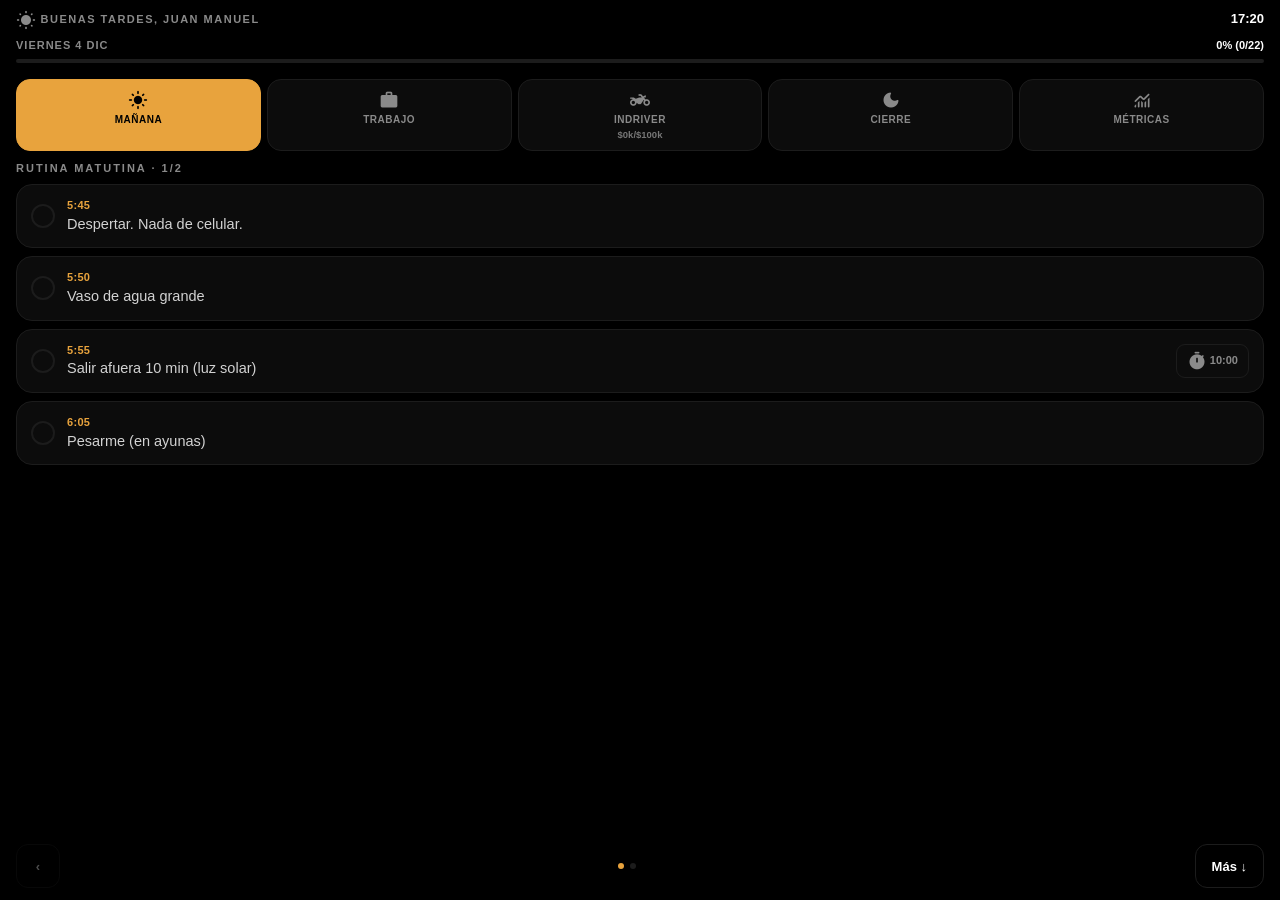
<file: index.html>
<!DOCTYPE html>
<html lang="es">
<head>
<meta charset="UTF-8">
<meta name="viewport" content="width=device-width, initial-scale=1.0, user-scalable=no">
<meta name="apple-mobile-web-app-capable" content="yes">
<meta name="apple-mobile-web-app-status-bar-style" content="black-translucent">
<title>Rutina Diaria</title>
<link rel="stylesheet" href="https://fonts.googleapis.com/css2?family=Material+Symbols+Rounded:opsz,wght,FILL,GRAD@24,400,1,0">
<style>
  :root{
    --bg:#000000; --ink:#FFFFFF; --mut:#8A8A8A; --line:#1C1C1C; --card:#0C0C0C;
    --accent:#E8A33D;
    /* aliases so every existing rule + the JS keep working unchanged */
    --surface:var(--card); --surface2:#141414;
    --text:var(--ink); --text-sec:var(--mut);
    --accent-glow:var(--accent);
    --success:var(--ink); --warning:var(--accent); --danger:#5A5A5A; --gold:var(--accent);
  }
  *{box-sizing:border-box; -webkit-tap-highlight-color:transparent; user-select:none;}
  button, input, textarea{
    -webkit-appearance:none; appearance:none;
    font-family:inherit; -webkit-tap-highlight-color:transparent;
  }
  button{ cursor:pointer; }
  html,body{margin:0; padding:0; width:100vw; height:100vh; overflow:hidden;
    background:var(--bg); color:#d2d2d2; font-weight:500;
    font-family:-apple-system,BlinkMacSystemFont,'SF Pro Display',sans-serif; font-size:16px; line-height:1.35;}
  #app{display:flex; flex-direction:column; height:100vh; height:100dvh; position:relative;}

  /* ---- header ---- */
  #header{padding:10px 16px 6px 16px; flex-shrink:0;}
  #headerTop{display:flex; justify-content:space-between; align-items:baseline;}
  #greeting{font-size:11px; color:var(--mut); font-weight:800; text-transform:uppercase; letter-spacing:1.5px;}
  #clock{font-size:13px; color:var(--text); font-weight:700; font-variant-numeric:tabular-nums;}
  #progressLabel{display:flex; justify-content:space-between; font-size:11px; color:var(--mut); margin:8px 0 6px 0; font-weight:800; text-transform:uppercase; letter-spacing:1px;}
  #progressLabel b{color:var(--text); font-weight:800; letter-spacing:0;}
  #progressBarBg{width:100%; height:4px; background:var(--line); border-radius:99px; overflow:hidden;}
  #progressBarFill{height:100%; width:0%; border-radius:99px; background:var(--accent); transition:width .3s ease;}

  /* ---- tabs ---- */
  #tabs{display:flex; gap:6px; padding:10px 16px 10px 16px; flex-shrink:0; overflow-x:auto;}
  .tab-btn{flex:1; min-width:60px; padding:10px 4px; border:1px solid var(--line); border-radius:14px;
    background:var(--card); color:var(--mut); font-size:10px; font-weight:800;
    text-transform:uppercase; letter-spacing:.5px;
    display:flex; flex-direction:column; align-items:center; gap:3px;}
  .tab-btn.active{background:var(--accent); color:#000; border-color:var(--accent);}
  .tab-btn.goal-hit{border-color:var(--text); color:var(--text);}
  .tab-label{display:block;}
  .tab-sub{display:block; font-size:9.5px; font-weight:800; opacity:.85; margin-top:1px; letter-spacing:0; text-transform:none;}
  .tab-btn .material-symbols-rounded{font-size:20px; display:block; margin:0 auto 1px auto;}

  .material-symbols-rounded{
    font-family:'Material Symbols Rounded';
    font-weight:normal; font-style:normal;
    font-variation-settings:'FILL' 1,'wght' 400,'GRAD' 0,'opsz' 24;
    font-size:20px; vertical-align:middle; line-height:1;
    display:inline-block; white-space:nowrap; word-wrap:normal; direction:ltr;
    -webkit-font-smoothing:antialiased;
  }
  .summary-box .material-symbols-rounded{font-size:18px;}

  /* ---- content ---- */
  #content{flex:1; overflow:hidden; padding:0 16px 12px 16px; position:relative;}
  .section{display:none; height:100%; flex-direction:column; overflow:hidden;}
  .section.active{display:flex;}
  /* Métricas es pantalla de revisión/ajustes (no parte del flujo cronometrado), permite scroll interno
     como red de seguridad en celulares chicos con las filas de meta+agua agregadas */
  #sec-metricas.section{overflow-y:auto; -webkit-overflow-scrolling:touch;}
  /* InDriver: permitir scroll en toda la sección */
  #sec-indriver.section{overflow:visible;}
  #sec-indriver .indriver-wrap{overflow-y:auto; -webkit-overflow-scrolling:touch; flex:1;}

  .section-title{font-size:11px; color:var(--mut); margin:10px 0 8px 0; font-weight:800;
    text-transform:uppercase; letter-spacing:2px;}
  .section-title:first-child{margin-top:0;}

  .item{display:flex; align-items:center; gap:12px; background:var(--card); border:1px solid var(--line);
    border-radius:16px; padding:13px 14px; margin-bottom:8px; min-height:44px; transition:opacity .25s;}
  .item.done{opacity:.4;}
  .item.done .item-text{text-decoration:line-through;}
  .item.pending{opacity:1;}

  .check{width:24px; height:24px; border-radius:50%; border:2px solid var(--line); flex-shrink:0;
    display:flex; align-items:center; justify-content:center; font-size:14px; color:transparent;
    font-weight:bold; transition:transform .18s ease, background .18s ease;}
  .item.done .check{background:var(--ink);
    border-color:var(--ink); color:#000;}
  .check.pop{animation:popCheck .35s ease;}
  @keyframes popCheck{0%{transform:scale(1);}45%{transform:scale(1.35);}100%{transform:scale(1);}}

  .item-body{flex:1; min-width:0;}
  .item-time{font-size:11px; color:var(--accent); font-weight:800; letter-spacing:.3px;}
  .item-text{font-size:14.5px; margin-top:2px; color:#d2d2d2; font-weight:500;}

  .timer-btn{flex-shrink:0; background:transparent; border:1px solid var(--line); color:var(--mut);
    border-radius:9px; padding:6px 10px; font-size:11px; font-weight:800;}

  /* ---- pagination (mañana) ---- */
  .page-wrap{flex:1; display:flex; flex-direction:column; overflow:hidden;}
  .page{display:none; flex:1; flex-direction:column; justify-content:flex-start;}
  .page.active{display:flex;}
  .page-nav{display:flex; align-items:center; justify-content:space-between; margin-top:auto; padding-top:8px; flex-shrink:0;}
  .page-nav-btn{background:transparent; border:1px solid var(--line); color:var(--text); border-radius:12px;
    padding:10px 16px; font-size:13px; font-weight:700; min-width:44px; min-height:44px;}
  .page-nav-btn:disabled{opacity:.3;}
  .page-dots{display:flex; gap:6px;}
  .page-dot{width:6px; height:6px; border-radius:50%; background:var(--line);}
  .page-dot.active{background:var(--accent);}

  .postit{background:var(--card); border:1px dashed var(--line); border-left:3px solid var(--accent);
    border-radius:14px; padding:12px 14px; margin-bottom:8px; font-size:13.5px; color:#d2d2d2;}
  .postit textarea{width:100%; background:transparent; border:none; color:var(--text); font-size:13.5px;
    font-family:inherit; resize:none; outline:none; min-height:38px;}
  .postit-hint{font-size:10px; color:var(--mut); margin-top:4px; text-transform:uppercase; letter-spacing:1px; font-weight:800;}

  /* ---- metrics ---- */
  .metric-row{background:var(--card); border:1px solid var(--line); border-radius:16px; padding:12px 14px; margin-bottom:8px;}
  .metric-label{font-size:11px; color:var(--mut); margin-bottom:8px; font-weight:800; text-transform:uppercase; letter-spacing:1.5px; display:flex; justify-content:space-between; align-items:center; gap:6px;}
  .auto-tag{font-size:9px; background:transparent; border:1px solid var(--line); color:var(--mut); padding:2px 6px; border-radius:6px; font-weight:800; letter-spacing:.5px; text-transform:uppercase;}
  .trend{font-size:13px; font-weight:800;}
  .trend.up{color:var(--mut);} .trend.down{color:var(--text);} .trend.same{color:var(--mut);}
  .metric-input{width:100%; background:transparent; border:1px solid var(--line); border-radius:10px;
    color:var(--text); font-size:16px; padding:9px 11px; font-weight:700;}
  .metric-readonly{color:var(--text); font-weight:800; border-style:dashed; opacity:.9;}
  .yn-row{display:flex; gap:8px;}
  .yn-btn{flex:1; padding:10px; border-radius:10px; border:1px solid var(--line); background:transparent;
    color:var(--mut); font-size:14px; font-weight:700;}
  .yn-btn.sel-yes{background:var(--ink); color:#000; border-color:var(--ink);}
  .yn-btn.sel-no{background:transparent; color:var(--text); border-color:var(--text);}
  .meta-bar-bg{width:100%; height:6px; background:var(--line); border-radius:99px; overflow:hidden; margin-top:6px;}
  .meta-bar-fill{height:100%; background:var(--accent); border-radius:99px; transition:width .3s;}
  .meta-bar-txt{font-size:11px; color:var(--mut); margin-top:5px; text-align:right; font-weight:700;}
  .rating-row{display:flex; gap:6px; justify-content:space-between;}
  .rating-btn{flex:1; background:transparent; border:1px solid var(--line); border-radius:12px; padding:8px 0;
    font-size:22px; min-height:44px;}
  .rating-btn.sel{background:var(--accent); border-color:var(--accent);}

  /* ---- InDriver module ---- */
  .indriver-wrap{display:flex; flex-direction:column; height:100%; overflow-y:auto; -webkit-overflow-scrolling:touch;}
  .turno-btn{width:100%; padding:15px; border-radius:14px; border:none; font-size:14px; font-weight:800;
    margin-bottom:10px; text-transform:uppercase; letter-spacing:1px;}
  .turno-btn.start{background:var(--ink); color:#000;}
  .turno-btn.stop{background:transparent; color:var(--text); border:1px solid var(--line);}
  #turnoClock{text-align:center; font-size:clamp(28px,9vw,38px); font-weight:800; font-variant-numeric:tabular-nums;
    letter-spacing:-1px; color:var(--accent); margin-bottom:8px; display:none;}
  #turnoClock.show{display:block;}

  .summary-box{background:var(--card); border:1px solid var(--line); border-radius:16px; padding:12px 14px; margin-bottom:10px; flex-shrink:0;}
  .summary-line{display:flex; justify-content:space-between; font-size:12px; color:var(--mut); margin-bottom:4px; font-weight:700; text-transform:uppercase; letter-spacing:.5px;}
  .summary-line b{color:var(--text); font-weight:800; text-transform:none; letter-spacing:0;}
  #netoLine{font-size:clamp(30px,10vw,40px); font-weight:800; letter-spacing:-2px; color:var(--text);
    display:flex; justify-content:space-between; align-items:center; margin:6px 0;}

  /* ---- bloque de entrada grande y centrado ---- */
  .entry-block{background:var(--card); border:1px solid var(--line); border-radius:20px;
    padding:16px 16px 14px 16px; margin-bottom:10px; flex-shrink:0;}
  .entry-toggles{display:flex; justify-content:center; gap:8px; margin-bottom:10px;}
  .propina-btn{background:transparent; border:2px solid var(--line); border-radius:99px;
    padding:8px 16px; font-size:12px; font-weight:800; display:flex; align-items:center; gap:6px;
    text-transform:uppercase; letter-spacing:.5px; color:var(--mut);}
  .propina-btn .material-symbols-rounded{font-size:16px;}
  .propina-btn.active{border-color:var(--accent); background:transparent; color:var(--accent);}
  .mic-btn{background:transparent; border:2px solid var(--line); border-radius:99px; color:var(--mut);
    padding:8px 16px; font-size:12px; display:flex; align-items:center; gap:6px;}
  .mic-btn.listening{border-color:var(--accent); color:var(--accent); animation:micPulse 1s infinite;}
  @keyframes micPulse{0%,100%{opacity:1;}50%{opacity:.4;}}
  #micHint{font-size:11px; color:var(--mut); text-align:center; min-height:14px; margin:0 0 4px 0; flex-shrink:0;}

  #entryInputWrap{text-align:center; padding:6px 0 4px 0;}
  #entryCurrency{font-size:20px; color:var(--mut); font-weight:700; vertical-align:top; margin-right:2px;}
  #carreraInput{background:transparent; border:none; color:var(--text);
    font-size:clamp(44px,16vw,64px); font-weight:800; letter-spacing:-2px;
    padding:0; text-align:center; width:100%; -moz-appearance:textfield;}
  #carreraInput::-webkit-outer-spin-button, #carreraInput::-webkit-inner-spin-button{-webkit-appearance:none; margin:0;}
  #entryUnit{text-align:center; color:var(--mut); font-size:11px; font-weight:800; text-transform:uppercase;
    letter-spacing:1.5px; margin-top:-4px; margin-bottom:12px;}
  .add-btn-big{width:100%; background:var(--accent); color:#000; border:none; border-radius:16px;
    font-size:15px; font-weight:800; text-transform:uppercase; letter-spacing:1px;
    padding:16px; min-height:56px; display:flex; align-items:center; justify-content:center; gap:8px;}
  .add-btn-big .material-symbols-rounded{font-size:22px;}
  .add-btn-big:active{opacity:.85;}

  .quick-expenses{display:flex; gap:6px; margin-bottom:10px; flex-shrink:0;}
  .qexp-btn{flex:1; background:transparent; border:1px solid var(--line); border-radius:12px; padding:9px 4px;
    font-size:11px; font-weight:800; color:var(--mut); min-height:44px; text-transform:uppercase; letter-spacing:.3px;}
  .qexp-btn.active{background:var(--text); color:#000; border-color:var(--text);}

  #recordsList{flex:none; overflow-y:auto; max-height:240px; min-height:0;}
  .record-row{display:flex; justify-content:space-between; align-items:center; background:transparent;
    border:1px solid var(--line); border-radius:12px; padding:8px 12px; margin-bottom:6px; font-size:13px;}
  .record-row.carrera{color:var(--text);}
  .record-row.propina{color:var(--accent);}
  .record-row.gasto{color:var(--mut);}
  .record-del{background:none; border:none; color:var(--mut); font-size:16px; padding:4px 8px;}

  /* ---- timer overlay ---- */
  #timerOverlay{position:fixed; inset:0; background:var(--bg); z-index:50; display:none;
    flex-direction:column; align-items:center; justify-content:center; gap:24px;}
  #timerOverlay.show{display:flex;}
  #timerLabel{font-size:12px; color:var(--mut); text-align:center; padding:0 20px; font-weight:800;
    text-transform:uppercase; letter-spacing:2px;}
  #ringWrap{position:relative; width:220px; height:220px;}
  #ringWrap svg{transform:rotate(-90deg);}
  #timerClock{position:absolute; inset:0; display:flex; align-items:center; justify-content:center;
    font-size:48px; font-weight:800; letter-spacing:-2px; font-variant-numeric:tabular-nums; color:var(--text);}
  #timerControls{display:flex; gap:14px;}
  .tbtn{padding:14px 24px; border-radius:14px; border:1px solid var(--line); font-size:14px; font-weight:800;
    text-transform:uppercase; letter-spacing:.5px;}
  .tbtn-start{background:var(--ink); color:#000; border-color:var(--ink);}
  .tbtn-reset{background:transparent; color:var(--text);}
  .tbtn-close{background:transparent; color:var(--mut);}

  /* ---- reset confirmation modal ---- */
  #resetModal{position:fixed; inset:0; background:rgba(0,0,0,.85); z-index:70; display:none;
    align-items:center; justify-content:center; padding:24px;}
  #resetModal.show{display:flex;}
  #resetBox{background:var(--card); border:1px solid var(--line); border-radius:18px;
    padding:22px; width:100%; max-width:340px;}
  #resetTitle{font-size:15px; font-weight:800; display:flex; align-items:center; gap:6px; margin-bottom:10px;
    text-transform:uppercase; letter-spacing:1px;}
  #resetTitle .material-symbols-rounded{font-size:20px; color:var(--text);}
  #resetDesc{font-size:13px; color:var(--mut); line-height:1.5; margin-bottom:16px;}
  #resetPhraseHint{font-size:12px; color:var(--mut); margin-bottom:8px;}
  #resetPhraseHint b{color:var(--text); letter-spacing:.5px;}
  #resetConfirmInput{width:100%; box-sizing:border-box; padding:12px; border-radius:10px; border:1px solid var(--line);
    background:var(--bg); color:var(--text); font-size:16px; text-transform:uppercase; letter-spacing:.5px;
    margin-bottom:16px;}
  #resetConfirmInput:focus{outline:none; border-color:var(--accent);}
  #resetModalBtns{display:flex; gap:10px;}
  #resetModalBtns button{flex:1; padding:12px; border-radius:10px; border:1px solid var(--line); font-size:14px; font-weight:800;
    text-transform:uppercase; letter-spacing:.5px;}
  #resetCancelBtn{background:transparent; color:var(--text);}
  #resetConfirmBtn{background:var(--ink); color:#000; border-color:var(--ink);}
  #resetConfirmBtn:disabled{background:transparent; color:var(--mut); opacity:.5;}

  /* ---- meta ajustable (solo Métricas) ---- */
  .meta-bar-txt-row{display:flex; justify-content:space-between; align-items:center; margin-top:5px;}
  .meta-bar-txt-row .meta-bar-txt{margin-top:0;}
  #metaEditBtn{background:none; border:none; color:var(--accent); font-size:11px; font-weight:800;
    display:flex; align-items:center; gap:2px; padding:4px 6px; text-transform:uppercase; letter-spacing:.5px;}
  #metaEditBtn .material-symbols-rounded{font-size:14px;}
  .meta-edit-input{width:100%; background:transparent; border:1px solid var(--accent); border-radius:10px;
    color:var(--text); font-size:16px; padding:8px 10px; margin-top:6px;}

  /* ---- agua ---- */
  #waterSummaryLine{display:flex; align-items:center; justify-content:space-between; color:var(--text);
    font-size:14px; font-weight:700;}
  #waterSummaryLine .material-symbols-rounded{color:var(--mut); font-size:20px;}
  #waterOverlay{position:fixed; inset:0; background:var(--bg); z-index:65; display:none;
    flex-direction:column; padding:16px;}
  #waterOverlay.show{display:flex;}
  #waterHeader{display:flex; align-items:center; justify-content:space-between; flex-shrink:0;}
  #waterCloseBtn{width:36px; height:36px; border-radius:12px; background:transparent; border:1px solid var(--line); color:var(--text);}
  #waterTitle{font-size:12px; font-weight:800; display:flex; align-items:center; gap:6px; color:var(--mut);
    text-transform:uppercase; letter-spacing:1.5px;}
  #waterTotals{text-align:center; margin:20px 0 12px 0; flex-shrink:0;}
  #waterLiters{font-size:clamp(40px,13vw,52px); font-weight:800; letter-spacing:-2px; color:var(--text);}
  #waterSub{font-size:12px; color:var(--mut); margin-top:4px; font-weight:700;}
  #waterGrid{flex:1; overflow-y:auto; display:flex; flex-wrap:wrap; gap:10px; align-content:flex-start;
    justify-content:center; padding:10px 0;}
  .water-cup{width:44px; height:44px; border-radius:12px; background:var(--card);
    border:1px solid var(--line); display:flex; align-items:center; justify-content:center; font-size:20px;
    animation:cupIn .25s ease;}
  @keyframes cupIn{0%{transform:scale(0.3); opacity:0;}60%{transform:scale(1.15);}100%{transform:scale(1); opacity:1;}}
  #waterActions{display:flex; gap:10px; flex-shrink:0; padding-top:8px;}
  #waterMinusBtn{width:52px; background:transparent; border:1px solid var(--line); border-radius:14px; color:var(--text);}
  #waterPlusBtn{flex:1; background:var(--accent); border:none; border-radius:14px;
    color:#000; font-size:14px; font-weight:800; text-transform:uppercase; letter-spacing:.5px;
    display:flex; align-items:center; justify-content:center; gap:6px; min-height:52px;}

  /* ---- toast ---- */
  #toast{position:fixed; left:50%; bottom:26px; transform:translateX(-50%) translateY(20px); z-index:80;
    background:var(--card); border:1px solid var(--line); color:var(--text); font-size:13px; font-weight:700;
    padding:10px 16px; border-radius:12px; opacity:0; pointer-events:none; transition:opacity .25s, transform .25s;
    max-width:85vw; text-align:center;}
  #toast.show{opacity:1; transform:translateX(-50%) translateY(0);}

  /* ---- métricas corner buttons ---- */
  #metricasCorner{display:flex; justify-content:flex-end; gap:8px; margin-top:12px;}
  #exportBtn, #resetBtn{padding:8px 12px; border-radius:9px; background:transparent; color:var(--mut);
    border:1px solid var(--line); font-size:10px; font-weight:800; text-transform:uppercase; letter-spacing:.5px;
    display:flex; align-items:center; gap:4px; opacity:.55;}
  #exportBtn .material-symbols-rounded, #resetBtn .material-symbols-rounded{font-size:15px;}
  #exportBtn:active, #resetBtn:active{opacity:1;}

  /* ---- celebration flash + confetti ---- */
  #flash{position:fixed; inset:0; background:var(--accent); opacity:0; pointer-events:none; z-index:60;}
  #flash.go{animation:flashGo .5s ease;}
  @keyframes flashGo{0%{opacity:0;}20%{opacity:.35;}100%{opacity:0;}}
  .confetti{position:fixed; top:-10px; width:8px; height:8px; z-index:61; pointer-events:none; border-radius:2px;}
</style>
</head>
<body>
<div id="flash"></div>
<div id="app">

  <div id="header">
    <div id="headerTop"><span id="greeting"><span class="material-symbols-rounded" id="greetIcon">wb_sunny</span> —</span><span id="clock">--:--</span></div>
    <div id="progressLabel"><span id="dateLabel">—</span><b id="progressPct">0%</b></div>
    <div id="progressBarBg"><div id="progressBarFill"></div></div>
  </div>

  <div id="tabs">
    <button class="tab-btn active" data-tab="manana"><span class="material-symbols-rounded">light_mode</span><span class="tab-label">Mañana</span></button>
    <button class="tab-btn" data-tab="nesting"><span class="material-symbols-rounded">work</span><span class="tab-label">Trabajo</span></button>
    <button class="tab-btn" data-tab="indriver"><span class="material-symbols-rounded">two_wheeler</span><span class="tab-label">InDriver</span><span class="tab-sub" id="tabIndriverMeta">$0/$100k</span></button>
    <button class="tab-btn" data-tab="cierre"><span class="material-symbols-rounded">dark_mode</span><span class="tab-label">Cierre</span></button>
    <button class="tab-btn" data-tab="metricas"><span class="material-symbols-rounded">monitoring</span><span class="tab-label">Métricas</span></button>
  </div>

  <div id="content">

    <!-- MAÑANA (paginado) -->
    <div class="section active" id="sec-manana">
      <div class="page-wrap">
        <div class="page active" data-page="0">
          <div class="section-title">Rutina matutina · 1/2</div>
          <div class="item" data-id="m1"><div class="check"><span class="material-symbols-rounded">check</span></div><div class="item-body"><div class="item-time">5:45</div><div class="item-text">Despertar. Nada de celular.</div></div></div>
          <div class="item" data-id="m2"><div class="check"><span class="material-symbols-rounded">check</span></div><div class="item-body"><div class="item-time">5:50</div><div class="item-text">Vaso de agua grande</div></div></div>
          <div class="item" data-id="m3"><div class="check"><span class="material-symbols-rounded">check</span></div><div class="item-body"><div class="item-time">5:55</div><div class="item-text">Salir afuera 10 min (luz solar)</div></div><button class="timer-btn" data-timer="600" data-label="Luz solar afuera"><span class="material-symbols-rounded">timer</span> 10:00</button></div>
          <div class="item" data-id="m4"><div class="check"><span class="material-symbols-rounded">check</span></div><div class="item-body"><div class="item-time">6:05</div><div class="item-text">Pesarme (en ayunas)</div></div></div>
        </div>
        <div class="page" data-page="1">
          <div class="section-title">Rutina matutina · 2/2</div>
          <div class="item" data-id="m5"><div class="check"><span class="material-symbols-rounded">check</span></div><div class="item-body"><div class="item-time">6:10</div><div class="item-text">Desayuno rápido (2 huevos + arepa)</div></div></div>
          <div class="item" data-id="m6"><div class="check"><span class="material-symbols-rounded">check</span></div><div class="item-body"><div class="item-time">6:20</div><div class="item-text">Bañarme + vestirme</div></div></div>
          <div class="postit" id="postitBox">
            <div id="postitDisplay"><span class="material-symbols-rounded">push_pin</span> 6:40 — Post-it: "InDriver a las 5pm. Meta: $100k+"</div>
            <div class="postit-hint">Toca para editar</div>
          </div>
          <div class="item" data-id="m7"><div class="check"><span class="material-symbols-rounded">check</span></div><div class="item-body"><div class="item-time">6:50</div><div class="item-text">Salir. Café después de las 7:30am.</div></div></div>
        </div>
        <div class="page-nav">
          <button class="page-nav-btn" id="pagePrev" disabled>‹</button>
          <div class="page-dots"><div class="page-dot active" data-dot="0"></div><div class="page-dot" data-dot="1"></div></div>
          <button class="page-nav-btn" id="pageNext">Más ↓</button>
        </div>
      </div>
    </div>

    <!-- NESTING -->
    <div class="section" id="sec-nesting">
      <div class="section-title">Bloques de trabajo</div>
      <div class="item" data-id="n1"><div class="check"><span class="material-symbols-rounded">check</span></div><div class="item-body"><div class="item-time">7:00–9:30</div><div class="item-text">Trabajo 1</div></div></div>
      <div class="item" data-id="n2"><div class="check"><span class="material-symbols-rounded">check</span></div><div class="item-body"><div class="item-time">9:30–9:45</div><div class="item-text">Break (NO celular)</div></div><button class="timer-btn" data-timer="900" data-label="Break — nada de celular"><span class="material-symbols-rounded">timer</span> 15:00</button></div>
      <div class="item" data-id="n3"><div class="check"><span class="material-symbols-rounded">check</span></div><div class="item-body"><div class="item-time">9:45–12:00</div><div class="item-text">Trabajo 2</div></div></div>
      <div class="item" data-id="n4"><div class="check"><span class="material-symbols-rounded">check</span></div><div class="item-body"><div class="item-time">12:00–1:00</div><div class="item-text">Almuerzo + caminata (no siesta)</div></div><button class="timer-btn" data-timer="900" data-label="Caminata post-almuerzo"><span class="material-symbols-rounded">timer</span> 15:00</button></div>
      <div class="item" data-id="n5"><div class="check"><span class="material-symbols-rounded">check</span></div><div class="item-body"><div class="item-time">1:00–3:00</div><div class="item-text">Trabajo 3</div></div></div>
      <div class="item" data-id="n6"><div class="check"><span class="material-symbols-rounded">check</span></div><div class="item-body"><div class="item-time">3:00–3:15</div><div class="item-text">Break 2</div></div><button class="timer-btn" data-timer="900" data-label="Break 2"><span class="material-symbols-rounded">timer</span> 15:00</button></div>
      <div class="item" data-id="n7"><div class="check"><span class="material-symbols-rounded">check</span></div><div class="item-body"><div class="item-time">3:15–5:00</div><div class="item-text">Trabajo 4</div></div></div>
    </div>

    <!-- INDRIVER (módulo contador) -->
    <div class="section" id="sec-indriver">
      <div class="indriver-wrap">
        <div class="item" data-id="i1"><div class="check"><span class="material-symbols-rounded">check</span></div><div class="item-body"><div class="item-text">Checklist pre-turno (celular, Waze, saldo $50k, agua, casco)</div></div></div>

        <button class="turno-btn start" id="turnoBtn">Iniciar turno</button>
        <div id="turnoClock">00:00:00</div>

        <div class="summary-box">
          <div class="summary-line"><span><span class="material-symbols-rounded">payments</span> Bruto</span><b id="sumBruto">$0</b></div>
          <div class="summary-line"><span><span class="material-symbols-rounded">local_gas_station</span> Gastos</span><b id="sumGastos">$0</b></div>
          <div id="netoLine"><span><span class="material-symbols-rounded">check</span> Neto</span><span id="sumNeto">$0</span></div>
          <div class="meta-bar-bg"><div class="meta-bar-fill" id="metaFillTurno"></div></div>
          <div class="meta-bar-txt" id="metaTxtTurno">0% de $100.000</div>
        </div>

        <div class="entry-block">
          <div class="entry-toggles">
            <button class="propina-btn" id="propinaBtn"><span class="material-symbols-rounded">toll</span> Propina</button>
            <button class="mic-btn" id="micBtn"><span class="material-symbols-rounded">mic</span> Voz</button>
          </div>
          <div id="entryInputWrap">
            <span id="entryCurrency">$</span><input type="number" inputmode="numeric" id="carreraInput" placeholder="0">
          </div>
          <div id="entryUnit">Monto de la carrera</div>
          <div id="micHint"></div>
          <button class="add-btn-big" id="addBtn"><span class="material-symbols-rounded">add</span> Agregar</button>
        </div>

        <div class="quick-expenses">
          <button class="qexp-btn" data-exp="gasolina"><span class="material-symbols-rounded">local_gas_station</span> Gasolina</button>
          <button class="qexp-btn" data-exp="app"><span class="material-symbols-rounded">smartphone</span> App</button>
          <button class="qexp-btn" data-exp="comida"><span class="material-symbols-rounded">restaurant</span> Comida</button>
        </div>

        <div id="recordsList"></div>

        <div class="item" data-id="i2" style="margin-top:7px;"><div class="check"><span class="material-symbols-rounded">check</span></div><div class="item-body"><div class="item-text">Últimos viajes → Itagüí. Tanquear.</div></div></div>
      </div>
    </div>

    <!-- CIERRE -->
    <div class="section" id="sec-cierre">
      <div class="section-title">Cierre del día</div>
      <div class="item" data-id="c1"><div class="check"><span class="material-symbols-rounded">check</span></div><div class="item-body"><div class="item-time">12:00</div><div class="item-text">Anotar números (generado − gasolina − app = neto)</div></div></div>
      <div class="item" data-id="c2"><div class="check"><span class="material-symbols-rounded">check</span></div><div class="item-body"><div class="item-time">12:05</div><div class="item-text">Magnesio</div></div></div>
      <div class="item" data-id="c3"><div class="check"><span class="material-symbols-rounded">check</span></div><div class="item-body"><div class="item-time">12:10</div><div class="item-text">TCC: "¿Qué terribilicé?" + "¿1 cosa bien?"</div></div><button class="timer-btn" data-timer="300" data-label="TCC — reflexión"><span class="material-symbols-rounded">timer</span> 5:00</button></div>
      <div class="item" data-id="c4"><div class="check"><span class="material-symbols-rounded">check</span></div><div class="item-body"><div class="item-time">12:15</div><div class="item-text">Post-it para viernes</div></div></div>
      <div class="item" data-id="c5"><div class="check"><span class="material-symbols-rounded">check</span></div><div class="item-body"><div class="item-time">12:20</div><div class="item-text">Celular LEJOS</div></div></div>
      <div class="item" data-id="c6"><div class="check"><span class="material-symbols-rounded">check</span></div><div class="item-body"><div class="item-time">12:30</div><div class="item-text">Dormir</div></div></div>
    </div>

    <!-- METRICAS -->
    <div class="section" id="sec-metricas">
      <div class="metric-row">
        <div class="metric-label"><span><span class="material-symbols-rounded">scale</span> Peso (kg)</span><span class="trend" id="pesoTrend"></span></div>
        <input class="metric-input" type="number" step="0.1" inputmode="decimal" id="metricPeso" placeholder="0.0">
      </div>
      <div class="metric-row">
        <div class="metric-label"><span><span class="material-symbols-rounded">payments</span> InDriver neto ($)</span><span class="auto-tag">auto</span></div>
        <div class="metric-input metric-readonly" id="metricNeto">$0</div>
        <div class="meta-bar-bg"><div class="meta-bar-fill" id="metaFillMetrica"></div></div>
        <div class="meta-bar-txt-row">
          <div class="meta-bar-txt" id="metaTxtMetrica">0% de $100k</div>
          <button id="metaEditBtn"><span class="material-symbols-rounded">edit</span> meta</button>
        </div>
      </div>
      <div class="metric-row" id="waterRow">
        <div class="metric-label"><span class="material-symbols-rounded">water_drop</span> Agua hoy</div>
        <div id="waterSummaryLine"><span id="waterSummaryTxt">0 vasos · 0L</span><span class="material-symbols-rounded">chevron_right</span></div>
      </div>
      <div class="metric-row">
        <div class="metric-label"><span class="material-symbols-rounded">directions_walk</span> Caminata almuerzo</div>
        <div class="yn-row" data-yn="metricCaminata"><button class="yn-btn" data-val="si">Sí</button><button class="yn-btn" data-val="no">No</button></div>
      </div>
      <div class="metric-row">
        <div class="metric-label"><span class="material-symbols-rounded">bedtime</span> Dormir antes 1am</div>
        <div class="yn-row" data-yn="metricDormir"><button class="yn-btn" data-val="si">Sí</button><button class="yn-btn" data-val="no">No</button></div>
      </div>
      <div class="metric-row">
        <div class="metric-label"><span class="material-symbols-rounded">checklist</span> Checklist pre-turno (0-5)</div>
        <input class="metric-input" type="number" min="0" max="5" inputmode="numeric" id="metricChecklist" placeholder="0">
      </div>
      <div class="metric-row">
        <div class="metric-label"><span class="material-symbols-rounded">target</span> Rating del día</div>
        <div class="rating-row" id="ratingRow">
          <button class="rating-btn" data-val="2">😩</button>
          <button class="rating-btn" data-val="5">😐</button>
          <button class="rating-btn" data-val="7">😊</button>
          <button class="rating-btn" data-val="9">🔥</button>
        </div>
      </div>

      <div id="metricasCorner">
        <button id="exportBtn"><span class="material-symbols-rounded">download</span> Exportar .md</button>
        <button id="resetBtn"><span class="material-symbols-rounded">restart_alt</span> Reiniciar día</button>
      </div>
    </div>

  </div>
</div>

<div id="waterOverlay">
  <div id="waterHeader">
    <button id="waterCloseBtn"><span class="material-symbols-rounded">close</span></button>
    <div id="waterTitle"><span class="material-symbols-rounded">water_drop</span> Agua de hoy</div>
    <div style="width:36px;"></div>
  </div>
  <div id="waterTotals">
    <div id="waterLiters">0.0L</div>
    <div id="waterSub">0 de 8 vasos · meta 2L</div>
  </div>
  <div id="waterGrid"></div>
  <div id="waterActions">
    <button id="waterMinusBtn"><span class="material-symbols-rounded">remove</span></button>
    <button id="waterPlusBtn"><span class="material-symbols-rounded">add</span> Vaso (250ml)</button>
  </div>
</div>

<div id="toast"></div>

<div id="resetModal">
  <div id="resetBox">
    <div id="resetTitle"><span class="material-symbols-rounded">restart_alt</span> Reiniciar el día</div>
    <div id="resetDesc">Esto borra todo el progreso de hoy (checks, InDriver, métricas). Esta acción no se puede deshacer.</div>
    <div id="resetPhraseHint">Escribe <b>ESTOY SEGURO</b> para confirmar</div>
    <input type="text" id="resetConfirmInput" placeholder="ESTOY SEGURO" autocomplete="off" autocapitalize="characters" autocorrect="off" spellcheck="false">
    <div id="resetModalBtns">
      <button id="resetCancelBtn">Cancelar</button>
      <button id="resetConfirmBtn" disabled>Reiniciar</button>
    </div>
  </div>
</div>

<div id="timerOverlay">
  <div id="timerLabel"></div>
  <div id="ringWrap">
    <svg width="220" height="220">
      <circle cx="110" cy="110" r="100" stroke="#1C1C1C" stroke-width="10" fill="none"/>
      <circle id="ringProgress" cx="110" cy="110" r="100" stroke="#E8A33D" stroke-width="10" fill="none" stroke-linecap="round"/>
    </svg>
    <div id="timerClock">00:00</div>
  </div>
  <div id="timerControls">
    <button class="tbtn tbtn-start" id="timerStartBtn">Iniciar</button>
    <button class="tbtn tbtn-reset" id="timerResetBtn">Reset</button>
  </div>
  <button class="tbtn tbtn-close" id="timerCloseBtn">Cerrar</button>
</div>

<script>
(function(){
  var checkIds = ['m1','m2','m3','m4','m5','m6','m7',
                   'n1','n2','n3','n4','n5','n6','n7',
                   'i1','i2',
                   'c1','c2','c3','c4','c5','c6'];
  var tabGroups = {
    manana:['m1','m2','m3','m4','m5','m6','m7'],
    nesting:['n1','n2','n3','n4','n5','n6','n7'],
    indriver:['i1','i2'],
    cierre:['c1','c2','c3','c4','c5','c6']
  };
  var tabOrder = ['manana','nesting','indriver','cierre'];
  var tabNames = {manana:'Mañana', nesting:'Trabajo', indriver:'InDriver', cierre:'Cierre'};

  var META_GOAL = parseInt(localStorage.getItem('tracker_metaGoal'),10) || 100000;
  function setMetaGoal(v){
    META_GOAL = v;
    localStorage.setItem('tracker_metaGoal', String(v));
    renderSummary();
  }

  // ---- logical date (día cambia a las 4:00am) ----
  function logicalDateKey(d){
    var dt = new Date(d);
    if(dt.getHours() < 4){ dt.setDate(dt.getDate()-1); }
    var y=dt.getFullYear(), m=(dt.getMonth()+1+'').padStart(2,'0'), day=(dt.getDate()+'').padStart(2,'0');
    return y+'-'+m+'-'+day;
  }
  var dias=['domingo','lunes','martes','miércoles','jueves','viernes','sábado'];
  var meses=['ene','feb','mar','abr','may','jun','jul','ago','sep','oct','nov','dic'];
  function dateLabel(key){
    var parts = key.split('-'); var dt = new Date(parts[0], parts[1]-1, parts[2]);
    return dias[dt.getDay()].charAt(0).toUpperCase()+dias[dt.getDay()].slice(1)+' '+dt.getDate()+' '+meses[dt.getMonth()];
  }

  var currentDateKey = logicalDateKey(new Date());
  var STORAGE_KEY = 'tracker_' + currentDateKey;

  function defaultState(){
    var s = {checks:{}, metrics:{}, celebrated:{},
      indriver:{turnoActive:false, turnoStart:null, records:[], alerted80:false, alerted100:false},
      water:{vasos:0}};
    checkIds.forEach(function(id){ s.checks[id] = false; });
    return s;
  }
  function load(){
    // auto-reset check: si la última fecha guardada no es la actual, archiva y limpia
    var lastKey = localStorage.getItem('tracker_currentDateKey');
    if(lastKey && lastKey !== currentDateKey){
      try{
        var oldRaw = localStorage.getItem('tracker_'+lastKey);
        if(oldRaw){
          var oldState = JSON.parse(oldRaw);
          var hist = JSON.parse(localStorage.getItem('tracker_history') || '[]');
          hist.push({date:lastKey, metrics:oldState.metrics, checks:oldState.checks,
            indriver:oldState.indriver, water:oldState.water});
          if(hist.length>60) hist = hist.slice(-60);
          localStorage.setItem('tracker_history', JSON.stringify(hist));
        }
      }catch(e){}
    }
    localStorage.setItem('tracker_currentDateKey', currentDateKey);
    try{
      var raw = localStorage.getItem(STORAGE_KEY);
      if(raw){
        var parsed = JSON.parse(raw);
        var def = defaultState();
        parsed.checks = Object.assign(def.checks, parsed.checks||{});
        parsed.metrics = parsed.metrics||{};
        parsed.celebrated = parsed.celebrated||{};
        parsed.indriver = Object.assign({}, def.indriver, parsed.indriver||{});
        parsed.water = Object.assign({}, def.water, parsed.water||{});
        return parsed;
      }
    }catch(e){}
    return defaultState();
  }
  function save(){ try{ localStorage.setItem(STORAGE_KEY, JSON.stringify(state)); }catch(e){} }

  var state = load();
  document.getElementById('dateLabel').textContent = dateLabel(currentDateKey);

  // ---- header clock/greeting ----
  function updateHeader(){
    var now = new Date();
    var hh = (now.getHours()+'').padStart(2,'0'), mm=(now.getMinutes()+'').padStart(2,'0');
    document.getElementById('clock').textContent = hh+':'+mm;
    var h = now.getHours();
    var g = h<12 ? 'Buenos días' : h<19 ? 'Buenas tardes' : 'Buenas noches';
    var iconName = (h>=6 && h<19) ? 'wb_sunny' : 'nights_stay';
    document.getElementById('greetIcon').textContent = iconName;
    document.getElementById('greeting').lastChild.textContent = ' ' + g + ', Juan Manuel';
  }
  updateHeader();
  setInterval(updateHeader, 30000);

  // ---- tabs ----
  var tabBtns = document.querySelectorAll('.tab-btn');
  var sections = document.querySelectorAll('.section');
  tabBtns.forEach(function(btn){
    btn.addEventListener('click', function(){
      tabBtns.forEach(function(b){ b.classList.remove('active'); });
      sections.forEach(function(s){ s.classList.remove('active'); });
      btn.classList.add('active');
      document.getElementById('sec-'+btn.dataset.tab).classList.add('active');
    });
  });

  // ---- pagination mañana ----
  var pages = document.querySelectorAll('.page');
  var dots = document.querySelectorAll('.page-dot');
  var curPage = 0;
  function renderPage(){
    pages.forEach(function(p){ p.classList.toggle('active', +p.dataset.page===curPage); });
    dots.forEach(function(d){ d.classList.toggle('active', +d.dataset.dot===curPage); });
    document.getElementById('pagePrev').disabled = curPage===0;
    document.getElementById('pageNext').textContent = curPage===pages.length-1 ? 'Fin' : 'Más ↓';
  }
  document.getElementById('pagePrev').addEventListener('click', function(){ if(curPage>0){curPage--; renderPage();} });
  document.getElementById('pageNext').addEventListener('click', function(){ if(curPage<pages.length-1){curPage++; renderPage();} });
  renderPage();

  // ---- checklist items ----
  function fmtMoney(n){
    var neg = n < 0; n = Math.abs(n);
    var k = n / 1000;
    var rounded = Math.round(k * 10) / 10;
    var isWhole = Math.abs(rounded - Math.round(rounded)) < 0.001;
    var str = isWhole ? Math.round(rounded).toString() : rounded.toFixed(1).replace('.', ',');
    return '$' + (neg ? '-' : '') + str + 'k';
  }

  function toggleItem(id, el){
    state.checks[id] = !state.checks[id];
    el.classList.toggle('done', state.checks[id]);
    var chk = el.querySelector('.check');
    chk.classList.remove('pop'); void chk.offsetWidth; chk.classList.add('pop');
    save();
    updateProgress();
    checkTabCelebration();
  }

  // ---- mapa id → texto del item (para el export en Markdown) ----
  var itemLabels = {};
  document.querySelectorAll('.item[data-id]').forEach(function(el){
    var textEl = el.querySelector('.item-text');
    if(textEl) itemLabels[el.dataset.id] = textEl.textContent.trim();
  });

  document.querySelectorAll('.item[data-id]').forEach(function(el){
    var id = el.dataset.id;
    if(state.checks[id]) el.classList.add('done');
    el.addEventListener('click', function(e){
      if(e.target.closest('.timer-btn')) return;
      if(el.dataset.swiped==='1') return; // evita doble toggle justo después de un swipe
      toggleItem(id, el);
    });

    // ---- "un solo toque": deslizar a la derecha también marca (útil con guantes/en moto) ----
    var sx=0, sy=0, dx=0, dragging=false;
    el.addEventListener('touchstart', function(e){
      if(e.target.closest('.timer-btn')) return;
      sx = e.touches[0].clientX; sy = e.touches[0].clientY; dx=0; dragging=true;
    }, {passive:true});
    el.addEventListener('touchmove', function(e){
      if(!dragging) return;
      var x=e.touches[0].clientX, y=e.touches[0].clientY;
      dx = x-sx;
      if(Math.abs(y-sy) > Math.abs(dx)) return;
      var clamped = Math.max(0, Math.min(80, dx));
      el.style.transform = 'translateX('+clamped+'px)';
      el.style.background = clamped>50 ? 'rgba(232,163,61,.22)' : '';
    }, {passive:true});
    el.addEventListener('touchend', function(){
      if(!dragging) return;
      dragging=false;
      el.style.transition='transform .2s ease, background .2s ease';
      el.style.transform=''; el.style.background='';
      setTimeout(function(){ el.style.transition=''; }, 210);
      if(dx>55){
        el.dataset.swiped='1';
        toggleItem(id, el);
        setTimeout(function(){ el.dataset.swiped=''; }, 400);
      }
    });
  });

  function updateProgress(){
    var total = checkIds.length;
    var done = checkIds.filter(function(id){ return state.checks[id]; }).length;
    var pct = Math.round((done/total)*100);
    document.getElementById('progressPct').textContent = pct + '% (' + done + '/' + total + ')';
    var fill = document.getElementById('progressBarFill');
    fill.style.width = pct + '%';
  }

  function checkTabCelebration(){
    Object.keys(tabGroups).forEach(function(tab){
      var ids = tabGroups[tab];
      var allDone = ids.every(function(id){ return state.checks[id]; });
      if(allDone && !state.celebrated[tab]){
        state.celebrated[tab] = true;
        save();
        celebrate();
      } else if(!allDone && state.celebrated[tab]){
        state.celebrated[tab] = false;
        save();
      }
    });
  }

  function celebrate(){
    var flash = document.getElementById('flash');
    flash.classList.remove('go'); void flash.offsetWidth; flash.classList.add('go');
    var colors = ['#FFFFFF','#E8A33D','#8A8A8A'];
    for(var i=0;i<22;i++){
      var c = document.createElement('div');
      c.className='confetti';
      c.style.left = (Math.random()*100)+'vw';
      c.style.background = colors[Math.floor(Math.random()*colors.length)];
      c.style.transform = 'rotate('+(Math.random()*360)+'deg)';
      var dur = 1+Math.random()*0.8;
      c.style.transition = 'transform '+dur+'s ease-in, top '+dur+'s ease-in, opacity '+dur+'s ease-in';
      document.body.appendChild(c);
      (function(el,d){
        requestAnimationFrame(function(){
          el.style.top = '105vh';
          el.style.opacity = '0';
          el.style.transform += ' rotate('+(360+Math.random()*360)+'deg)';
        });
        setTimeout(function(){ el.remove(); }, d*1000+100);
      })(c,dur);
    }
  }

  // ---- post-it editable (persiste entre días) ----
  var postitBox = document.getElementById('postitBox');
  var postitDisplay = document.getElementById('postitDisplay');
  var savedPostit = localStorage.getItem('tracker_postit');
  if(savedPostit) postitDisplay.innerHTML = '<span class="material-symbols-rounded">push_pin</span>' + ' ' + savedPostit;
  postitBox.addEventListener('click', function(){
    if(postitBox.querySelector('textarea')) return;
    var current = postitDisplay.textContent.trim();
    postitBox.innerHTML = '<textarea id="postitEdit"></textarea><div class="postit-hint">Toca fuera para guardar</div>';
    var ta = document.getElementById('postitEdit');
    ta.value = current; ta.focus();
    function commit(){
      var val = ta.value.trim();
      if(val){ localStorage.setItem('tracker_postit', val); }
      postitBox.innerHTML = '<div id="postitDisplay"><span class="material-symbols-rounded">push_pin</span> ' + (val||'Toca para escribir tu post-it') + '</div><div class="postit-hint">Toca para editar</div>';
      postitDisplay = document.getElementById('postitDisplay');
    }
    ta.addEventListener('blur', commit);
  });

  // ---- metrics ----
  var pesoEl = document.getElementById('metricPeso');
  var netoEl = document.getElementById('metricNeto');
  var checklistEl = document.getElementById('metricChecklist');
  pesoEl.value = state.metrics.peso || '';
  checklistEl.value = state.metrics.checklist || '';

  function renderPesoTrend(){
    var hist = JSON.parse(localStorage.getItem('tracker_history') || '[]');
    var last = null;
    for(var i=hist.length-1;i>=0;i--){ if(hist[i].metrics && hist[i].metrics.peso){ last = parseFloat(hist[i].metrics.peso); break; } }
    var trendEl = document.getElementById('pesoTrend');
    var cur = parseFloat(pesoEl.value);
    if(last==null || isNaN(cur)){ trendEl.textContent=''; return; }
    if(cur > last){ trendEl.textContent='↑ +'+(cur-last).toFixed(1); trendEl.className='trend up'; }
    else if(cur < last){ trendEl.textContent='↓ '+(cur-last).toFixed(1); trendEl.className='trend down'; }
    else { trendEl.textContent='= igual'; trendEl.className='trend same'; }
  }
  renderPesoTrend();

  // ---- neto InDriver mostrado aquí en vivo: se recalcula desde los records reales
  // (ver renderMetaMetrica más abajo, invocada por renderSummary() cada vez que InDriver cambia) ----
  function renderMetaMetrica(neto){
    neto = neto || 0;
    var pct = Math.min(100, Math.round((neto/META_GOAL)*100));
    document.getElementById('metaFillMetrica').style.width = Math.max(0,pct)+'%';
    document.getElementById('metaTxtMetrica').textContent = Math.max(0,pct)+'% de '+fmtMoney(META_GOAL);
    netoEl.textContent = fmtMoney(neto);
  }

  // ---- meta ajustable: solo editable aquí, en Métricas ----
  document.getElementById('metaEditBtn').addEventListener('click', function(){
    var wrap = document.getElementById('metaTxtMetrica').closest('.metric-row');
    if(wrap.querySelector('.meta-edit-input')) return;
    var input = document.createElement('input');
    input.type='number'; input.inputMode='numeric'; input.className='meta-edit-input';
    input.placeholder='Meta en miles, ej: 120 = $120k';
    input.value = Math.round(META_GOAL/1000);
    wrap.appendChild(input);
    input.focus();
    function commit(){
      var v = parseFloat(input.value);
      if(!isNaN(v) && v>0){ setMetaGoal(Math.round(v*1000)); }
      input.remove();
    }
    input.addEventListener('blur', commit);
    input.addEventListener('keydown', function(e){ if(e.key==='Enter') input.blur(); });
  });

  pesoEl.addEventListener('input', function(){ state.metrics.peso = pesoEl.value; save(); renderPesoTrend(); });
  checklistEl.addEventListener('input', function(){ state.metrics.checklist = checklistEl.value; save(); });

  document.querySelectorAll('.yn-row').forEach(function(row){
    var key = row.dataset.yn;
    var current = state.metrics[key];
    row.querySelectorAll('.yn-btn').forEach(function(btn){
      if(btn.dataset.val === current) btn.classList.add(current==='si'?'sel-yes':'sel-no');
      btn.addEventListener('click', function(){
        row.querySelectorAll('.yn-btn').forEach(function(b){ b.classList.remove('sel-yes','sel-no'); });
        state.metrics[key] = btn.dataset.val;
        btn.classList.add(btn.dataset.val==='si'?'sel-yes':'sel-no');
        save();
      });
    });
  });

  var ratingRow = document.getElementById('ratingRow');
  if(state.metrics.rating){
    ratingRow.querySelectorAll('.rating-btn').forEach(function(b){ if(b.dataset.val===state.metrics.rating) b.classList.add('sel'); });
  }
  ratingRow.querySelectorAll('.rating-btn').forEach(function(btn){
    btn.addEventListener('click', function(){
      ratingRow.querySelectorAll('.rating-btn').forEach(function(b){ b.classList.remove('sel'); });
      btn.classList.add('sel');
      state.metrics.rating = btn.dataset.val;
      save();
    });
  });

  // ---- agua: pantalla desplegable estilo "conteo de vasos" ----
  var WATER_ML = 250, WATER_GOAL_VASOS = 8;
  var waterOverlay = document.getElementById('waterOverlay');
  function renderWater(){
    var n = state.water.vasos || 0;
    var liters = (n*WATER_ML/1000);
    document.getElementById('waterSummaryTxt').textContent = n + (n===1?' vaso · ':' vasos · ') + liters.toFixed(1).replace('.0','')+'L';
    document.getElementById('waterLiters').textContent = liters.toFixed(2).replace(/0$/,'').replace(/\.$/,'')+'L';
    document.getElementById('waterSub').textContent = n + ' de ' + WATER_GOAL_VASOS + ' vasos · meta 2L';
    var grid = document.getElementById('waterGrid');
    grid.innerHTML = '';
    for(var i=0;i<n;i++){
      var cup = document.createElement('div');
      cup.className = 'water-cup';
      cup.textContent = '💧';
      grid.appendChild(cup);
    }
  }
  renderWater();
  document.getElementById('waterRow').addEventListener('click', function(){
    renderWater();
    waterOverlay.classList.add('show');
  });
  document.getElementById('waterCloseBtn').addEventListener('click', function(){
    waterOverlay.classList.remove('show');
  });
  document.getElementById('waterPlusBtn').addEventListener('click', function(){
    state.water.vasos = (state.water.vasos||0) + 1;
    save(); renderWater();
    if(state.water.vasos === WATER_GOAL_VASOS){ buzz([40,50,40]); showToast('💧 ¡2L completados hoy!'); }
  });
  document.getElementById('waterMinusBtn').addEventListener('click', function(){
    state.water.vasos = Math.max(0, (state.water.vasos||0) - 1);
    save(); renderWater();
  });

  // ---- audio beep ----
  var audioCtx = null;
  function unlockAudio(){ if(!audioCtx){ try{ audioCtx = new (window.AudioContext||window.webkitAudioContext)(); }catch(e){} } }
  function beep(){
    if(!audioCtx) return;
    try{
      [0,180].forEach(function(delay){
        setTimeout(function(){
          var o = audioCtx.createOscillator(), g = audioCtx.createGain();
          o.type='sine'; o.frequency.value=880;
          g.gain.setValueAtTime(0.0001, audioCtx.currentTime);
          g.gain.exponentialRampToValueAtTime(0.25, audioCtx.currentTime+0.01);
          g.gain.exponentialRampToValueAtTime(0.0001, audioCtx.currentTime+0.15);
          o.connect(g); g.connect(audioCtx.destination);
          o.start(); o.stop(audioCtx.currentTime+0.16);
        }, delay);
      });
    }catch(e){}
  }

  // ---- timer overlay con ring ----
  var overlay = document.getElementById('timerOverlay');
  var clockEl = document.getElementById('timerClock');
  var labelEl = document.getElementById('timerLabel');
  var startBtn = document.getElementById('timerStartBtn');
  var resetTBtn = document.getElementById('timerResetBtn');
  var closeBtn = document.getElementById('timerCloseBtn');
  var ring = document.getElementById('ringProgress');
  var RING_C = 2*Math.PI*100;
  ring.style.strokeDasharray = RING_C;
  ring.style.strokeDashoffset = 0;

  var timerTotal=0, timerRemaining=0, timerInterval=null, timerRunning=false;
  function fmt(sec){ var m=Math.floor(sec/60), s=sec%60; return (m<10?'0':'')+m+':'+(s<10?'0':'')+s; }
  function renderClock(){
    clockEl.textContent = fmt(timerRemaining);
    var frac = timerTotal>0 ? timerRemaining/timerTotal : 0;
    ring.style.strokeDashoffset = RING_C*(1-frac);
  }

  document.querySelectorAll('.timer-btn').forEach(function(btn){
    btn.addEventListener('click', function(e){
      e.stopPropagation();
      timerTotal = parseInt(btn.dataset.timer,10);
      timerRemaining = timerTotal;
      labelEl.textContent = btn.dataset.label;
      ring.style.stroke = '#E8A33D';
      renderClock();
      startBtn.textContent = 'Iniciar';
      timerRunning = false;
      overlay.classList.add('show');
    });
  });

  function tick(){
    if(timerRemaining>0){
      timerRemaining--; renderClock();
      if(timerRemaining===0){
        clearInterval(timerInterval); timerRunning=false; startBtn.textContent='Iniciar';
        if(navigator.vibrate) navigator.vibrate([200,100,200,100,200]);
        beep();
        ring.style.stroke = '#FFFFFF';
      }
    }
  }
  startBtn.addEventListener('click', function(){
    unlockAudio();
    if(timerRunning){
      clearInterval(timerInterval); timerRunning=false; startBtn.textContent='Iniciar';
    }else{
      ring.style.stroke = '#E8A33D';
      timerInterval = setInterval(tick,1000);
      timerRunning=true; startBtn.textContent='Pausar';
    }
  });
  resetTBtn.addEventListener('click', function(){
    clearInterval(timerInterval); timerRunning=false; timerRemaining=timerTotal;
    ring.style.stroke='#E8A33D'; startBtn.textContent='Iniciar'; renderClock();
  });
  closeBtn.addEventListener('click', function(){ clearInterval(timerInterval); timerRunning=false; overlay.classList.remove('show'); });

  // ---- InDriver: turno + módulo carreras ----
  var idv = state.indriver;
  var turnoBtn = document.getElementById('turnoBtn');
  var turnoClock = document.getElementById('turnoClock');
  var turnoInterval = null;

  function fmtHMS(sec){
    var h=Math.floor(sec/3600), m=Math.floor((sec%3600)/60), s=sec%60;
    return (h<10?'0':'')+h+':'+(m<10?'0':'')+m+':'+(s<10?'0':'')+s;
  }
  function renderTurnoClock(){
    if(!idv.turnoActive || !idv.turnoStart) return;
    var elapsed = Math.floor((Date.now()-idv.turnoStart)/1000);
    turnoClock.textContent = fmtHMS(elapsed);
  }
  function startTurnoTicker(){
    turnoClock.classList.add('show');
    renderTurnoClock();
    turnoInterval = setInterval(renderTurnoClock, 1000);
  }
  if(idv.turnoActive){ turnoBtn.textContent='Terminar turno'; turnoBtn.className='turno-btn stop'; startTurnoTicker(); }

  turnoBtn.addEventListener('click', function(){
    unlockAudio();
    if(!idv.turnoActive){
      idv.turnoActive = true; idv.turnoStart = Date.now();
      turnoBtn.textContent='Terminar turno'; turnoBtn.className='turno-btn stop';
      startTurnoTicker();
    }else{
      idv.turnoActive = false;
      clearInterval(turnoInterval);
      turnoClock.classList.remove('show');
      turnoBtn.textContent='Iniciar turno'; turnoBtn.className='turno-btn start';
    }
    save();
  });

  var propinaActive = false;
  var pendingExpense = null;
  var carreraInput = document.getElementById('carreraInput');
  var propinaBtn = document.getElementById('propinaBtn');
  var addBtn = document.getElementById('addBtn');
  var entryUnit = document.getElementById('entryUnit');

  function updateEntryUnit(){
    if(pendingExpense){ entryUnit.textContent = 'Gasto · ' + labelExp(pendingExpense); }
    else if(propinaActive){ entryUnit.textContent = 'Propina'; }
    else { entryUnit.textContent = 'Monto de la carrera'; }
  }

  propinaBtn.addEventListener('click', function(){
    propinaActive = !propinaActive;
    propinaBtn.classList.toggle('active', propinaActive);
    if(propinaActive){ pendingExpense=null; refreshQuickBtns(); }
    updateEntryUnit();
    carreraInput.focus();
  });

  document.querySelectorAll('.qexp-btn').forEach(function(btn){
    btn.addEventListener('click', function(){
      if(pendingExpense === btn.dataset.exp){ pendingExpense = null; }
      else{ pendingExpense = btn.dataset.exp; propinaActive=false; propinaBtn.classList.remove('active'); }
      refreshQuickBtns();
      updateEntryUnit();
      carreraInput.focus();
    });
  });
  function labelExp(k){ return k==='gasolina'?'Gasolina':k==='app'?'App':'Comida'; }
  function refreshQuickBtns(){
    document.querySelectorAll('.qexp-btn').forEach(function(b){ b.classList.toggle('active', b.dataset.exp===pendingExpense); });
  }

  // ---- registro con voz ----
  // Convierte voz en español a un número EN MILES (formato k).
  // Ejemplo: "ocho" → 8, "ocho mil" → 8, "quince mil" → 15,
  // "diez" → 10, "ciento veinte mil" → 120.
  // El input trabaja en k (se multiplica x1000 al guardar), así que:
  //   - Si el resultado es ≥1000, asumimos que dijo "X mil" → dividir /1000.
  //   - Si el resultado es <1000, se usa directo (ya es el valor en k).
  // Solo devuelve números, nunca letras.
  function parseSpanishNumber(text){
    text = text.toLowerCase()
      .replace(/í/g,'i').replace(/ó/g,'o').replace(/á/g,'a').replace(/é/g,'e').replace(/ú/g,'u')
      .replace(/[^a-z0-9 ]/g,' ');
    var units = {cero:0,un:1,uno:1,una:1,dos:2,tres:3,cuatro:4,cinco:5,seis:6,siete:7,ocho:8,nueve:9,
      diez:10,once:11,doce:12,trece:13,catorce:14,quince:15,dieciseis:16,diecisiete:17,dieciocho:18,diecinueve:19,
      veinte:20,veintiuno:21,veintidos:22,veintitres:23,veinticuatro:24,veinticinco:25,veintiseis:26,veintisiete:27,veintiocho:28,veintinueve:29};
    var tens = {treinta:30,cuarenta:40,cincuenta:50,sesenta:60,setenta:70,ochenta:80,noventa:90};
    var hundreds = {cien:100,ciento:100,doscientos:200,trescientos:300,cuatrocientos:400,quinientos:500,
      seiscientos:600,setecientos:700,ochocientos:800,novecientos:900};
    var words = text.split(/\s+/).filter(Boolean);
    var total = 0, found = false, i = 0, hadMil = false;
    while(i < words.length){
      var w = words[i];
      if(hundreds[w] != null){ total += hundreds[w]; found = true; i++; continue; }
      if(tens[w] != null){
        total += tens[w]; found = true; i++;
        if(words[i]==='y' && units[words[i+1]] != null){ total += units[words[i+1]]; i += 2; }
        continue;
      }
      if(units[w] != null){ total += units[w]; found = true; i++; continue; }
      if(w === 'mil'){ total = (total || 1) * 1000; found = true; hadMil = true; i++; continue; }
      i++;
    }
    // Si no encontró palabras numéricas, buscar dígitos directos
    if(!found){
      var direct = text.match(/\d+/);
      if(direct) { total = parseInt(direct[0],10); found = true; hadMil = total >= 1000; }
    }
    if(!found) return null;
    // Convertir a formato k: si es ≥1000, dividir entre 1000
    if(total >= 1000) return Math.round(total / 1000);
    return total;
  }

  var SpeechRecognitionCtor = window.SpeechRecognition || window.webkitSpeechRecognition;
  var micBtn = document.getElementById('micBtn');
  var micHint = document.getElementById('micHint');
  if(SpeechRecognitionCtor){
    var recognition = new SpeechRecognitionCtor();
    recognition.lang = 'es-CO';
    recognition.continuous = false;
    recognition.interimResults = false;
    recognition.maxAlternatives = 1;
    var recognizing = false;

    micBtn.addEventListener('click', function(){
      unlockAudio();
      if(recognizing){ recognition.stop(); return; }
      try{ recognition.start(); }catch(e){}
    });
    recognition.addEventListener('start', function(){
      recognizing = true; micBtn.classList.add('listening'); micHint.textContent = 'Escuchando...';
    });
    recognition.addEventListener('end', function(){
      recognizing = false; micBtn.classList.remove('listening');
    });
    recognition.addEventListener('error', function(){
      recognizing = false; micBtn.classList.remove('listening');
      micHint.textContent = 'No te escuché bien, intenta de nuevo';
      setTimeout(function(){ micHint.textContent=''; }, 2500);
    });
    recognition.addEventListener('result', function(e){
      var transcript = (e.results[0][0].transcript || '').trim();
      var low = transcript.toLowerCase();
      // Solo extraer número — ignorar todo lo demás
      var num = parseSpanishNumber(low);
      if(num == null || num <= 0){
        micHint.textContent = 'Di un número (ej: "ocho", "quince mil")';
        setTimeout(function(){ micHint.textContent=''; }, 2800);
        return;
      }
      // Detectar tipo por contexto (propina/gasto) si lo mencionó
      var isPropina = /propina/.test(low);
      var expenseType = /gasolina|tanque/.test(low) ? 'gasolina'
                       : /comida|almuerzo|hamburguesa/.test(low) ? 'comida'
                       : /\bapp\b|aplicacion/.test(low) ? 'app' : null;
      pendingExpense = expenseType;
      propinaActive = isPropina && !expenseType;
      propinaBtn.classList.toggle('active', propinaActive);
      refreshQuickBtns();
      // Poner SOLO el número en el input (formato k)
      carreraInput.value = num;
      updateEntryUnit();
      addRecord();
      micHint.textContent = num + 'k agregado';
      setTimeout(function(){ micHint.textContent=''; }, 2200);
    });
  } else {
    micBtn.style.opacity = '.4';
    micBtn.addEventListener('click', function(){
      showToast('🎤 Reconocimiento de voz no disponible en este navegador');
    });
  }

  function addRecord(){
    var raw = carreraInput.value.trim();
    if(!raw) return;
    var amount = Math.round(parseFloat(raw) * 1000);
    if(isNaN(amount) || amount<=0) return;
    var rec = {amount:amount, ts:Date.now()};
    if(pendingExpense){ rec.type='gasto'; rec.sub=pendingExpense; }
    else if(propinaActive){ rec.type='propina'; }
    else { rec.type='carrera'; }
    idv.records.push(rec);
    carreraInput.value='';
    propinaActive=false; propinaBtn.classList.remove('active');
    pendingExpense=null; refreshQuickBtns(); updateEntryUnit();
    save(); renderRecords();
  }
  addBtn.addEventListener('click', addRecord);
  carreraInput.addEventListener('keydown', function(e){ if(e.key==='Enter') addRecord(); });

  var expIcon = {gasolina:'<span class="material-symbols-rounded">local_gas_station</span>', app:'<span class="material-symbols-rounded">smartphone</span>', comida:'<span class="material-symbols-rounded">restaurant</span>'};
  function renderRecords(){
    var list = document.getElementById('recordsList');
    list.innerHTML='';
    var recs = idv.records.slice().reverse();
    recs.forEach(function(r){
      var row = document.createElement('div');
      row.className = 'record-row ' + r.type;
      var label = r.type==='carrera' ? '🚗 '+fmtMoney(r.amount)
                : r.type==='propina' ? '<span class="material-symbols-rounded">toll</span> '+fmtMoney(r.amount)
                : expIcon[r.sub]+' '+fmtMoney(r.amount);
      row.innerHTML = '<span>'+label+'</span>';
      var delBtn = document.createElement('button');
      delBtn.className='record-del'; delBtn.textContent='×';
      delBtn.addEventListener('click', function(){
        var idx = idv.records.findIndex(function(x){ return x.ts===r.ts; });
        if(idx>-1){ idv.records.splice(idx,1); save(); renderRecords(); }
      });
      row.appendChild(delBtn);
      list.appendChild(row);
    });
    renderSummary();
  }

  function computeTotals(){
    var bruto=0, gastos=0;
    idv.records.forEach(function(r){
      if(r.type==='carrera' || r.type==='propina') bruto += r.amount;
      else if(r.type==='gasto') gastos += r.amount;
    });
    return {bruto:bruto, gastos:gastos, neto:bruto-gastos};
  }
  function renderSummary(){
    var t = computeTotals();
    document.getElementById('sumBruto').textContent = fmtMoney(t.bruto);
    document.getElementById('sumGastos').textContent = fmtMoney(t.gastos);
    var netoEl2 = document.getElementById('sumNeto');
    netoEl2.textContent = fmtMoney(t.neto);
    netoEl2.style.color = t.neto>=0 ? 'var(--success)' : 'var(--danger)';
    var pct = Math.min(100, Math.round((t.neto/META_GOAL)*100));
    document.getElementById('metaFillTurno').style.width = Math.max(0,pct)+'%';
    document.getElementById('metaTxtTurno').textContent = Math.max(0,pct)+'% de '+fmtMoney(META_GOAL);
    renderTabMeta(t.neto);
    renderMetaMetrica(t.neto);
    checkGoalAlerts(t.neto);
  }
  // ---- alerta de meta cerca (80% y 100%), una sola vez por umbral por día ----
  function checkGoalAlerts(neto){
    if(!idv.alerted80 && neto >= META_GOAL*0.8){
      idv.alerted80 = true; save();
      buzz([40,60,40]); showToast('🎯 80% de la meta — ' + fmtMoney(neto) + ' de ' + fmtMoney(META_GOAL));
    }
    if(!idv.alerted100 && neto >= META_GOAL){
      idv.alerted100 = true; save();
      buzz([50,60,50,60,90]); flashColor('#E8A33D');
      showToast('🔥 ¡Meta cumplida! ' + fmtMoney(neto));
    }
  }
  function buzz(pattern){ try{ if(navigator.vibrate) navigator.vibrate(pattern); }catch(e){} }
  var toastTimer=null;
  function showToast(msg){
    var t = document.getElementById('toast');
    t.textContent = msg;
    t.classList.add('show');
    clearTimeout(toastTimer);
    toastTimer = setTimeout(function(){ t.classList.remove('show'); }, 3200);
  }
  function flashColor(color){
    var flash = document.getElementById('flash');
    var prev = flash.style.background;
    flash.style.background = color;
    flash.classList.remove('go'); void flash.offsetWidth; flash.classList.add('go');
    setTimeout(function(){ flash.style.background = prev; }, 600);
  }
  function renderTabMeta(neto){
    var el = document.getElementById('tabIndriverMeta');
    el.textContent = fmtMoney(neto)+'/'+fmtMoney(META_GOAL);
    var tabBtn = document.querySelector('.tab-btn[data-tab="indriver"]');
    tabBtn.classList.toggle('goal-hit', neto >= META_GOAL);
  }
  renderRecords();

  // ---- exportar historial en Markdown (visual y amigable con git) ----
  function ynLabel(v){ return v==='si' ? 'Sí' : v==='no' ? 'No' : '—'; }
  function ratingEmoji(v){ return v==='2'?'😩':v==='5'?'😐':v==='7'?'😊':v==='9'?'🔥':'—'; }
  function recLabel(r){
    if(r.type==='carrera') return 'Carrera';
    if(r.type==='propina') return 'Propina';
    var subNames = {gasolina:'Gasolina', app:'App', comida:'Comida'};
    return 'Gasto' + (subNames[r.sub] ? ' (' + subNames[r.sub] + ')' : '');
  }
  function computeNetoFromRecords(records){
    var bruto=0, gastos=0;
    (records||[]).forEach(function(r){
      if(r.type==='carrera' || r.type==='propina') bruto += r.amount;
      else if(r.type==='gasto') gastos += r.amount;
    });
    return bruto-gastos;
  }
  function buildHistoryMarkdown(){
    var hist = JSON.parse(localStorage.getItem('tracker_history') || '[]');
    var rows = hist.map(function(h){
      return {date:h.date, metrics:h.metrics||{}, checks:h.checks||null,
        indriver:h.indriver||null, water:h.water||null, isToday:false};
    });
    rows.push({date: currentDateKey, metrics: state.metrics, checks: state.checks,
      indriver: state.indriver, water: state.water, isToday:true});
    rows.sort(function(a,b){ return a.date < b.date ? -1 : 1; });

    var lines = [];
    lines.push('# Historial de Rutina Diaria');
    lines.push('');
    lines.push('_Exportado: ' + new Date().toLocaleString('es-CO') + ' · Meta InDriver: ' + fmtMoney(META_GOAL) + '_');
    lines.push('');

    rows.forEach(function(r){
      var m = r.metrics;
      var hasDetail = !!r.checks; // días viejos archivados antes de este cambio solo tienen métricas
      var neto = r.indriver ? computeNetoFromRecords(r.indriver.records)
               : (m.neto ? parseFloat(m.neto) : null);

      lines.push('## ' + dateLabel(r.date) + (r.isToday ? ' (hoy)' : ''));
      lines.push('');
      lines.push('**Métricas** — Peso: ' + (m.peso ? m.peso+' kg' : '—')
        + ' · Neto InDriver: ' + (neto!=null ? fmtMoney(neto) : '—')
        + ' · Caminata: ' + ynLabel(m.metricCaminata)
        + ' · Dormir <1am: ' + ynLabel(m.metricDormir)
        + ' · Checklist pre-turno: ' + (m.checklist ? m.checklist+'/5' : '—')
        + ' · Rating: ' + ratingEmoji(m.rating));
      lines.push('');

      if(!hasDetail){
        lines.push('_Día archivado antes de guardar el detalle por sección — solo se conservan las métricas._');
        lines.push('');
      } else {
        tabOrder.forEach(function(tab){
          if(tab==='indriver') return; // InDriver se muestra aparte, con sus records
          var ids = tabGroups[tab];
          var done = ids.filter(function(id){ return r.checks[id]; }).length;
          lines.push('**' + tabNames[tab] + '** (' + done + '/' + ids.length + ')');
          ids.forEach(function(id){
            var mark = r.checks[id] ? 'x' : ' ';
            lines.push('- [' + mark + '] ' + (itemLabels[id] || id));
          });
          lines.push('');
        });

        var idvRecords = (r.indriver && r.indriver.records) || [];
        lines.push('**InDriver** (' + fmtMoney(neto||0) + ' de ' + fmtMoney(META_GOAL) + ')');
        if(idvRecords.length===0){
          lines.push('_Sin registros._');
        } else {
          lines.push('| Hora | Tipo | Monto |');
          lines.push('|---|---|---|');
          idvRecords.forEach(function(rec){
            var hora = new Date(rec.ts).toLocaleTimeString('es-CO', {hour:'2-digit', minute:'2-digit'});
            lines.push('| ' + hora + ' | ' + recLabel(rec) + ' | ' + fmtMoney(rec.amount) + ' |');
          });
        }
        lines.push('');

        var vasos = (r.water && r.water.vasos) || 0;
        lines.push('**Agua:** ' + vasos + ' de ' + WATER_GOAL_VASOS + ' vasos (' + (vasos*WATER_ML/1000).toFixed(2).replace(/0$/,'').replace(/\.$/,'') + 'L)');
        lines.push('');
      }
      lines.push('---');
      lines.push('');
    });

    lines.push('_Generado por el tracker de rutina diaria._');
    return lines.join('\n');
  }
  document.getElementById('exportBtn').addEventListener('click', function(){
    var md = buildHistoryMarkdown();
    var blob = new Blob([md], {type:'text/markdown'});
    var url = URL.createObjectURL(blob);
    var a = document.createElement('a');
    a.href = url;
    a.download = 'rutina-historial-' + currentDateKey + '.md';
    document.body.appendChild(a);
    a.click();
    document.body.removeChild(a);
    setTimeout(function(){ URL.revokeObjectURL(url); }, 1000);
    showToast('📄 Historial exportado como .md');
  });

  // ---- reset day (modal propio, no usa confirm() nativo que falla en apps standalone de iOS) ----
  var RESET_PHRASE = 'ESTOY SEGURO';
  var resetModal = document.getElementById('resetModal');
  var resetInput = document.getElementById('resetConfirmInput');
  var resetConfirmBtn = document.getElementById('resetConfirmBtn');

  document.getElementById('resetBtn').addEventListener('click', function(){
    resetInput.value = '';
    resetConfirmBtn.disabled = true;
    resetModal.classList.add('show');
    setTimeout(function(){ resetInput.focus(); }, 150);
  });
  document.getElementById('resetCancelBtn').addEventListener('click', function(){
    resetModal.classList.remove('show');
  });
  resetModal.addEventListener('click', function(e){
    if(e.target === resetModal) resetModal.classList.remove('show');
  });
  resetInput.addEventListener('input', function(){
    resetInput.value = resetInput.value.toUpperCase();
    resetConfirmBtn.disabled = resetInput.value.trim() !== RESET_PHRASE;
  });
  resetConfirmBtn.addEventListener('click', function(){
    if(resetInput.value.trim() !== RESET_PHRASE) return;
    localStorage.removeItem(STORAGE_KEY);
    location.reload();
  });

  updateProgress();
  checkTabCelebration();
})();
</script>

<!-- Generado para: Rutina diaria (mejoras v2: paginación, feedback visual, timer con anillo+sonido, métricas visuales, post-it editable, modo turno + contador de carreras) | Reset: localStorage.clear() -->
</body>
</html>
</file>
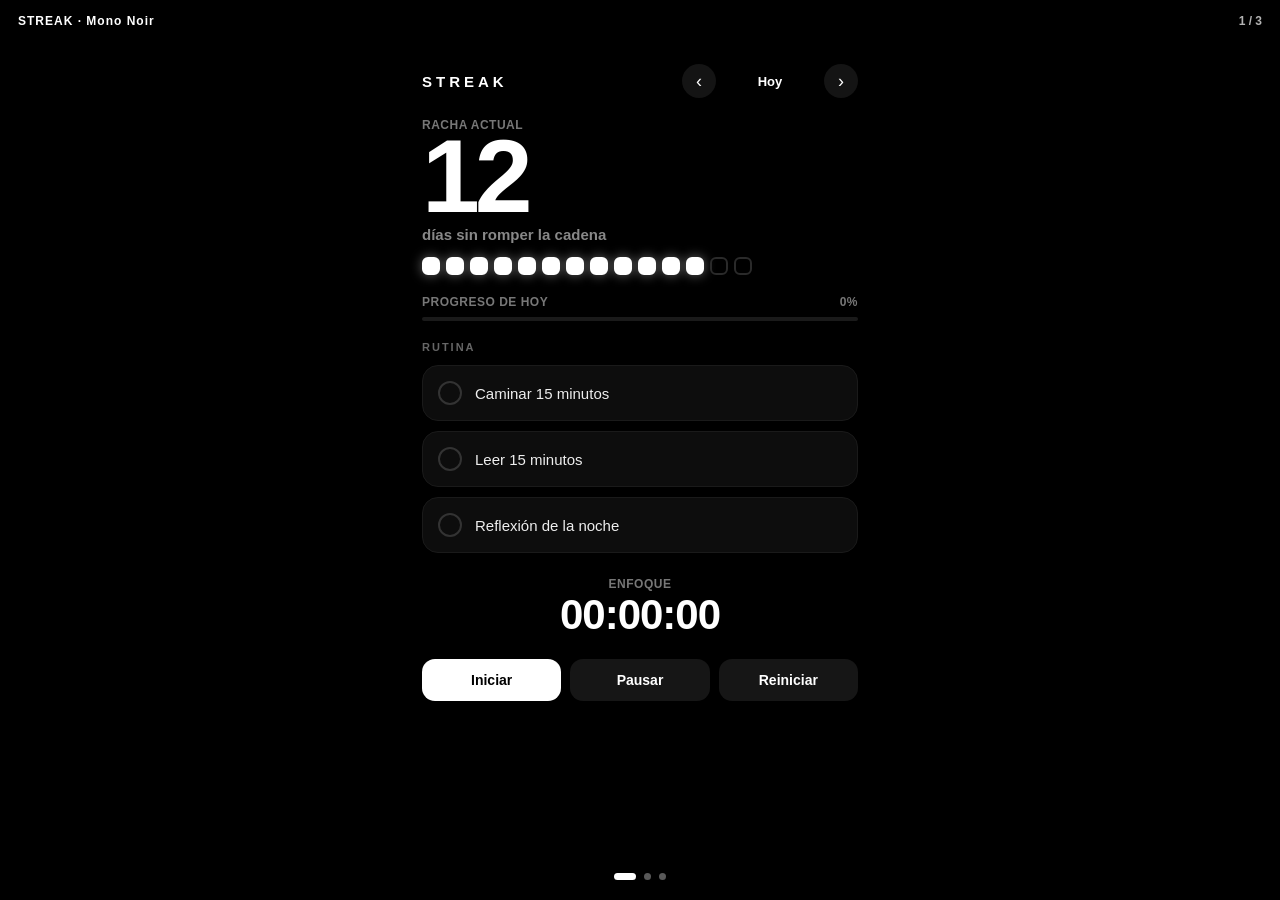
<file: finalistas.html>
<!DOCTYPE html>
<html lang="es">
<head>
  <meta charset="UTF-8" />
  <meta name="viewport" content="width=device-width, initial-scale=1.0, viewport-fit=cover" />
  <title>Finalistas — STREAK · FORJA · NORTE</title>
  <style>
    * { box-sizing: border-box; margin: 0; padding: 0; -webkit-tap-highlight-color: transparent; }
    html, body { height: 100%; }
    body { font-family: -apple-system, BlinkMacSystemFont, "SF Pro Display", "Segoe UI", sans-serif; background:#000; overflow:hidden; }

    .deck { display:flex; height:100vh; height:100dvh; overflow-x:auto; overflow-y:hidden; scroll-snap-type:x mandatory; scroll-behavior:smooth; -webkit-overflow-scrolling:touch; }
    .deck::-webkit-scrollbar { display:none; }
    .panel { flex:0 0 100%; width:100%; height:100%; scroll-snap-align:start; overflow-y:auto; -webkit-overflow-scrolling:touch; }
    .panel-inner { max-width:480px; margin:0 auto; min-height:100%; padding:64px 22px 120px; display:flex; flex-direction:column; gap:16px; }

    .hud { position:fixed; top:0; left:0; right:0; z-index:50; display:flex; align-items:center; justify-content:space-between; padding:max(14px,env(safe-area-inset-top)) 18px 14px; background:linear-gradient(to bottom, rgba(0,0,0,.5), transparent); pointer-events:none; }
    .hud-label { color:#fff; font-size:12px; font-weight:800; letter-spacing:1px; text-shadow:0 1px 8px rgba(0,0,0,.7); }
    .hud-count { color:rgba(255,255,255,.7); font-size:12px; font-weight:600; text-shadow:0 1px 8px rgba(0,0,0,.7); }
    .dots { position:fixed; bottom:calc(20px + env(safe-area-inset-bottom)); left:0; right:0; z-index:50; display:flex; justify-content:center; gap:8px; pointer-events:none; }
    .dot { width:7px; height:7px; border-radius:50%; background:rgba(255,255,255,.35); transition:all .3s ease; }
    .dot.active { background:#fff; width:22px; border-radius:4px; }

    .row { display:flex; align-items:center; justify-content:space-between; }
    .nav { display:flex; align-items:center; gap:10px; }
    .navbtn { width:34px; height:34px; border-radius:50%; border:none; font-size:18px; cursor:pointer; display:grid; place-items:center; transition:transform .2s ease; }
    .navbtn:active { transform:scale(.9); }
    .check { display:flex; align-items:center; gap:13px; padding:15px; border-radius:16px; cursor:pointer; transition:all .25s ease; }
    .box { width:24px; height:24px; min-width:24px; border-radius:50%; display:grid; place-items:center; border:2px solid; transition:all .25s ease; }
    .box svg { width:13px; height:13px; fill:none; stroke-width:3; stroke-linecap:round; stroke-linejoin:round; transform:scale(0); transition:transform .2s ease; }
    .check.done .box svg { transform:scale(1); }
    .ctext { font-size:15px; line-height:1.3; transition:all .25s ease; }
    .check.done .ctext { text-decoration:line-through; opacity:.45; }
    .tbtns { display:grid; grid-template-columns:1fr 1fr 1fr; gap:9px; }
    .tbtn { border:none; padding:13px; border-radius:13px; font-size:14px; font-weight:700; cursor:pointer; transition:transform .15s ease; }
    .tbtn:active { transform:scale(.95); }
    .btn { width:100%; cursor:pointer; transition:transform .2s ease; border:none; }
    .btn:active { transform:scale(.97); }
    .ring-svg { transform:rotate(-90deg); }

    /* ===== STREAK — Mono Noir ===== */
    .p-streak { background:#000; }
    .p-streak .panel-inner { gap:20px; }
    .p-streak .brand { color:#fff; font-size:15px; font-weight:800; letter-spacing:4px; }
    .p-streak .kicker { color:#777; font-size:12px; font-weight:600; letter-spacing:.5px; }
    .p-streak .navbtn { background:#141414; color:#fff; }
    .p-streak .datev { color:#fff; font-size:13px; font-weight:700; min-width:88px; text-align:center; }
    .p-streak .hero-num { color:#fff; font-size:104px; font-weight:800; letter-spacing:-5px; line-height:.85; }
    .p-streak .hero-sub { color:#888; font-size:15px; font-weight:600; margin-top:6px; }
    /* cadena de eslabones */
    .chain { display:flex; gap:6px; flex-wrap:wrap; margin-top:14px; }
    .link { width:18px; height:18px; border-radius:6px; border:2px solid #2a2a2a; transition:all .3s ease; }
    .link.on { background:#fff; border-color:#fff; box-shadow:0 0 12px rgba(255,255,255,.4); }
    .p-streak .bar { height:4px; background:#1a1a1a; border-radius:99px; overflow:hidden; }
    .p-streak .bar>i { display:block; height:100%; background:#fff; }
    .p-streak .lbl { color:#666; font-size:11px; font-weight:800; letter-spacing:2px; text-transform:uppercase; margin-bottom:12px; }
    .p-streak .check { background:#0d0d0d; border:1px solid #1a1a1a; }
    .p-streak .ctext { color:#eee; }
    .p-streak .box { border-color:#333; }
    .p-streak .check.done .box { background:#fff; border-color:#fff; }
    .p-streak .check.done .box svg { stroke:#000; }
    .p-streak .timer { color:#fff; font-size:42px; font-weight:800; letter-spacing:-1px; font-variant-numeric:tabular-nums; }
    .p-streak .tbtn { background:#161616; color:#fff; }
    .p-streak .tbtn.main { background:#fff; color:#000; }

    /* ===== FORJA — Glass & Graphite ===== */
    .p-forja { background:#13161b; background-image:radial-gradient(circle at 12% 8%, #2b3444 0%, transparent 42%), radial-gradient(circle at 88% 95%, #1b2330 0%, transparent 45%); }
    .p-forja .panel-inner { gap:15px; }
    .p-forja .brand { color:#fff; font-size:17px; font-weight:800; letter-spacing:5px; }
    .p-forja .kicker { color:#7d8aa0; font-size:12px; font-weight:600; }
    .p-forja .navbtn { background:rgba(255,255,255,.07); color:#cdd6e6; border:1px solid rgba(255,255,255,.1); }
    .p-forja .datev { color:#cdd6e6; font-size:13px; font-weight:700; min-width:88px; text-align:center; }
    .p-forja .glass { background:rgba(255,255,255,.055); border:1px solid rgba(255,255,255,.1); border-radius:22px; padding:22px; backdrop-filter:blur(20px); -webkit-backdrop-filter:blur(20px); box-shadow:0 8px 32px rgba(0,0,0,.35); }
    .p-forja .core { position:relative; display:grid; place-items:center; }
    .p-forja .corenum { color:#fff; font-size:46px; font-weight:800; letter-spacing:-2px; background:linear-gradient(135deg,#fff,#9fb4d4); -webkit-background-clip:text; background-clip:text; -webkit-text-fill-color:transparent; }
    .p-forja .stat-lbl { color:#8c98ac; font-size:12px; font-weight:600; }
    .p-forja .big { color:#fff; font-size:28px; font-weight:800; }
    .p-forja .lbl { color:#9aa6bc; font-size:11px; font-weight:800; letter-spacing:2px; text-transform:uppercase; margin-bottom:12px; }
    .p-forja .check { background:rgba(255,255,255,.05); border:1px solid rgba(255,255,255,.08); }
    .p-forja .ctext { color:#dde3ee; }
    .p-forja .box { border-color:#4a5568; }
    .p-forja .check.done .box { background:linear-gradient(135deg,#5b8cff,#7aa0ff); border-color:#7aa0ff; }
    .p-forja .check.done .box svg { stroke:#fff; }
    .p-forja .timer { color:#fff; font-size:36px; font-weight:800; letter-spacing:-1px; font-variant-numeric:tabular-nums; }
    .p-forja .tbtn { background:rgba(255,255,255,.08); color:#cdd6e6; }
    .p-forja .tbtn.main { background:linear-gradient(135deg,#5b8cff,#6f7dff); color:#fff; box-shadow:0 6px 18px rgba(91,140,255,.4); }

    /* ===== NORTE — Calm Minimal ===== */
    .p-norte { background:#fbfbfd; }
    .p-norte .panel-inner { gap:16px; }
    .p-norte .brand { color:#1d1d1f; font-size:17px; font-weight:700; letter-spacing:1px; }
    .p-norte .kicker { color:#86868b; font-size:13px; font-weight:500; }
    .p-norte .navbtn { background:#f0f1f3; color:#1d1d1f; }
    .p-norte .datev { color:#1d1d1f; font-size:13px; font-weight:700; min-width:92px; text-align:center; }
    .p-norte .head { color:#1d1d1f; font-size:28px; font-weight:700; letter-spacing:-.6px; line-height:1.12; }
    .p-norte .card { background:#fff; border:1px solid #ececf0; border-radius:20px; padding:20px; box-shadow:0 4px 16px rgba(0,0,0,.03); }
    .p-norte .stat-num { color:#3a7d6e; font-size:42px; font-weight:700; letter-spacing:-1px; }
    .p-norte .stat-lbl { color:#86868b; font-size:13px; }
    .p-norte .bar { height:8px; background:#eef0f2; border-radius:99px; overflow:hidden; margin-top:10px; }
    .p-norte .bar>i { display:block; height:100%; background:#3a7d6e; border-radius:99px; }
    .p-norte .lbl { color:#1d1d1f; font-size:16px; font-weight:700; margin-bottom:10px; }
    .p-norte .check { background:#fff; border:1px solid #ececf0; }
    .p-norte .ctext { color:#1d1d1f; }
    .p-norte .box { border-color:#cfd4d9; }
    .p-norte .check.done .box { background:#3a7d6e; border-color:#3a7d6e; }
    .p-norte .check.done .box svg { stroke:#fff; }
    .p-norte .timer { color:#1d1d1f; font-size:38px; font-weight:700; letter-spacing:-1px; font-variant-numeric:tabular-nums; }
    .p-norte .tbtn { background:#f0f1f3; color:#3a7d6e; }
    .p-norte .tbtn.main { background:#3a7d6e; color:#fff; }
  </style>
</head>
<body>

  <div class="hud">
    <span class="hud-label" id="hudLabel">STREAK · Mono Noir</span>
    <span class="hud-count" id="hudCount">1 / 3</span>
  </div>

  <div class="deck" id="deck">

    <!-- STREAK -->
    <section class="panel p-streak" data-name="STREAK · Mono Noir">
      <div class="panel-inner">
        <div class="row">
          <span class="brand">STREAK</span>
          <div class="nav"><button class="navbtn" data-prev>‹</button><span class="datev" data-date>Hoy</span><button class="navbtn" data-next>›</button></div>
        </div>
        <div>
          <div class="kicker">RACHA ACTUAL</div>
          <div class="hero-num" data-streak>12</div>
          <div class="hero-sub">días sin romper la cadena</div>
          <div class="chain" data-chain></div>
        </div>
        <div>
          <div class="row" style="margin-bottom:8px;"><span class="kicker">PROGRESO DE HOY</span><span class="kicker" data-pct>0%</span></div>
          <div class="bar"><i style="width:0%" data-fill></i></div>
        </div>
        <div>
          <div class="lbl">Rutina</div>
          <div style="display:flex;flex-direction:column;gap:10px;">
            <div class="check" data-task><span class="box"><svg viewBox="0 0 24 24"><path d="M5 13l4 4L19 7"/></svg></span><span class="ctext">Caminar 15 minutos</span></div>
            <div class="check" data-task><span class="box"><svg viewBox="0 0 24 24"><path d="M5 13l4 4L19 7"/></svg></span><span class="ctext">Leer 15 minutos</span></div>
            <div class="check" data-task><span class="box"><svg viewBox="0 0 24 24"><path d="M5 13l4 4L19 7"/></svg></span><span class="ctext">Reflexión de la noche</span></div>
          </div>
        </div>
        <div style="text-align:center;margin-top:4px;"><div class="kicker">ENFOQUE</div><div class="timer" data-timer>00:00:00</div></div>
        <div class="tbtns"><button class="tbtn main" data-start>Iniciar</button><button class="tbtn" data-pause>Pausar</button><button class="tbtn" data-reset>Reiniciar</button></div>
      </div>
    </section>

    <!-- FORJA -->
    <section class="panel p-forja" data-name="FORJA · Glass">
      <div class="panel-inner">
        <div class="row">
          <span class="brand">FORJA</span>
          <div class="nav"><button class="navbtn" data-prev>‹</button><span class="datev" data-date>Hoy</span><button class="navbtn" data-next>›</button></div>
        </div>
        <div class="glass core">
          <svg width="180" height="180" viewBox="0 0 180 180" class="ring-svg">
            <circle cx="90" cy="90" r="74" stroke="rgba(255,255,255,.08)" stroke-width="13" fill="none"/>
            <circle cx="90" cy="90" r="74" stroke="url(#fg)" stroke-width="13" fill="none" stroke-linecap="round" stroke-dasharray="464.96" stroke-dashoffset="464.96" data-ring style="filter:drop-shadow(0 0 6px rgba(91,140,255,.6));"/>
            <defs><linearGradient id="fg" x1="0" y1="0" x2="1" y2="1"><stop offset="0" stop-color="#5b8cff"/><stop offset="1" stop-color="#9fb4ff"/></linearGradient></defs>
          </svg>
          <div style="position:absolute;text-align:center;"><div class="corenum" data-pct-num>0</div><div class="stat-lbl">% del día</div></div>
        </div>
        <div class="glass row">
          <div><div class="big" data-streak>12</div><div class="stat-lbl">racha</div></div>
          <div style="width:1px;height:34px;background:rgba(255,255,255,.12);"></div>
          <div style="text-align:right;"><div class="big timer" data-timer style="font-size:26px;">00:00</div><div class="stat-lbl">enfoque</div></div>
        </div>
        <div>
          <div class="lbl">Rutina</div>
          <div style="display:flex;flex-direction:column;gap:10px;">
            <div class="check" data-task><span class="box"><svg viewBox="0 0 24 24"><path d="M5 13l4 4L19 7"/></svg></span><span class="ctext">Caminar 15 minutos</span></div>
            <div class="check" data-task><span class="box"><svg viewBox="0 0 24 24"><path d="M5 13l4 4L19 7"/></svg></span><span class="ctext">Leer 15 minutos</span></div>
            <div class="check" data-task><span class="box"><svg viewBox="0 0 24 24"><path d="M5 13l4 4L19 7"/></svg></span><span class="ctext">Reflexión de la noche</span></div>
          </div>
        </div>
        <div class="tbtns"><button class="tbtn main" data-start>Iniciar</button><button class="tbtn" data-pause>Pausar</button><button class="tbtn" data-reset>Reiniciar</button></div>
      </div>
    </section>

    <!-- NORTE -->
    <section class="panel p-norte" data-name="NORTE · Calm">
      <div class="panel-inner">
        <div class="row">
          <span class="brand">Norte</span>
          <div class="nav"><button class="navbtn" data-prev>‹</button><span class="datev" data-date>Hoy</span><button class="navbtn" data-next>›</button></div>
        </div>
        <div class="head">Buenos días.<br>Hoy también cuenta.</div>
        <div style="display:grid;grid-template-columns:1fr 1fr;gap:12px;">
          <div class="card"><div class="stat-num" data-streak>12</div><div class="stat-lbl">días de racha</div></div>
          <div class="card"><div class="stat-num" data-pct-num>0</div><div class="stat-lbl">% del día</div></div>
        </div>
        <div class="card">
          <div class="row"><span class="stat-lbl">Progreso de hoy</span><span class="stat-lbl" data-pct>0%</span></div>
          <div class="bar"><i style="width:0%" data-fill></i></div>
        </div>
        <div>
          <div class="lbl">Tu rutina</div>
          <div style="display:flex;flex-direction:column;gap:10px;">
            <div class="check" data-task><span class="box"><svg viewBox="0 0 24 24"><path d="M5 13l4 4L19 7"/></svg></span><span class="ctext">Caminar 15 minutos</span></div>
            <div class="check" data-task><span class="box"><svg viewBox="0 0 24 24"><path d="M5 13l4 4L19 7"/></svg></span><span class="ctext">Leer 15 minutos</span></div>
            <div class="check" data-task><span class="box"><svg viewBox="0 0 24 24"><path d="M5 13l4 4L19 7"/></svg></span><span class="ctext">Reflexión de la noche</span></div>
          </div>
        </div>
        <div class="card row"><span class="stat-lbl">Enfoque</span><span class="timer" data-timer>00:00:00</span></div>
        <div class="tbtns"><button class="tbtn main" data-start>Iniciar</button><button class="tbtn" data-pause>Pausar</button><button class="tbtn" data-reset>Reiniciar</button></div>
      </div>
    </section>

  </div>

  <div class="dots" id="dots"></div>

  <script>
    const deck = document.getElementById('deck');
    const panels = [...deck.querySelectorAll('.panel')];
    const dotsWrap = document.getElementById('dots');
    const hudLabel = document.getElementById('hudLabel');
    const hudCount = document.getElementById('hudCount');

    panels.forEach((_, i) => { const d = document.createElement('div'); d.className = 'dot' + (i===0?' active':''); dotsWrap.appendChild(d); });
    const dots = [...dotsWrap.children];

    let raf;
    deck.addEventListener('scroll', () => {
      cancelAnimationFrame(raf);
      raf = requestAnimationFrame(() => {
        const idx = Math.round(deck.scrollLeft / deck.clientWidth);
        dots.forEach((d,i) => d.classList.toggle('active', i===idx));
        if (panels[idx]) { hudLabel.textContent = panels[idx].dataset.name; hudCount.textContent = (idx+1)+' / '+panels.length; }
      });
    });

    const days = ['Hoy','Ayer','Hace 2 días','Hace 3 días','Mañana','En 2 días'];
    function fmt(offset){ if(offset===0)return'Hoy'; if(offset===-1)return'Ayer'; if(offset===1)return'Mañana'; if(offset<0)return'Hace '+(-offset)+' días'; return'En '+offset+' días'; }

    panels.forEach((panel) => {
      const tasks = [...panel.querySelectorAll('[data-task]')];
      const fill = panel.querySelector('[data-fill]');
      const pctEls = [...panel.querySelectorAll('[data-pct]')];
      const pctNum = panel.querySelector('[data-pct-num]');
      const ring = panel.querySelector('[data-ring]');
      const ringLen = ring ? parseFloat(ring.getAttribute('stroke-dasharray')) : 0;
      const chain = panel.querySelector('[data-chain]');
      const streakEl = panel.querySelector('[data-streak]');

      // cadena de eslabones (STREAK)
      if (chain) {
        const total = 14, on = 12;
        for (let i=0;i<total;i++){ const l=document.createElement('div'); l.className='link'+(i<on?' on':''); chain.appendChild(l); }
      }

      function update(){
        const done = tasks.filter(t=>t.classList.contains('done')).length;
        const pct = Math.round((done/tasks.length)*100);
        if(fill) fill.style.width = pct+'%';
        pctEls.forEach(e=>e.textContent = pct+'%');
        if(pctNum) pctNum.textContent = pct;
        if(ring) ring.setAttribute('stroke-dashoffset', ringLen - (ringLen*pct/100));
      }
      tasks.forEach(t=>t.addEventListener('click',()=>{ t.classList.toggle('done'); update(); }));

      // Cronómetro
      const timerEl = panel.querySelector('[data-timer]');
      let secs=0, iv=null;
      const compact = timerEl && timerEl.textContent.length<=5;
      function render(){
        const h=Math.floor(secs/3600), m=Math.floor((secs%3600)/60), s=secs%60;
        const p=n=>String(n).padStart(2,'0');
        timerEl.textContent = compact ? `${p(m)}:${p(s)}` : `${p(h)}:${p(m)}:${p(s)}`;
      }
      panel.querySelector('[data-start]').addEventListener('click',()=>{ if(iv)return; iv=setInterval(()=>{secs++;render();},1000); });
      panel.querySelector('[data-pause]').addEventListener('click',()=>{ clearInterval(iv); iv=null; });
      panel.querySelector('[data-reset]').addEventListener('click',()=>{ clearInterval(iv); iv=null; secs=0; render(); });

      // Navegación de fecha
      const dateEl = panel.querySelector('[data-date]');
      let offset=0;
      panel.querySelector('[data-prev]').addEventListener('click',()=>{ offset--; dateEl.textContent=fmt(offset); });
      panel.querySelector('[data-next]').addEventListener('click',()=>{ offset++; dateEl.textContent=fmt(offset); });
    });
  </script>
</body>
</html>
</file>
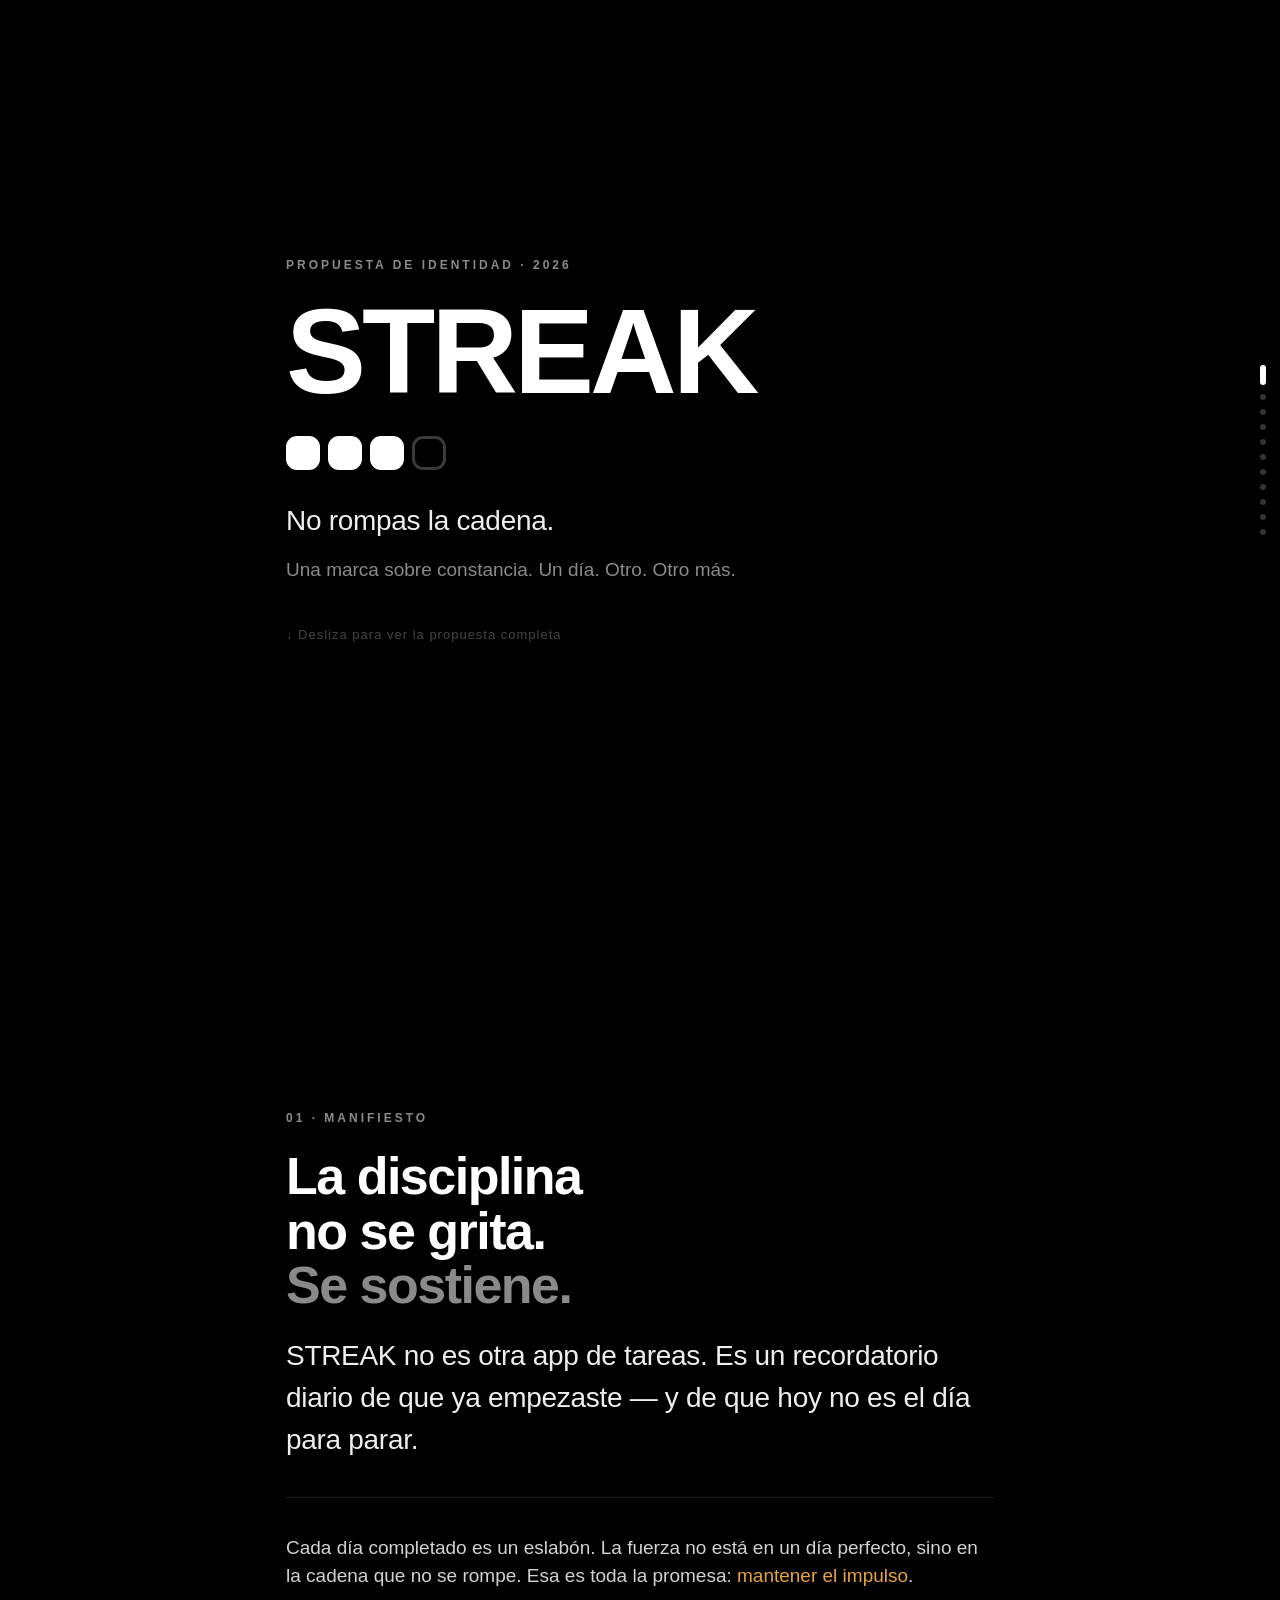
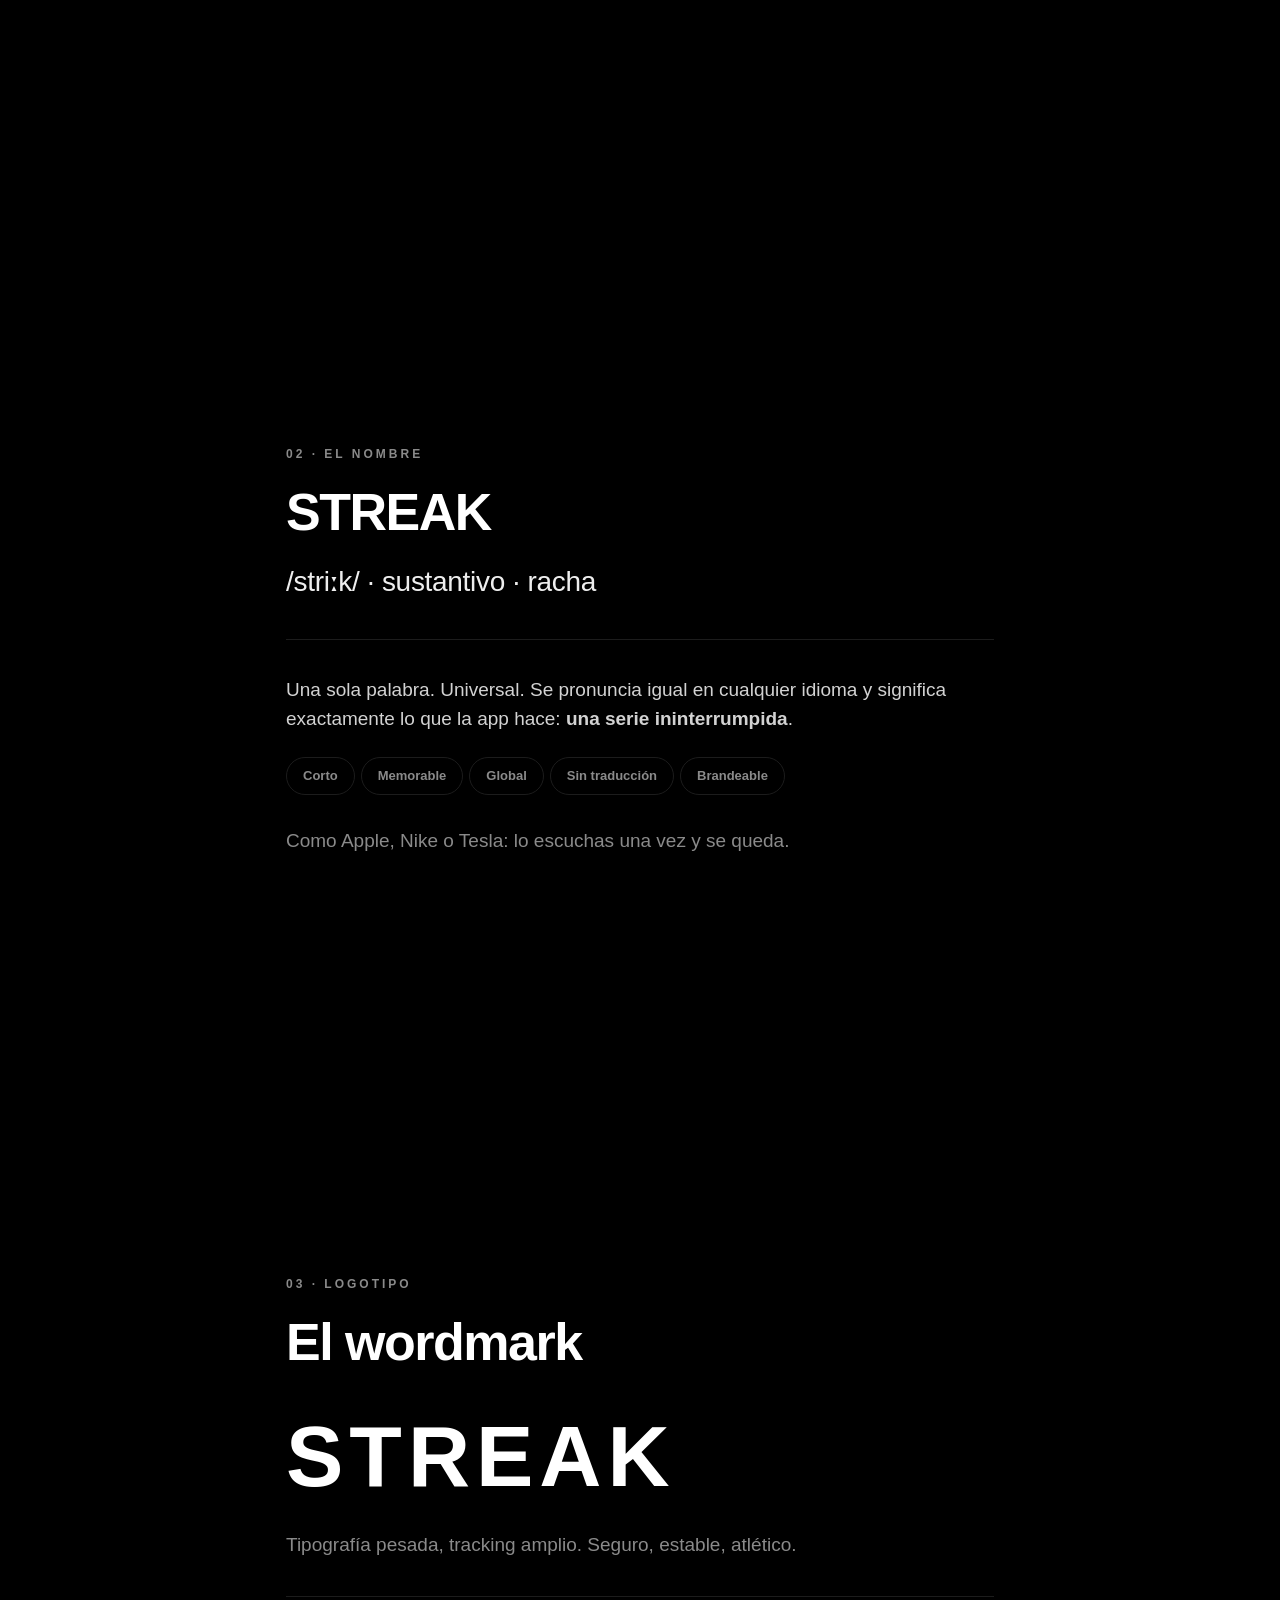
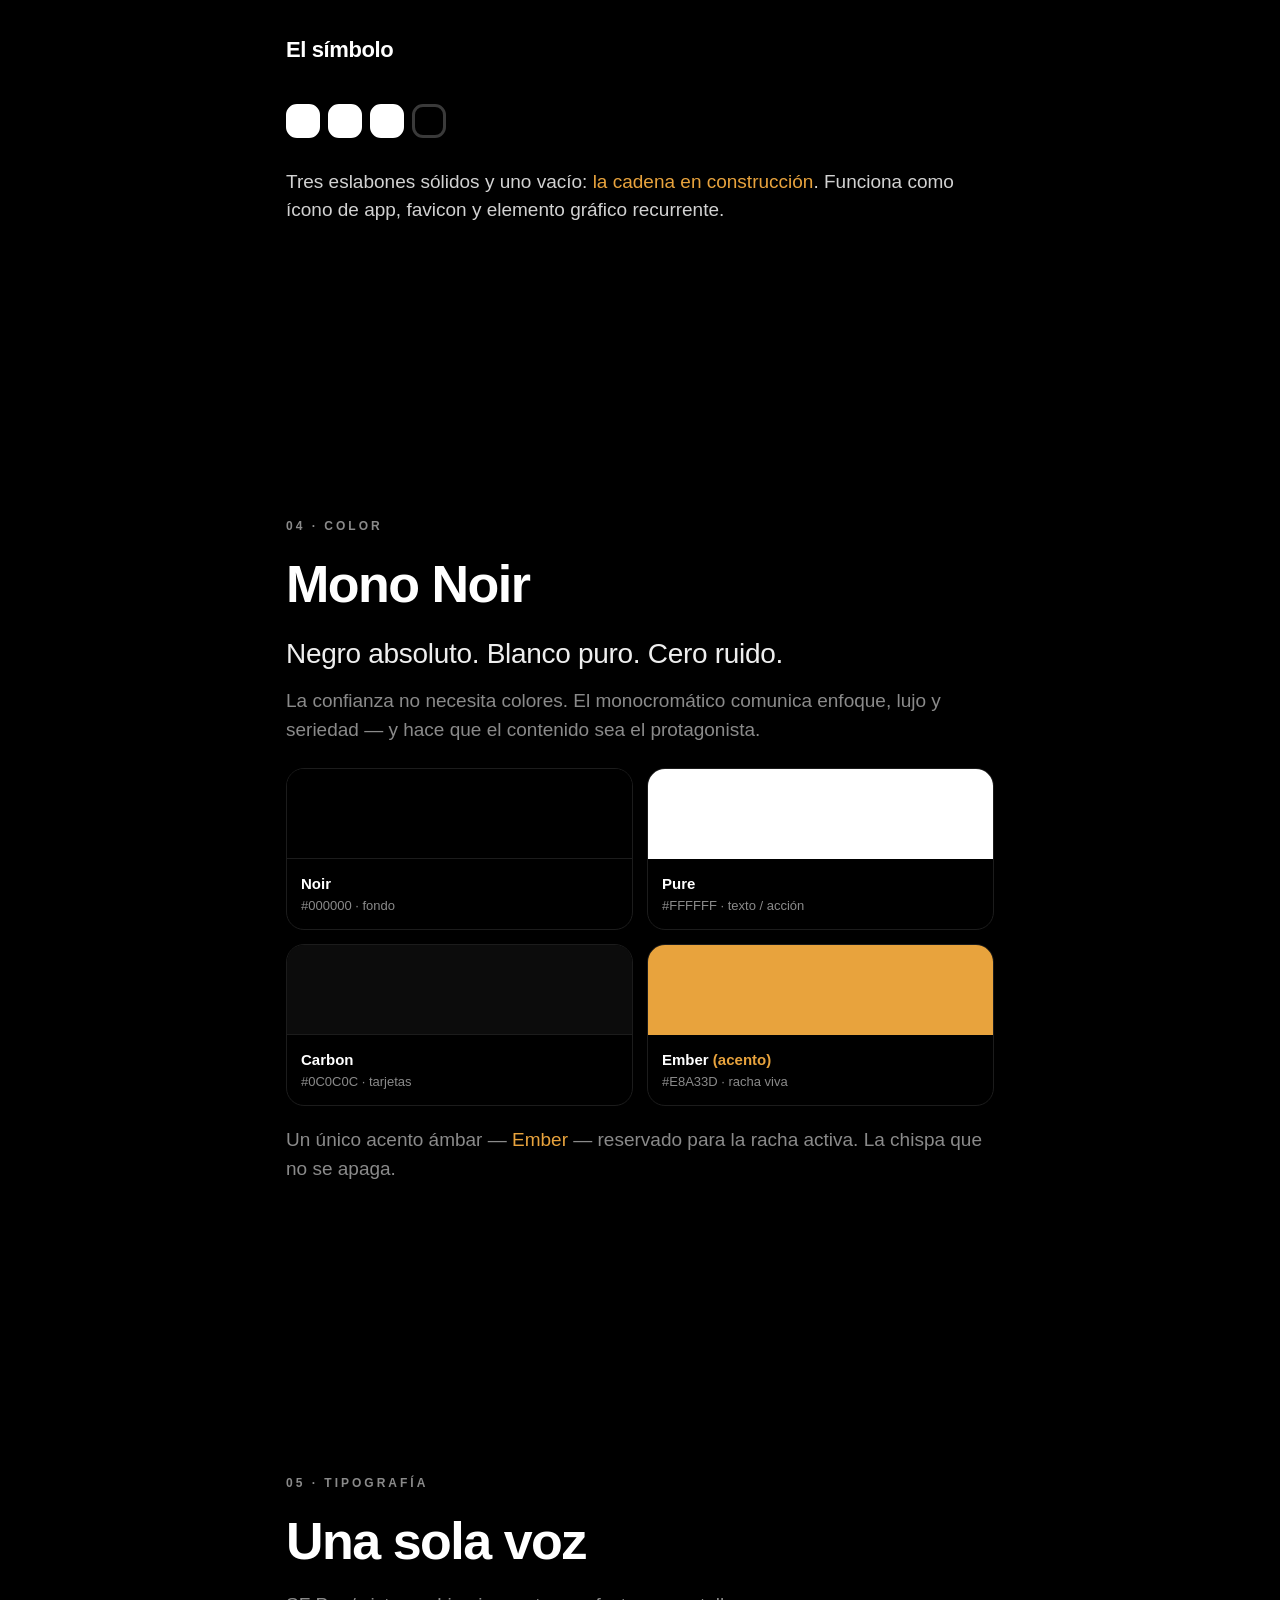
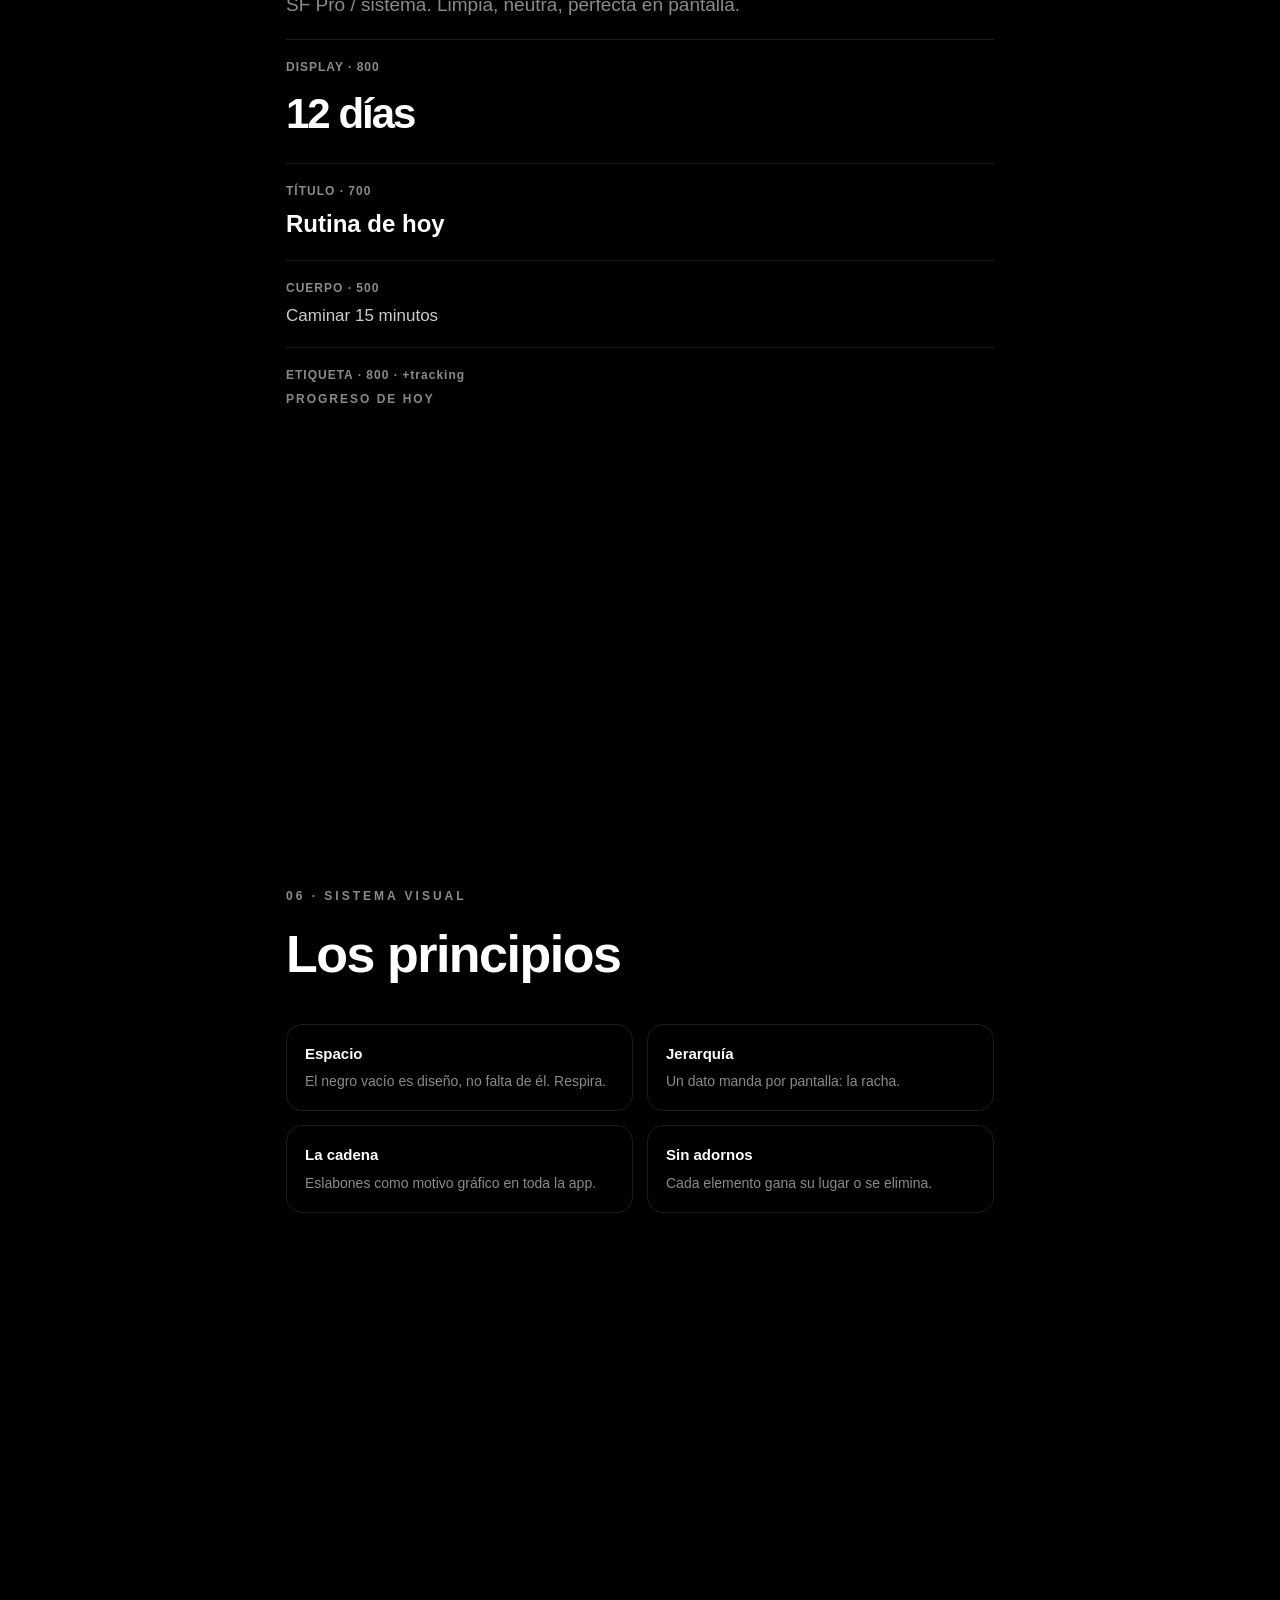
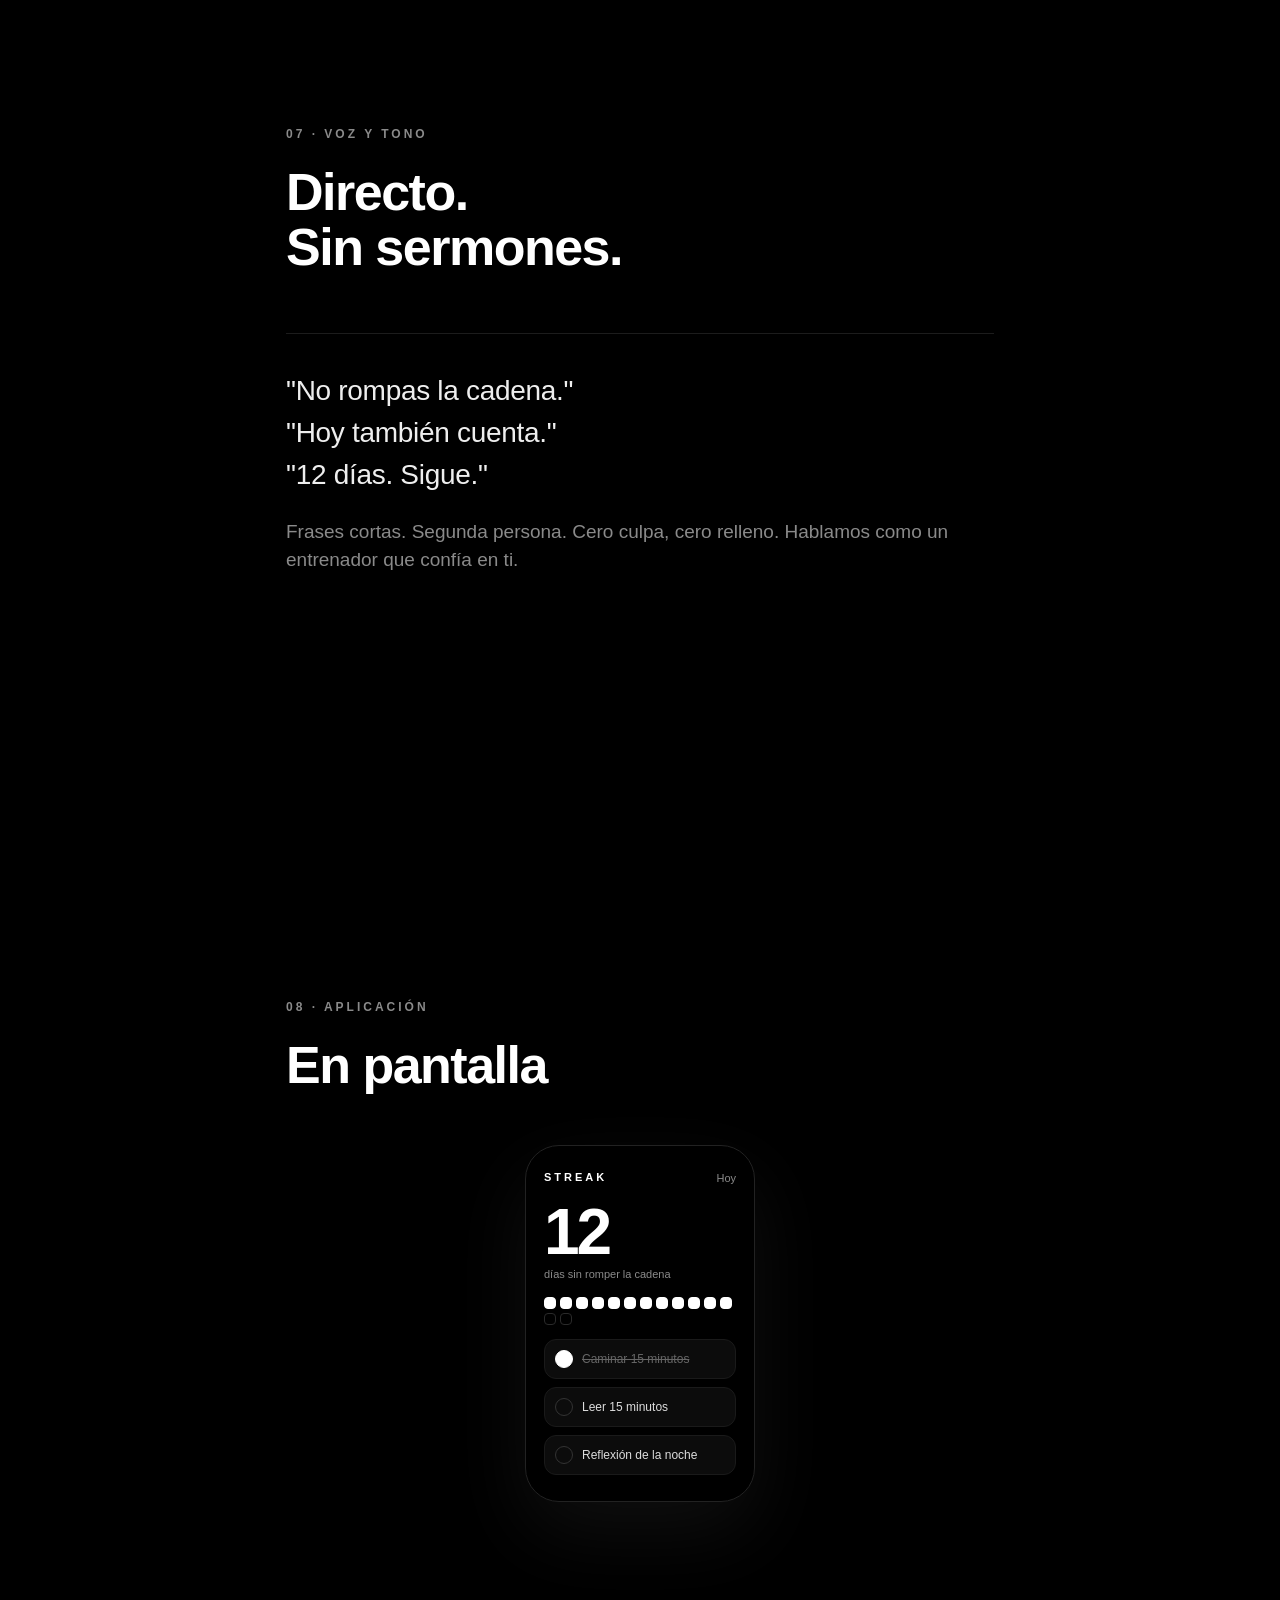
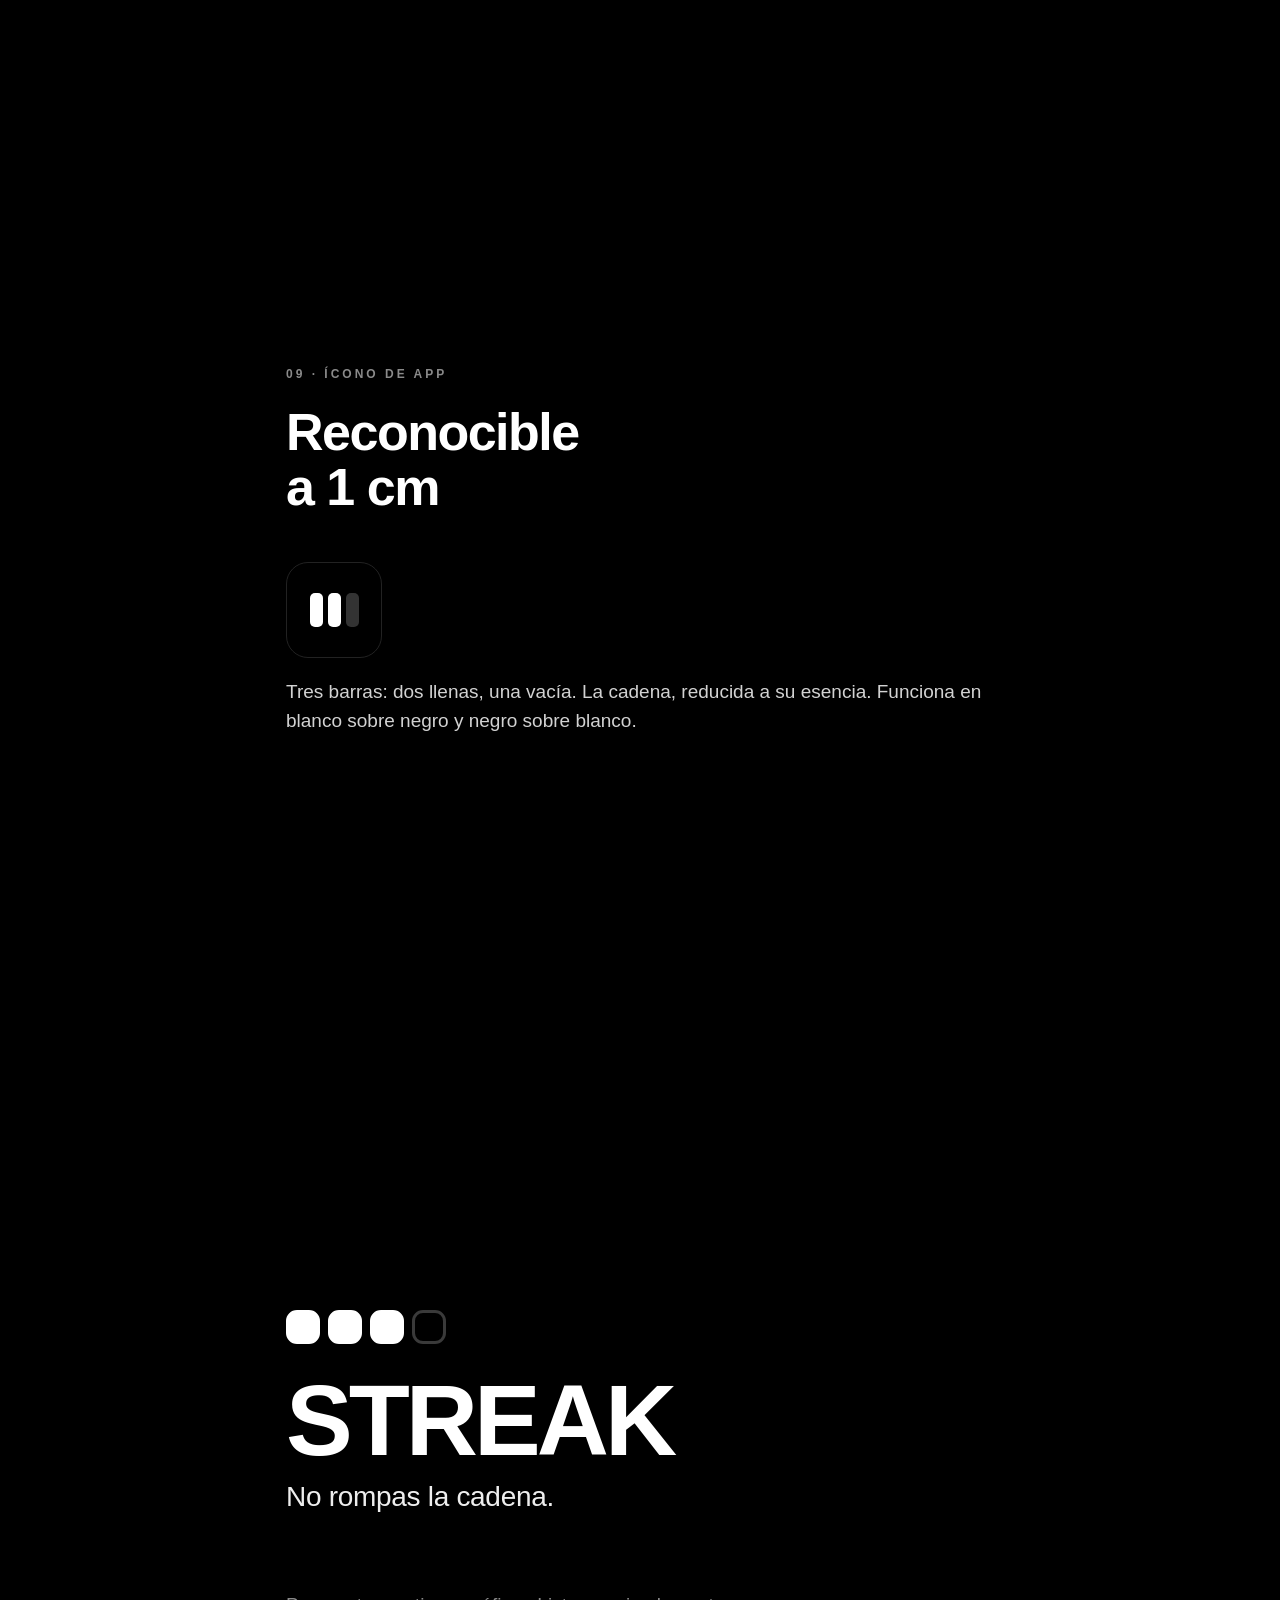
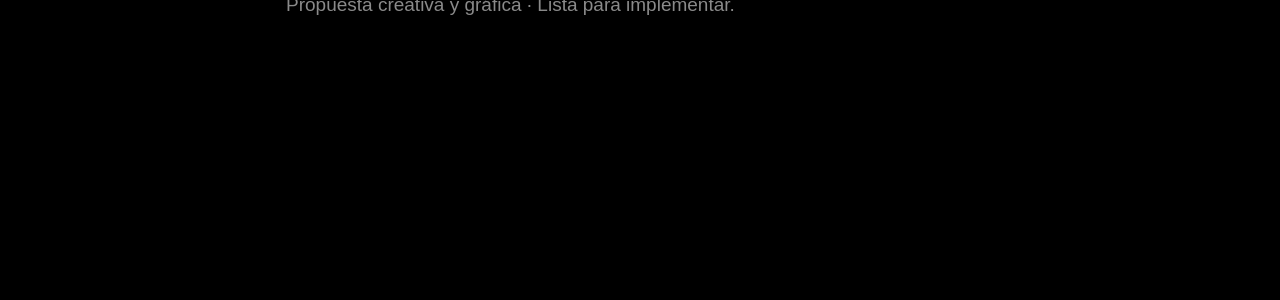
<file: marca.html>
<!DOCTYPE html>
<html lang="es">
<head>
  <meta charset="UTF-8" />
  <meta name="viewport" content="width=device-width, initial-scale=1.0, viewport-fit=cover" />
  <title>STREAK — Propuesta de marca</title>
  <style>
    * { box-sizing:border-box; margin:0; padding:0; -webkit-tap-highlight-color:transparent; }
    :root { --bg:#000; --ink:#fff; --mut:#8a8a8a; --line:#1c1c1c; --card:#0c0c0c; --ember:#E8A33D; }
    html { scroll-behavior:smooth; scroll-snap-type:y proximity; }
    body { background:var(--bg); color:var(--ink); font-family:-apple-system,BlinkMacSystemFont,"SF Pro Display","Segoe UI",sans-serif; -webkit-font-smoothing:antialiased; line-height:1.5; }
    .sec { min-height:100vh; min-height:100dvh; scroll-snap-align:start; display:flex; flex-direction:column; justify-content:center; padding:80px 26px; max-width:760px; margin:0 auto; }
    .tag { color:var(--mut); font-size:12px; font-weight:800; letter-spacing:3px; text-transform:uppercase; margin-bottom:22px; }
    h1 { font-size:clamp(56px,18vw,120px); font-weight:800; letter-spacing:-4px; line-height:.92; }
    h2 { font-size:clamp(32px,8vw,52px); font-weight:800; letter-spacing:-1.5px; line-height:1.05; margin-bottom:22px; }
    h3 { font-size:22px; font-weight:800; letter-spacing:-.4px; margin-bottom:8px; }
    p { color:#d2d2d2; font-size:clamp(16px,4.4vw,19px); }
    p.big { font-size:clamp(20px,5.5vw,28px); color:#eee; font-weight:500; letter-spacing:-.3px; }
    .mut { color:var(--mut); }
    .ember { color:var(--ember); }
    .divider { height:1px; background:var(--line); margin:36px 0; }
    .pill { display:inline-block; border:1px solid var(--line); border-radius:99px; padding:8px 16px; font-size:13px; font-weight:700; color:var(--mut); margin:0 6px 8px 0; }

    /* progreso lateral */
    .prog { position:fixed; right:14px; top:50%; transform:translateY(-50%); z-index:30; display:flex; flex-direction:column; gap:9px; }
    .pd { width:6px; height:6px; border-radius:50%; background:#333; transition:all .3s; }
    .pd.on { background:#fff; height:20px; border-radius:3px; }
    .hintbar { position:fixed; bottom:18px; left:0; right:0; text-align:center; color:#555; font-size:11px; letter-spacing:1px; z-index:30; animation:fade 4s forwards; }
    @keyframes fade {0%,75%{opacity:1}100%{opacity:0}}

    /* Logo wordmark */
    .wordmark { font-size:clamp(40px,13vw,86px); font-weight:800; letter-spacing:6px; }
    /* símbolo cadena */
    .symbol { display:flex; gap:8px; margin:30px 0; }
    .lk { width:34px; height:34px; border-radius:11px; border:3px solid #fff; }
    .lk.fill { background:#fff; }
    .lk.gap { border-color:#3a3a3a; }

    /* swatches */
    .swatches { display:grid; grid-template-columns:repeat(2,1fr); gap:14px; margin-top:24px; }
    .sw { border:1px solid var(--line); border-radius:18px; overflow:hidden; }
    .sw .chip { height:90px; }
    .sw .meta { padding:14px; }
    .sw .nm { font-weight:800; font-size:15px; }
    .sw .hex { color:var(--mut); font-size:13px; font-variant-numeric:tabular-nums; }

    /* type specimen */
    .spec { border-top:1px solid var(--line); padding:18px 0; }
    .spec .lbl { color:var(--mut); font-size:12px; font-weight:700; letter-spacing:1px; margin-bottom:6px; }

    /* mock */
    .phone { width:230px; margin:30px auto 0; background:#000; border:1px solid #222; border-radius:34px; padding:22px 18px 26px; box-shadow:0 30px 80px rgba(255,255,255,.06); }
    .phone .pn { font-size:11px; font-weight:800; letter-spacing:3px; }
    .phone .pnum { font-size:64px; font-weight:800; letter-spacing:-3px; line-height:1; margin-top:14px; }
    .phone .psub { color:var(--mut); font-size:11px; margin-top:2px; }
    .phone .pchain { display:flex; gap:4px; flex-wrap:wrap; margin-top:14px; }
    .phone .pl { width:12px; height:12px; border-radius:4px; border:1.5px solid #2a2a2a; }
    .phone .pl.on { background:#fff; border-color:#fff; }
    .phone .pt { display:flex; align-items:center; gap:9px; background:#0c0c0c; border:1px solid #1a1a1a; border-radius:12px; padding:10px; margin-top:8px; }
    .phone .pb { width:18px; height:18px; border-radius:50%; border:1.5px solid #333; }
    .phone .pb.on { background:#fff; border-color:#fff; }
    .phone .ptx { font-size:12px; color:#ddd; }
    .phone .pt.done .ptx { text-decoration:line-through; color:#666; }

    .iconrow { display:flex; gap:20px; align-items:center; margin-top:26px; flex-wrap:wrap; }
    .appicon { width:96px; height:96px; border-radius:22px; background:#000; border:1px solid #222; display:grid; place-items:center; }
    .appicon .ii { display:flex; gap:5px; }
    .appicon .iil { width:13px; height:34px; border-radius:5px; background:#fff; }
    .appicon .iil.g { background:#333; }
    .grid2 { display:grid; grid-template-columns:1fr 1fr; gap:14px; margin-top:20px; }
    .box { border:1px solid var(--line); border-radius:16px; padding:18px; }
    .box .h { font-weight:800; font-size:15px; margin-bottom:6px; }
    .box .d { color:var(--mut); font-size:14px; }
    .scrolltip { color:#444; font-size:13px; margin-top:40px; letter-spacing:1px; }
  </style>
</head>
<body>

  <div class="prog" id="prog"></div>
  <div class="hintbar">DESLIZA HACIA ABAJO ↓</div>

  <!-- 0 · HERO -->
  <section class="sec" style="justify-content:center;align-items:flex-start;">
    <div class="tag">Propuesta de identidad · 2026</div>
    <h1>STREAK</h1>
    <div class="symbol">
      <div class="lk fill"></div><div class="lk fill"></div><div class="lk fill"></div><div class="lk gap"></div>
    </div>
    <p class="big">No rompas la cadena.</p>
    <p class="mut" style="margin-top:14px;">Una marca sobre constancia. Un día. Otro. Otro más.</p>
    <div class="scrolltip">↓ Desliza para ver la propuesta completa</div>
  </section>

  <!-- 1 · MANIFIESTO -->
  <section class="sec">
    <div class="tag">01 · Manifiesto</div>
    <h2>La disciplina<br>no se grita.<br><span class="mut">Se sostiene.</span></h2>
    <p class="big">STREAK no es otra app de tareas. Es un recordatorio diario de que ya empezaste — y de que hoy no es el día para parar.</p>
    <div class="divider"></div>
    <p>Cada día completado es un eslabón. La fuerza no está en un día perfecto, sino en la cadena que no se rompe. Esa es toda la promesa: <span class="ember">mantener el impulso</span>.</p>
  </section>

  <!-- 2 · NOMBRE -->
  <section class="sec">
    <div class="tag">02 · El nombre</div>
    <h2>STREAK</h2>
    <p class="big">/striːk/ · sustantivo · racha</p>
    <div class="divider"></div>
    <p>Una sola palabra. Universal. Se pronuncia igual en cualquier idioma y significa exactamente lo que la app hace: <strong>una serie ininterrumpida</strong>.</p>
    <div style="margin-top:24px;">
      <span class="pill">Corto</span><span class="pill">Memorable</span><span class="pill">Global</span><span class="pill">Sin traducción</span><span class="pill">Brandeable</span>
    </div>
    <p class="mut" style="margin-top:24px;">Como Apple, Nike o Tesla: lo escuchas una vez y se queda.</p>
  </section>

  <!-- 3 · LOGO -->
  <section class="sec">
    <div class="tag">03 · Logotipo</div>
    <h2>El wordmark</h2>
    <div class="wordmark">STREAK</div>
    <p class="mut" style="margin-top:10px;">Tipografía pesada, tracking amplio. Seguro, estable, atlético.</p>
    <div class="divider"></div>
    <h3>El símbolo</h3>
    <div class="symbol">
      <div class="lk fill"></div><div class="lk fill"></div><div class="lk fill"></div><div class="lk gap"></div>
    </div>
    <p>Tres eslabones sólidos y uno vacío: <span class="ember">la cadena en construcción</span>. Funciona como ícono de app, favicon y elemento gráfico recurrente.</p>
  </section>

  <!-- 4 · COLOR -->
  <section class="sec">
    <div class="tag">04 · Color</div>
    <h2>Mono Noir</h2>
    <p class="big">Negro absoluto. Blanco puro. Cero ruido.</p>
    <p class="mut" style="margin-top:12px;">La confianza no necesita colores. El monocromático comunica enfoque, lujo y seriedad — y hace que el contenido sea el protagonista.</p>
    <div class="swatches">
      <div class="sw"><div class="chip" style="background:#000;border-bottom:1px solid #1c1c1c;"></div><div class="meta"><div class="nm">Noir</div><div class="hex">#000000 · fondo</div></div></div>
      <div class="sw"><div class="chip" style="background:#fff;"></div><div class="meta"><div class="nm">Pure</div><div class="hex">#FFFFFF · texto / acción</div></div></div>
      <div class="sw"><div class="chip" style="background:#0c0c0c;border-bottom:1px solid #1c1c1c;"></div><div class="meta"><div class="nm">Carbon</div><div class="hex">#0C0C0C · tarjetas</div></div></div>
      <div class="sw"><div class="chip" style="background:#E8A33D;"></div><div class="meta"><div class="nm">Ember <span class="ember">(acento)</span></div><div class="hex">#E8A33D · racha viva</div></div></div>
    </div>
    <p class="mut" style="margin-top:20px;">Un único acento ámbar — <span class="ember">Ember</span> — reservado para la racha activa. La chispa que no se apaga.</p>
  </section>

  <!-- 5 · TIPOGRAFÍA -->
  <section class="sec">
    <div class="tag">05 · Tipografía</div>
    <h2>Una sola voz</h2>
    <p class="mut">SF Pro / sistema. Limpia, neutra, perfecta en pantalla.</p>
    <div style="margin-top:20px;">
      <div class="spec"><div class="lbl">DISPLAY · 800</div><div style="font-size:42px;font-weight:800;letter-spacing:-2px;">12 días</div></div>
      <div class="spec"><div class="lbl">TÍTULO · 700</div><div style="font-size:24px;font-weight:700;">Rutina de hoy</div></div>
      <div class="spec"><div class="lbl">CUERPO · 500</div><div style="font-size:17px;font-weight:500;color:#ccc;">Caminar 15 minutos</div></div>
      <div class="spec"><div class="lbl">ETIQUETA · 800 · +tracking</div><div style="font-size:12px;font-weight:800;letter-spacing:2px;color:#888;">PROGRESO DE HOY</div></div>
    </div>
  </section>

  <!-- 6 · SISTEMA -->
  <section class="sec">
    <div class="tag">06 · Sistema visual</div>
    <h2>Los principios</h2>
    <div class="grid2">
      <div class="box"><div class="h">Espacio</div><div class="d">El negro vacío es diseño, no falta de él. Respira.</div></div>
      <div class="box"><div class="h">Jerarquía</div><div class="d">Un dato manda por pantalla: la racha.</div></div>
      <div class="box"><div class="h">La cadena</div><div class="d">Eslabones como motivo gráfico en toda la app.</div></div>
      <div class="box"><div class="h">Sin adornos</div><div class="d">Cada elemento gana su lugar o se elimina.</div></div>
    </div>
  </section>

  <!-- 7 · VOZ -->
  <section class="sec">
    <div class="tag">07 · Voz y tono</div>
    <h2>Directo.<br>Sin sermones.</h2>
    <div class="divider"></div>
    <p class="big">"No rompas la cadena."</p>
    <p class="big mut">"Hoy también cuenta."</p>
    <p class="big">"12 días. Sigue."</p>
    <p class="mut" style="margin-top:22px;">Frases cortas. Segunda persona. Cero culpa, cero relleno. Hablamos como un entrenador que confía en ti.</p>
  </section>

  <!-- 8 · APLICACIÓN -->
  <section class="sec">
    <div class="tag">08 · Aplicación</div>
    <h2>En pantalla</h2>
    <div class="phone">
      <div style="display:flex;justify-content:space-between;align-items:center;"><span class="pn">STREAK</span><span class="psub">Hoy</span></div>
      <div class="pnum">12</div>
      <div class="psub">días sin romper la cadena</div>
      <div class="pchain">
        <div class="pl on"></div><div class="pl on"></div><div class="pl on"></div><div class="pl on"></div><div class="pl on"></div><div class="pl on"></div><div class="pl on"></div><div class="pl on"></div><div class="pl on"></div><div class="pl on"></div><div class="pl on"></div><div class="pl on"></div><div class="pl"></div><div class="pl"></div>
      </div>
      <div style="margin-top:14px;">
        <div class="pt done"><span class="pb on"></span><span class="ptx">Caminar 15 minutos</span></div>
        <div class="pt"><span class="pb"></span><span class="ptx">Leer 15 minutos</span></div>
        <div class="pt"><span class="pb"></span><span class="ptx">Reflexión de la noche</span></div>
      </div>
    </div>
  </section>

  <!-- 9 · ICONO -->
  <section class="sec">
    <div class="tag">09 · Ícono de app</div>
    <h2>Reconocible<br>a 1 cm</h2>
    <div class="iconrow">
      <div class="appicon"><div class="ii"><div class="iil"></div><div class="iil"></div><div class="iil g"></div></div></div>
      <div>
        <p>Tres barras: dos llenas, una vacía. La cadena, reducida a su esencia. Funciona en blanco sobre negro y negro sobre blanco.</p>
      </div>
    </div>
  </section>

  <!-- 10 · CIERRE -->
  <section class="sec" style="justify-content:center;align-items:flex-start;">
    <div class="symbol">
      <div class="lk fill"></div><div class="lk fill"></div><div class="lk fill"></div><div class="lk gap"></div>
    </div>
    <h1 style="font-size:clamp(48px,16vw,100px);">STREAK</h1>
    <p class="big" style="margin-top:10px;">No rompas la cadena.</p>
    <div class="divider"></div>
    <p class="mut">Propuesta creativa y gráfica · Lista para implementar.</p>
  </section>

  <script>
    const secs=[...document.querySelectorAll('.sec')];
    const prog=document.getElementById('prog');
    secs.forEach((_,i)=>{const d=document.createElement('div');d.className='pd'+(i===0?' on':'');prog.appendChild(d);});
    const pds=[...prog.children];
    const io=new IntersectionObserver((es)=>{es.forEach(e=>{if(e.isIntersecting){const i=secs.indexOf(e.target);pds.forEach((p,j)=>p.classList.toggle('on',j===i));}});},{threshold:.5});
    secs.forEach(s=>io.observe(s));
  </script>
</body>
</html>
</file>
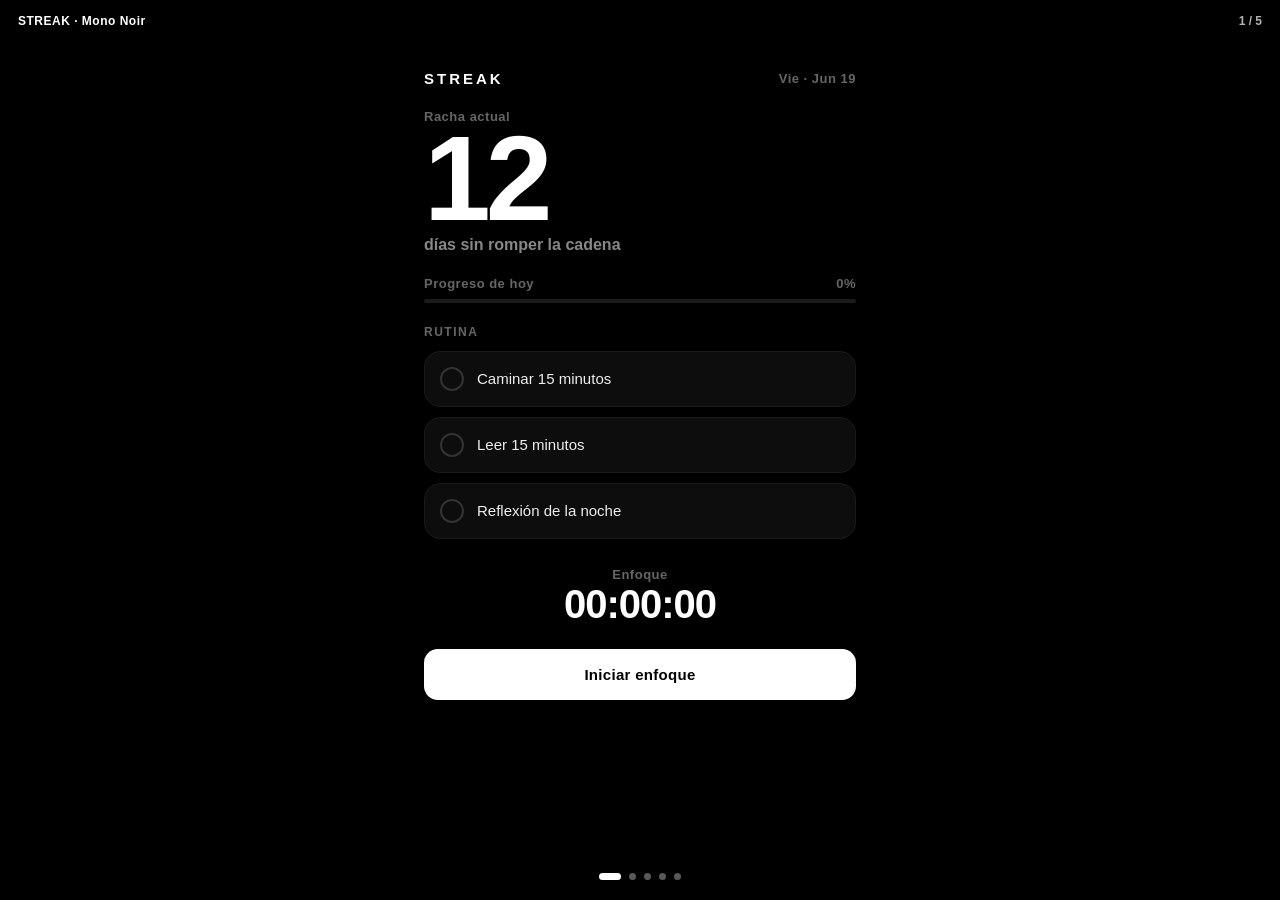
<file: propuestas.html>
<!DOCTYPE html>
<html lang="es">
<head>
  <meta charset="UTF-8" />
  <meta name="viewport" content="width=device-width, initial-scale=1.0, viewport-fit=cover" />
  <title>Propuestas de Rebranding — Rutina Diaria</title>
  <style>
    * { box-sizing: border-box; margin: 0; padding: 0; -webkit-tap-highlight-color: transparent; }
    html, body { height: 100%; }
    body {
      font-family: -apple-system, BlinkMacSystemFont, "SF Pro Display", "Segoe UI", sans-serif;
      background: #000;
      overflow: hidden;
    }

    /* ---- Carrusel ---- */
    .deck {
      display: flex;
      height: 100vh;
      height: 100dvh;
      overflow-x: auto;
      overflow-y: hidden;
      scroll-snap-type: x mandatory;
      scroll-behavior: smooth;
      -webkit-overflow-scrolling: touch;
    }
    .deck::-webkit-scrollbar { display: none; }
    .panel {
      flex: 0 0 100%;
      width: 100%;
      height: 100%;
      scroll-snap-align: start;
      overflow-y: auto;
      -webkit-overflow-scrolling: touch;
      position: relative;
    }
    .panel-inner {
      max-width: 480px;
      margin: 0 auto;
      min-height: 100%;
      padding: 70px 24px 110px;
      display: flex;
      flex-direction: column;
      gap: 18px;
    }

    /* ---- HUD superior (indicador de propuesta) ---- */
    .hud {
      position: fixed;
      top: 0; left: 0; right: 0;
      z-index: 50;
      display: flex;
      align-items: center;
      justify-content: space-between;
      padding: 14px 18px calc(14px + env(safe-area-inset-top));
      padding-top: max(14px, env(safe-area-inset-top));
      background: linear-gradient(to bottom, rgba(0,0,0,0.55), transparent);
      pointer-events: none;
      backdrop-filter: blur(2px);
    }
    .hud-label {
      color: #fff;
      font-size: 12px;
      font-weight: 700;
      letter-spacing: 0.5px;
      text-shadow: 0 1px 8px rgba(0,0,0,0.6);
    }
    .hud-count {
      color: rgba(255,255,255,0.7);
      font-size: 12px;
      font-weight: 600;
      text-shadow: 0 1px 8px rgba(0,0,0,0.6);
    }

    /* ---- Dots inferiores ---- */
    .dots {
      position: fixed;
      bottom: calc(20px + env(safe-area-inset-bottom));
      left: 0; right: 0;
      z-index: 50;
      display: flex;
      justify-content: center;
      gap: 8px;
      pointer-events: none;
    }
    .dot {
      width: 7px; height: 7px;
      border-radius: 50%;
      background: rgba(255,255,255,0.35);
      transition: all 0.3s ease;
    }
    .dot.active { background: #fff; width: 22px; border-radius: 4px; }

    .hint {
      position: fixed;
      bottom: calc(42px + env(safe-area-inset-bottom));
      left: 0; right: 0;
      text-align: center;
      color: rgba(255,255,255,0.45);
      font-size: 11px;
      z-index: 50;
      pointer-events: none;
      animation: fade 3s ease forwards;
    }
    @keyframes fade { 0%,70%{opacity:1;} 100%{opacity:0;} }

    /* Componentes compartidos */
    .row { display: flex; align-items: center; justify-content: space-between; }
    .check {
      display: flex; align-items: center; gap: 13px;
      padding: 15px; border-radius: 16px; cursor: pointer;
      transition: all 0.25s ease;
    }
    .box {
      width: 24px; height: 24px; min-width: 24px; border-radius: 50%;
      display: grid; place-items: center; transition: all 0.25s ease;
      border: 2px solid; 
    }
    .box svg { width: 13px; height: 13px; fill: none; stroke-width: 3; stroke-linecap: round; stroke-linejoin: round; transform: scale(0); transition: transform .2s ease; }
    .check.done .box svg { transform: scale(1); }
    .ctext { font-size: 15px; line-height: 1.3; transition: all .25s ease; }
    .check.done .ctext { text-decoration: line-through; opacity: 0.5; }

    /* ============================================================
       1. STREAK — Mono Noir
    ============================================================ */
    .p-streak { background: #000; }
    .p-streak .panel-inner { gap: 22px; }
    .p-streak .brand { color:#fff; font-size: 15px; font-weight: 800; letter-spacing: 3px; }
    .p-streak .kicker { color:#666; font-size: 13px; font-weight: 600; letter-spacing:.5px; }
    .p-streak .hero-num { color:#fff; font-size: 120px; font-weight: 800; letter-spacing: -5px; line-height: .9; }
    .p-streak .hero-sub { color:#888; font-size: 16px; font-weight: 600; margin-top: 4px; }
    .p-streak .bar { height: 4px; background:#1c1c1c; border-radius: 99px; overflow:hidden; }
    .p-streak .bar > i { display:block; height:100%; background:#fff; border-radius:99px; }
    .p-streak .lbl { color:#666; font-size:12px; font-weight:700; letter-spacing:1.5px; text-transform:uppercase; margin-bottom:12px; }
    .p-streak .check { background:#0d0d0d; border:1px solid #1a1a1a; }
    .p-streak .ctext { color:#eee; }
    .p-streak .box { border-color:#333; }
    .p-streak .check.done .box { background:#fff; border-color:#fff; }
    .p-streak .check.done .box svg { stroke:#000; }
    .p-streak .timer { color:#fff; font-size:40px; font-weight:800; letter-spacing:-1px; font-variant-numeric:tabular-nums; }
    .p-streak .btn { background:#fff; color:#000; border:none; padding:17px; border-radius:14px; font-size:15px; font-weight:800; letter-spacing:.3px; }

    /* ============================================================
       2. RITUAL — Editorial Cálido
    ============================================================ */
    .p-ritual { background: #f4efe7; }
    .p-ritual .panel-inner { gap: 20px; }
    .p-ritual .brand { font-family: Georgia, "Times New Roman", serif; color:#2b2622; font-size: 26px; font-weight: 700; letter-spacing: 1px; font-style: italic; }
    .p-ritual .kicker { color:#a8957e; font-size: 12px; font-weight:700; letter-spacing: 2px; text-transform: uppercase; }
    .p-ritual .head { font-family: Georgia, serif; color:#2b2622; font-size: 34px; font-weight: 700; line-height: 1.1; letter-spacing:-.5px; }
    .p-ritual .card { background:#fffdf9; border:1px solid #e7ded0; border-radius: 20px; padding: 22px; box-shadow: 0 10px 30px rgba(120,90,50,.06); }
    .p-ritual .stat-num { font-family:Georgia,serif; color:#b5663f; font-size: 50px; font-weight: 700; }
    .p-ritual .stat-lbl { color:#9c8d79; font-size: 13px; }
    .p-ritual .bar { height: 7px; background:#eadfce; border-radius:99px; overflow:hidden; margin-top:10px; }
    .p-ritual .bar > i { display:block; height:100%; background:#b5663f; border-radius:99px; }
    .p-ritual .lbl { font-family:Georgia,serif; color:#2b2622; font-size:19px; font-weight:700; margin-bottom:10px; font-style:italic; }
    .p-ritual .check { background:#fffdf9; border:1px solid #e7ded0; }
    .p-ritual .ctext { color:#3a342e; }
    .p-ritual .box { border-color:#d8c3a8; }
    .p-ritual .check.done .box { background:#8a9e7e; border-color:#8a9e7e; }
    .p-ritual .check.done .box svg { stroke:#fff; }
    .p-ritual .timer { font-family:Georgia,serif; color:#2b2622; font-size:42px; font-weight:700; }
    .p-ritual .btn { background:#2b2622; color:#f4efe7; border:none; padding:17px; border-radius:14px; font-size:15px; font-weight:700; }

    /* ============================================================
       3. FORJA — Glass & Graphite
    ============================================================ */
    .p-forja { background: #14171c; background-image: radial-gradient(circle at 15% 10%, #2a3140 0%, transparent 45%), radial-gradient(circle at 85% 90%, #1d2530 0%, transparent 45%); }
    .p-forja .panel-inner { gap: 18px; }
    .p-forja .brand { color:#fff; font-size: 18px; font-weight: 800; letter-spacing: 4px; }
    .p-forja .kicker { color:#7d8aa0; font-size: 12px; font-weight: 600; letter-spacing:1px; }
    .p-forja .glass { background: rgba(255,255,255,0.06); border:1px solid rgba(255,255,255,0.1); border-radius: 22px; padding: 22px; backdrop-filter: blur(20px); -webkit-backdrop-filter: blur(20px); box-shadow: 0 8px 32px rgba(0,0,0,.3); }
    .p-forja .stat-num { color:#fff; font-size: 52px; font-weight: 800; letter-spacing:-2px; background: linear-gradient(135deg,#fff,#9fb4d4); -webkit-background-clip:text; background-clip:text; -webkit-text-fill-color:transparent; }
    .p-forja .stat-lbl { color:#8c98ac; font-size: 13px; font-weight:600; }
    .p-forja .ring-wrap { display:grid; place-items:center; }
    .p-forja .lbl { color:#9aa6bc; font-size:12px; font-weight:700; letter-spacing:1.5px; text-transform:uppercase; margin-bottom:12px; }
    .p-forja .check { background: rgba(255,255,255,0.05); border:1px solid rgba(255,255,255,0.08); backdrop-filter: blur(10px); }
    .p-forja .ctext { color:#dde3ee; }
    .p-forja .box { border-color:#4a5568; }
    .p-forja .check.done .box { background: linear-gradient(135deg,#5b8cff,#7aa0ff); border-color:#7aa0ff; }
    .p-forja .check.done .box svg { stroke:#fff; }
    .p-forja .timer { color:#fff; font-size:40px; font-weight:800; letter-spacing:-1px; font-variant-numeric:tabular-nums; }
    .p-forja .btn { background: linear-gradient(135deg,#5b8cff,#6f7dff); color:#fff; border:none; padding:17px; border-radius:14px; font-size:15px; font-weight:800; box-shadow: 0 8px 24px rgba(91,140,255,.35); }

    /* ============================================================
       4. NORTE — Calm Minimal
    ============================================================ */
    .p-norte { background: #fbfbfd; }
    .p-norte .panel-inner { gap: 18px; }
    .p-norte .brand { color:#1d1d1f; font-size: 17px; font-weight: 700; letter-spacing: 1px; }
    .p-norte .kicker { color:#86868b; font-size: 13px; font-weight: 500; }
    .p-norte .head { color:#1d1d1f; font-size: 27px; font-weight: 700; letter-spacing:-.5px; line-height:1.15; }
    .p-norte .card { background:#fff; border:1px solid #ececf0; border-radius: 20px; padding: 20px; box-shadow: 0 4px 16px rgba(0,0,0,.03); }
    .p-norte .stat-num { color:#2e6d6a; font-size: 44px; font-weight: 700; letter-spacing:-1px; }
    .p-norte .stat-lbl { color:#86868b; font-size: 13px; }
    .p-norte .bar { height: 8px; background:#eef0f2; border-radius:99px; overflow:hidden; margin-top:10px; }
    .p-norte .bar > i { display:block; height:100%; background:#2e6d6a; border-radius:99px; }
    .p-norte .lbl { color:#1d1d1f; font-size:16px; font-weight:700; margin-bottom:10px; }
    .p-norte .check { background:#fff; border:1px solid #ececf0; }
    .p-norte .ctext { color:#1d1d1f; }
    .p-norte .box { border-color:#cfd4d9; }
    .p-norte .check.done .box { background:#2e6d6a; border-color:#2e6d6a; }
    .p-norte .check.done .box svg { stroke:#fff; }
    .p-norte .timer { color:#1d1d1f; font-size:40px; font-weight:700; letter-spacing:-1px; font-variant-numeric:tabular-nums; }
    .p-norte .btn { background:#2e6d6a; color:#fff; border:none; padding:16px; border-radius:14px; font-size:15px; font-weight:700; }

    /* ============================================================
       5. MOMENTUM — Bold Gradient
    ============================================================ */
    .p-momentum { background: #0a0a0a; }
    .p-momentum .panel-inner { gap: 18px; }
    .p-momentum .brand { font-size: 18px; font-weight: 800; letter-spacing: 2px; background: linear-gradient(90deg,#ff5e7e,#ff9a5a); -webkit-background-clip:text; background-clip:text; -webkit-text-fill-color:transparent; }
    .p-momentum .kicker { color:#888; font-size: 13px; font-weight: 600; }
    .p-momentum .head { color:#fff; font-size: 28px; font-weight: 800; letter-spacing:-.5px; }
    .p-momentum .card { background:#161616; border-radius: 22px; padding: 22px; }
    .p-momentum .stat-num { font-size: 48px; font-weight: 800; letter-spacing:-2px; background: linear-gradient(135deg,#ff5e7e,#ff9a5a); -webkit-background-clip:text; background-clip:text; -webkit-text-fill-color:transparent; }
    .p-momentum .stat-lbl { color:#888; font-size: 13px; font-weight:600; }
    .p-momentum .lbl { color:#777; font-size:12px; font-weight:700; letter-spacing:1.5px; text-transform:uppercase; margin-bottom:12px; }
    .p-momentum .check { background:#161616; }
    .p-momentum .ctext { color:#eee; }
    .p-momentum .box { border-color:#3a3a3a; }
    .p-momentum .check.done .box { background: linear-gradient(135deg,#ff5e7e,#ff9a5a); border-color:#ff7e6e; }
    .p-momentum .check.done .box svg { stroke:#fff; }
    .p-momentum .timer { color:#fff; font-size:42px; font-weight:800; letter-spacing:-1px; font-variant-numeric:tabular-nums; }
    .p-momentum .btn { background: linear-gradient(135deg,#ff5e7e,#ff9a5a); color:#fff; border:none; padding:17px; border-radius:14px; font-size:15px; font-weight:800; box-shadow:0 8px 24px rgba(255,94,126,.3); }

    .btn { width: 100%; cursor: pointer; transition: transform .2s ease; }
    .btn:active { transform: scale(0.97); }
    .ring-svg { transform: rotate(-90deg); }
  </style>
</head>
<body>

  <div class="hud">
    <span class="hud-label" id="hudLabel">STREAK · Mono Noir</span>
    <span class="hud-count" id="hudCount">1 / 5</span>
  </div>

  <div class="deck" id="deck">

    <!-- 1. STREAK -->
    <section class="panel p-streak" data-name="STREAK · Mono Noir">
      <div class="panel-inner">
        <div class="row">
          <span class="brand">STREAK</span>
          <span class="kicker">Vie · Jun 19</span>
        </div>
        <div>
          <div class="kicker">Racha actual</div>
          <div class="hero-num">12</div>
          <div class="hero-sub">días sin romper la cadena</div>
        </div>
        <div>
          <div class="row" style="margin-bottom:8px;"><span class="kicker">Progreso de hoy</span><span class="kicker" data-pct>0%</span></div>
          <div class="bar"><i style="width:0%" data-fill></i></div>
        </div>
        <div>
          <div class="lbl">Rutina</div>
          <div style="display:flex;flex-direction:column;gap:10px;">
            <div class="check" data-task><span class="box"><svg viewBox="0 0 24 24"><path d="M5 13l4 4L19 7"/></svg></span><span class="ctext">Caminar 15 minutos</span></div>
            <div class="check" data-task><span class="box"><svg viewBox="0 0 24 24"><path d="M5 13l4 4L19 7"/></svg></span><span class="ctext">Leer 15 minutos</span></div>
            <div class="check" data-task><span class="box"><svg viewBox="0 0 24 24"><path d="M5 13l4 4L19 7"/></svg></span><span class="ctext">Reflexión de la noche</span></div>
          </div>
        </div>
        <div style="text-align:center;margin-top:6px;"><div class="kicker">Enfoque</div><div class="timer">00:00:00</div></div>
        <button class="btn">Iniciar enfoque</button>
      </div>
    </section>

    <!-- 2. RITUAL -->
    <section class="panel p-ritual" data-name="RITUAL · Editorial">
      <div class="panel-inner">
        <div class="row">
          <span class="brand">Ritual</span>
          <span class="kicker">Viernes 19</span>
        </div>
        <div class="head">Buenos días.<br>Hoy también cuenta.</div>
        <div class="card row">
          <div><div class="stat-num">12</div><div class="stat-lbl">días de racha</div></div>
          <div style="text-align:right;"><div class="stat-num" data-pct-num>0</div><div class="stat-lbl">% del día</div></div>
        </div>
        <div class="card">
          <div class="row"><span class="stat-lbl">Progreso</span><span class="stat-lbl" data-pct>0%</span></div>
          <div class="bar"><i style="width:0%" data-fill></i></div>
        </div>
        <div>
          <div class="lbl">Tu rutina</div>
          <div style="display:flex;flex-direction:column;gap:10px;">
            <div class="check" data-task><span class="box"><svg viewBox="0 0 24 24"><path d="M5 13l4 4L19 7"/></svg></span><span class="ctext">Caminar 15 minutos</span></div>
            <div class="check" data-task><span class="box"><svg viewBox="0 0 24 24"><path d="M5 13l4 4L19 7"/></svg></span><span class="ctext">Leer 15 minutos</span></div>
            <div class="check" data-task><span class="box"><svg viewBox="0 0 24 24"><path d="M5 13l4 4L19 7"/></svg></span><span class="ctext">Reflexión de la noche</span></div>
          </div>
        </div>
        <button class="btn">Comenzar el día</button>
      </div>
    </section>

    <!-- 3. FORJA -->
    <section class="panel p-forja" data-name="FORJA · Glass">
      <div class="panel-inner">
        <div class="row">
          <span class="brand">FORJA</span>
          <span class="kicker">19 Jun · Viernes</span>
        </div>
        <div class="glass ring-wrap">
          <svg width="150" height="150" viewBox="0 0 150 150" class="ring-svg">
            <circle cx="75" cy="75" r="62" stroke="rgba(255,255,255,0.08)" stroke-width="12" fill="none"/>
            <circle cx="75" cy="75" r="62" stroke="url(#g3)" stroke-width="12" fill="none" stroke-linecap="round" stroke-dasharray="389.6" stroke-dashoffset="389.6" data-ring/>
            <defs><linearGradient id="g3" x1="0" y1="0" x2="1" y2="1"><stop offset="0" stop-color="#5b8cff"/><stop offset="1" stop-color="#7aa0ff"/></linearGradient></defs>
          </svg>
          <div style="margin-top:-95px;text-align:center;pointer-events:none;"><div class="stat-num" data-pct-num>0</div><div class="stat-lbl">% completado</div></div>
          <div style="height:55px;"></div>
        </div>
        <div class="glass row">
          <div><div style="color:#fff;font-size:30px;font-weight:800;">12</div><div class="stat-lbl">racha</div></div>
          <div style="text-align:right;"><div style="color:#fff;font-size:30px;font-weight:800;" class="timer-mini">00:00</div><div class="stat-lbl">enfoque</div></div>
        </div>
        <div>
          <div class="lbl">Rutina</div>
          <div style="display:flex;flex-direction:column;gap:10px;">
            <div class="check" data-task><span class="box"><svg viewBox="0 0 24 24"><path d="M5 13l4 4L19 7"/></svg></span><span class="ctext">Caminar 15 minutos</span></div>
            <div class="check" data-task><span class="box"><svg viewBox="0 0 24 24"><path d="M5 13l4 4L19 7"/></svg></span><span class="ctext">Leer 15 minutos</span></div>
            <div class="check" data-task><span class="box"><svg viewBox="0 0 24 24"><path d="M5 13l4 4L19 7"/></svg></span><span class="ctext">Reflexión de la noche</span></div>
          </div>
        </div>
        <button class="btn">Iniciar enfoque</button>
      </div>
    </section>

    <!-- 4. NORTE -->
    <section class="panel p-norte" data-name="NORTE · Calm">
      <div class="panel-inner">
        <div class="row">
          <span class="brand">Norte</span>
          <span class="kicker">Viernes, 19 jun</span>
        </div>
        <div class="head">Tu día, con calma.</div>
        <div style="display:grid;grid-template-columns:1fr 1fr;gap:12px;">
          <div class="card"><div class="stat-num">12</div><div class="stat-lbl">días de racha</div></div>
          <div class="card"><div class="stat-num" data-pct-num>0</div><div class="stat-lbl">% del día</div></div>
        </div>
        <div class="card">
          <div class="row"><span class="stat-lbl">Progreso de hoy</span><span class="stat-lbl" data-pct>0%</span></div>
          <div class="bar"><i style="width:0%" data-fill></i></div>
        </div>
        <div>
          <div class="lbl">Rutina</div>
          <div style="display:flex;flex-direction:column;gap:10px;">
            <div class="check" data-task><span class="box"><svg viewBox="0 0 24 24"><path d="M5 13l4 4L19 7"/></svg></span><span class="ctext">Caminar 15 minutos</span></div>
            <div class="check" data-task><span class="box"><svg viewBox="0 0 24 24"><path d="M5 13l4 4L19 7"/></svg></span><span class="ctext">Leer 15 minutos</span></div>
            <div class="check" data-task><span class="box"><svg viewBox="0 0 24 24"><path d="M5 13l4 4L19 7"/></svg></span><span class="ctext">Reflexión de la noche</span></div>
          </div>
        </div>
        <div class="card row"><span class="stat-lbl">Enfoque</span><span class="timer">00:00:00</span></div>
        <button class="btn">Iniciar enfoque</button>
      </div>
    </section>

    <!-- 5. MOMENTUM -->
    <section class="panel p-momentum" data-name="MOMENTUM · Gradient">
      <div class="panel-inner">
        <div class="row">
          <span class="brand">MOMENTUM</span>
          <span class="kicker">VIE 19 JUN</span>
        </div>
        <div class="head">Sigue el impulso.</div>
        <div class="card ring-wrap" style="display:grid;place-items:center;">
          <svg width="160" height="160" viewBox="0 0 160 160" class="ring-svg">
            <circle cx="80" cy="80" r="66" stroke="#262626" stroke-width="14" fill="none"/>
            <circle cx="80" cy="80" r="66" stroke="url(#g5)" stroke-width="14" fill="none" stroke-linecap="round" stroke-dasharray="414.7" stroke-dashoffset="414.7" data-ring/>
            <defs><linearGradient id="g5" x1="0" y1="0" x2="1" y2="1"><stop offset="0" stop-color="#ff5e7e"/><stop offset="1" stop-color="#ff9a5a"/></linearGradient></defs>
          </svg>
          <div style="margin-top:-105px;text-align:center;pointer-events:none;"><div class="stat-num" data-pct-num>0</div><div class="stat-lbl">% de hoy</div></div>
          <div style="height:60px;"></div>
        </div>
        <div class="card row">
          <div><div style="color:#fff;font-size:30px;font-weight:800;">12</div><div class="stat-lbl">racha 🔥</div></div>
          <div style="text-align:right;"><div class="timer" style="font-size:30px;">00:00</div><div class="stat-lbl">enfoque</div></div>
        </div>
        <div>
          <div class="lbl">Rutina</div>
          <div style="display:flex;flex-direction:column;gap:10px;">
            <div class="check" data-task><span class="box"><svg viewBox="0 0 24 24"><path d="M5 13l4 4L19 7"/></svg></span><span class="ctext">Caminar 15 minutos</span></div>
            <div class="check" data-task><span class="box"><svg viewBox="0 0 24 24"><path d="M5 13l4 4L19 7"/></svg></span><span class="ctext">Leer 15 minutos</span></div>
            <div class="check" data-task><span class="box"><svg viewBox="0 0 24 24"><path d="M5 13l4 4L19 7"/></svg></span><span class="ctext">Reflexión de la noche</span></div>
          </div>
        </div>
        <button class="btn">Iniciar enfoque</button>
      </div>
    </section>

  </div>

  <div class="hint">← Desliza para ver las 5 propuestas →</div>
  <div class="dots" id="dots"></div>

  <script>
    const deck = document.getElementById('deck');
    const panels = [...deck.querySelectorAll('.panel')];
    const dotsWrap = document.getElementById('dots');
    const hudLabel = document.getElementById('hudLabel');
    const hudCount = document.getElementById('hudCount');

    // Crear dots
    panels.forEach((_, i) => {
      const d = document.createElement('div');
      d.className = 'dot' + (i === 0 ? ' active' : '');
      dotsWrap.appendChild(d);
    });
    const dots = [...dotsWrap.children];

    // Actualizar indicador al deslizar
    let raf;
    deck.addEventListener('scroll', () => {
      cancelAnimationFrame(raf);
      raf = requestAnimationFrame(() => {
        const idx = Math.round(deck.scrollLeft / deck.clientWidth);
        dots.forEach((d, i) => d.classList.toggle('active', i === idx));
        if (panels[idx]) {
          hudLabel.textContent = panels[idx].dataset.name;
          hudCount.textContent = (idx + 1) + ' / ' + panels.length;
        }
      });
    });

    // Interactividad de cada panel (checkboxes -> progreso)
    panels.forEach((panel) => {
      const tasks = [...panel.querySelectorAll('[data-task]')];
      const fill = panel.querySelector('[data-fill]');
      const pctEls = [...panel.querySelectorAll('[data-pct]')];
      const pctNum = panel.querySelector('[data-pct-num]');
      const ring = panel.querySelector('[data-ring]');
      const ringLen = ring ? parseFloat(ring.getAttribute('stroke-dasharray')) : 0;

      function update() {
        const done = tasks.filter(t => t.classList.contains('done')).length;
        const pct = Math.round((done / tasks.length) * 100);
        if (fill) fill.style.width = pct + '%';
        pctEls.forEach(e => e.textContent = pct + '%');
        if (pctNum) pctNum.textContent = pct;
        if (ring) ring.setAttribute('stroke-dashoffset', ringLen - (ringLen * pct / 100));
      }

      tasks.forEach(t => t.addEventListener('click', () => {
        t.classList.toggle('done');
        update();
      }));
    });
  </script>
</body>
</html>
</file>
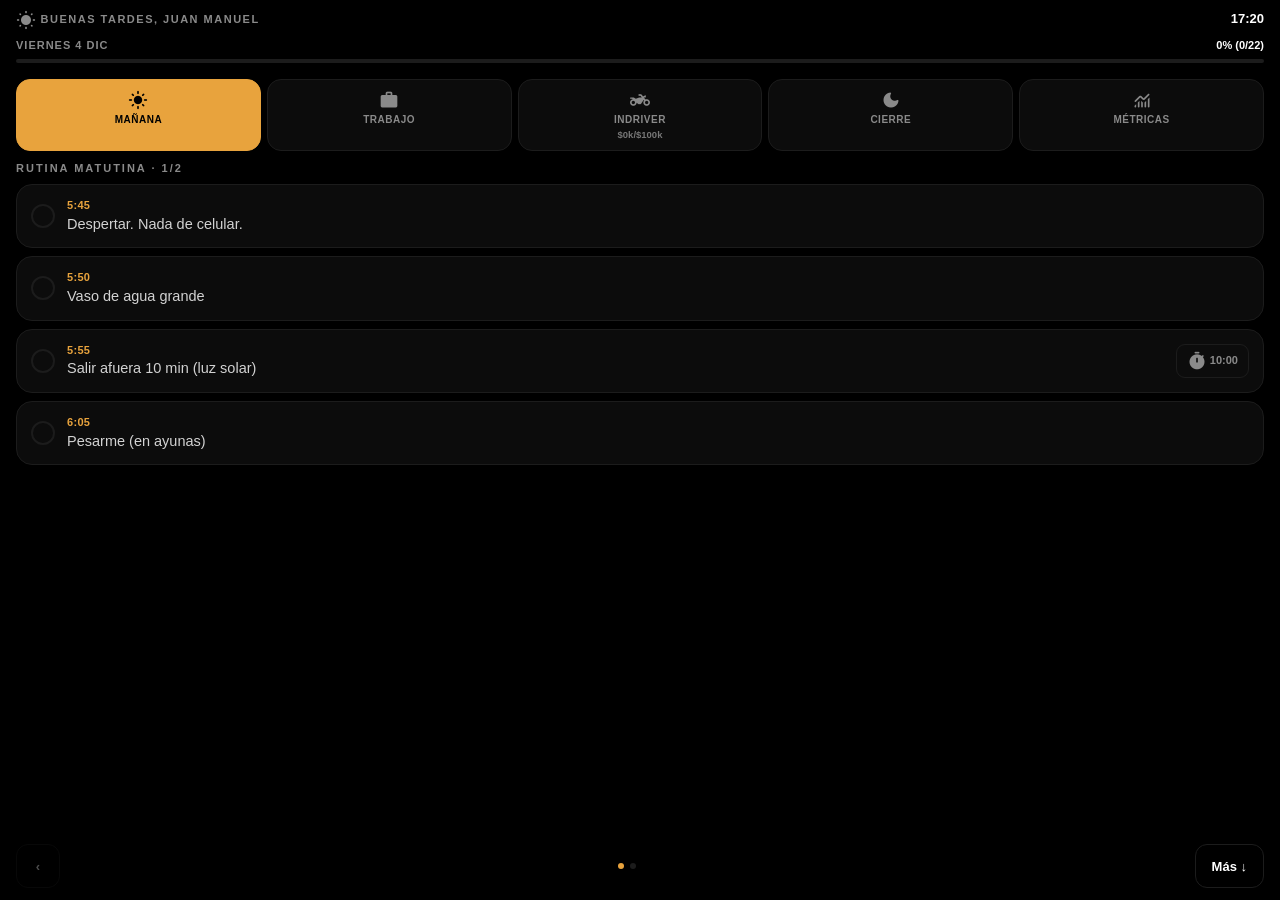
<file: tracker-indriver-entry-grande.html>
<!DOCTYPE html>
<html lang="es">
<head>
<meta charset="UTF-8">
<meta name="viewport" content="width=device-width, initial-scale=1.0, user-scalable=no">
<meta name="apple-mobile-web-app-capable" content="yes">
<meta name="apple-mobile-web-app-status-bar-style" content="black-translucent">
<title>Rutina Diaria</title>
<link rel="stylesheet" href="https://fonts.googleapis.com/css2?family=Material+Symbols+Rounded:opsz,wght,FILL,GRAD@24,400,1,0">
<style>
  :root{
    --bg:#000000; --ink:#FFFFFF; --mut:#8A8A8A; --line:#1C1C1C; --card:#0C0C0C;
    --accent:#E8A33D;
    /* aliases so every existing rule + the JS keep working unchanged */
    --surface:var(--card); --surface2:#141414;
    --text:var(--ink); --text-sec:var(--mut);
    --accent-glow:var(--accent);
    --success:var(--ink); --warning:var(--accent); --danger:#5A5A5A; --gold:var(--accent);
  }
  *{box-sizing:border-box; -webkit-tap-highlight-color:transparent; user-select:none;}
  button, input, textarea{
    -webkit-appearance:none; appearance:none;
    font-family:inherit; -webkit-tap-highlight-color:transparent;
  }
  button{ cursor:pointer; }
  html,body{margin:0; padding:0; width:100vw; height:100vh; overflow:hidden;
    background:var(--bg); color:#d2d2d2; font-weight:500;
    font-family:-apple-system,BlinkMacSystemFont,'SF Pro Display',sans-serif; font-size:16px; line-height:1.35;}
  #app{display:flex; flex-direction:column; height:100vh; height:100dvh; position:relative;}

  /* ---- header ---- */
  #header{padding:10px 16px 6px 16px; flex-shrink:0;}
  #headerTop{display:flex; justify-content:space-between; align-items:baseline;}
  #greeting{font-size:11px; color:var(--mut); font-weight:800; text-transform:uppercase; letter-spacing:1.5px;}
  #clock{font-size:13px; color:var(--text); font-weight:700; font-variant-numeric:tabular-nums;}
  #progressLabel{display:flex; justify-content:space-between; font-size:11px; color:var(--mut); margin:8px 0 6px 0; font-weight:800; text-transform:uppercase; letter-spacing:1px;}
  #progressLabel b{color:var(--text); font-weight:800; letter-spacing:0;}
  #progressBarBg{width:100%; height:4px; background:var(--line); border-radius:99px; overflow:hidden;}
  #progressBarFill{height:100%; width:0%; border-radius:99px; background:var(--accent); transition:width .3s ease;}

  /* ---- tabs ---- */
  #tabs{display:flex; gap:6px; padding:10px 16px 10px 16px; flex-shrink:0; overflow-x:auto;}
  .tab-btn{flex:1; min-width:60px; padding:10px 4px; border:1px solid var(--line); border-radius:14px;
    background:var(--card); color:var(--mut); font-size:10px; font-weight:800;
    text-transform:uppercase; letter-spacing:.5px;
    display:flex; flex-direction:column; align-items:center; gap:3px;}
  .tab-btn.active{background:var(--accent); color:#000; border-color:var(--accent);}
  .tab-btn.goal-hit{border-color:var(--text); color:var(--text);}
  .tab-label{display:block;}
  .tab-sub{display:block; font-size:9.5px; font-weight:800; opacity:.85; margin-top:1px; letter-spacing:0; text-transform:none;}
  .tab-btn .material-symbols-rounded{font-size:20px; display:block; margin:0 auto 1px auto;}

  .material-symbols-rounded{
    font-family:'Material Symbols Rounded';
    font-weight:normal; font-style:normal;
    font-variation-settings:'FILL' 1,'wght' 400,'GRAD' 0,'opsz' 24;
    font-size:20px; vertical-align:middle; line-height:1;
    display:inline-block; white-space:nowrap; word-wrap:normal; direction:ltr;
    -webkit-font-smoothing:antialiased;
  }
  .summary-box .material-symbols-rounded{font-size:18px;}

  /* ---- content ---- */
  #content{flex:1; overflow:hidden; padding:0 16px 12px 16px; position:relative;}
  .section{display:none; height:100%; flex-direction:column;}
  .section.active{display:flex;}
  /* Métricas es pantalla de revisión/ajustes (no parte del flujo cronometrado), permite scroll interno
     como red de seguridad en celulares chicos con las filas de meta+agua agregadas */
  #sec-metricas.section{overflow-y:auto; -webkit-overflow-scrolling:touch;}

  .section-title{font-size:11px; color:var(--mut); margin:10px 0 8px 0; font-weight:800;
    text-transform:uppercase; letter-spacing:2px;}
  .section-title:first-child{margin-top:0;}

  .item{display:flex; align-items:center; gap:12px; background:var(--card); border:1px solid var(--line);
    border-radius:16px; padding:13px 14px; margin-bottom:8px; min-height:44px; transition:opacity .25s;}
  .item.done{opacity:.4;}
  .item.done .item-text{text-decoration:line-through;}
  .item.pending{opacity:1;}

  .check{width:24px; height:24px; border-radius:50%; border:2px solid var(--line); flex-shrink:0;
    display:flex; align-items:center; justify-content:center; font-size:14px; color:transparent;
    font-weight:bold; transition:transform .18s ease, background .18s ease;}
  .item.done .check{background:var(--ink);
    border-color:var(--ink); color:#000;}
  .check.pop{animation:popCheck .35s ease;}
  @keyframes popCheck{0%{transform:scale(1);}45%{transform:scale(1.35);}100%{transform:scale(1);}}

  .item-body{flex:1; min-width:0;}
  .item-time{font-size:11px; color:var(--accent); font-weight:800; letter-spacing:.3px;}
  .item-text{font-size:14.5px; margin-top:2px; color:#d2d2d2; font-weight:500;}

  .timer-btn{flex-shrink:0; background:transparent; border:1px solid var(--line); color:var(--mut);
    border-radius:9px; padding:6px 10px; font-size:11px; font-weight:800;}

  /* ---- pagination (mañana) ---- */
  .page-wrap{flex:1; display:flex; flex-direction:column; overflow:hidden;}
  .page{display:none; flex:1; flex-direction:column; justify-content:flex-start;}
  .page.active{display:flex;}
  .page-nav{display:flex; align-items:center; justify-content:space-between; margin-top:auto; padding-top:8px; flex-shrink:0;}
  .page-nav-btn{background:transparent; border:1px solid var(--line); color:var(--text); border-radius:12px;
    padding:10px 16px; font-size:13px; font-weight:700; min-width:44px; min-height:44px;}
  .page-nav-btn:disabled{opacity:.3;}
  .page-dots{display:flex; gap:6px;}
  .page-dot{width:6px; height:6px; border-radius:50%; background:var(--line);}
  .page-dot.active{background:var(--accent);}

  .postit{background:var(--card); border:1px dashed var(--line); border-left:3px solid var(--accent);
    border-radius:14px; padding:12px 14px; margin-bottom:8px; font-size:13.5px; color:#d2d2d2;}
  .postit textarea{width:100%; background:transparent; border:none; color:var(--text); font-size:13.5px;
    font-family:inherit; resize:none; outline:none; min-height:38px;}
  .postit-hint{font-size:10px; color:var(--mut); margin-top:4px; text-transform:uppercase; letter-spacing:1px; font-weight:800;}

  /* ---- metrics ---- */
  .metric-row{background:var(--card); border:1px solid var(--line); border-radius:16px; padding:12px 14px; margin-bottom:8px;}
  .metric-label{font-size:11px; color:var(--mut); margin-bottom:8px; font-weight:800; text-transform:uppercase; letter-spacing:1.5px; display:flex; justify-content:space-between; align-items:center; gap:6px;}
  .auto-tag{font-size:9px; background:transparent; border:1px solid var(--line); color:var(--mut); padding:2px 6px; border-radius:6px; font-weight:800; letter-spacing:.5px; text-transform:uppercase;}
  .trend{font-size:13px; font-weight:800;}
  .trend.up{color:var(--mut);} .trend.down{color:var(--text);} .trend.same{color:var(--mut);}
  .metric-input{width:100%; background:transparent; border:1px solid var(--line); border-radius:10px;
    color:var(--text); font-size:16px; padding:9px 11px; font-weight:700;}
  .metric-readonly{color:var(--text); font-weight:800; border-style:dashed; opacity:.9;}
  .yn-row{display:flex; gap:8px;}
  .yn-btn{flex:1; padding:10px; border-radius:10px; border:1px solid var(--line); background:transparent;
    color:var(--mut); font-size:14px; font-weight:700;}
  .yn-btn.sel-yes{background:var(--ink); color:#000; border-color:var(--ink);}
  .yn-btn.sel-no{background:transparent; color:var(--text); border-color:var(--text);}
  .meta-bar-bg{width:100%; height:6px; background:var(--line); border-radius:99px; overflow:hidden; margin-top:6px;}
  .meta-bar-fill{height:100%; background:var(--accent); border-radius:99px; transition:width .3s;}
  .meta-bar-txt{font-size:11px; color:var(--mut); margin-top:5px; text-align:right; font-weight:700;}
  .rating-row{display:flex; gap:6px; justify-content:space-between;}
  .rating-btn{flex:1; background:transparent; border:1px solid var(--line); border-radius:12px; padding:8px 0;
    font-size:22px; min-height:44px;}
  .rating-btn.sel{background:var(--accent); border-color:var(--accent);}

  /* ---- InDriver module ---- */
  .indriver-wrap{display:flex; flex-direction:column; height:100%; overflow:hidden;}
  .turno-btn{width:100%; padding:15px; border-radius:14px; border:none; font-size:14px; font-weight:800;
    margin-bottom:10px; text-transform:uppercase; letter-spacing:1px;}
  .turno-btn.start{background:var(--ink); color:#000;}
  .turno-btn.stop{background:transparent; color:var(--text); border:1px solid var(--line);}
  #turnoClock{text-align:center; font-size:clamp(28px,9vw,38px); font-weight:800; font-variant-numeric:tabular-nums;
    letter-spacing:-1px; color:var(--accent); margin-bottom:8px; display:none;}
  #turnoClock.show{display:block;}

  .summary-box{background:var(--card); border:1px solid var(--line); border-radius:16px; padding:12px 14px; margin-bottom:10px; flex-shrink:0;}
  .summary-line{display:flex; justify-content:space-between; font-size:12px; color:var(--mut); margin-bottom:4px; font-weight:700; text-transform:uppercase; letter-spacing:.5px;}
  .summary-line b{color:var(--text); font-weight:800; text-transform:none; letter-spacing:0;}
  #netoLine{font-size:clamp(30px,10vw,40px); font-weight:800; letter-spacing:-2px; color:var(--text);
    display:flex; justify-content:space-between; align-items:center; margin:6px 0;}

  /* ---- bloque de entrada grande y centrado ---- */
  .entry-block{background:var(--card); border:1px solid var(--line); border-radius:20px;
    padding:16px 16px 14px 16px; margin-bottom:10px; flex-shrink:0;}
  .entry-toggles{display:flex; justify-content:center; gap:8px; margin-bottom:10px;}
  .propina-btn{background:transparent; border:2px solid var(--line); border-radius:99px;
    padding:8px 16px; font-size:12px; font-weight:800; display:flex; align-items:center; gap:6px;
    text-transform:uppercase; letter-spacing:.5px; color:var(--mut);}
  .propina-btn .material-symbols-rounded{font-size:16px;}
  .propina-btn.active{border-color:var(--accent); background:transparent; color:var(--accent);}
  .mic-btn{background:transparent; border:2px solid var(--line); border-radius:99px; color:var(--mut);
    padding:8px 16px; font-size:12px; display:flex; align-items:center; gap:6px;}
  .mic-btn.listening{border-color:var(--accent); color:var(--accent); animation:micPulse 1s infinite;}
  @keyframes micPulse{0%,100%{opacity:1;}50%{opacity:.4;}}
  #micHint{font-size:11px; color:var(--mut); text-align:center; min-height:14px; margin:0 0 4px 0; flex-shrink:0;}

  #entryInputWrap{text-align:center; padding:6px 0 4px 0;}
  #entryCurrency{font-size:20px; color:var(--mut); font-weight:700; vertical-align:top; margin-right:2px;}
  #carreraInput{background:transparent; border:none; color:var(--text);
    font-size:clamp(44px,16vw,64px); font-weight:800; letter-spacing:-2px;
    padding:0; text-align:center; width:100%; -moz-appearance:textfield;}
  #carreraInput::-webkit-outer-spin-button, #carreraInput::-webkit-inner-spin-button{-webkit-appearance:none; margin:0;}
  #entryUnit{text-align:center; color:var(--mut); font-size:11px; font-weight:800; text-transform:uppercase;
    letter-spacing:1.5px; margin-top:-4px; margin-bottom:12px;}
  .add-btn-big{width:100%; background:var(--accent); color:#000; border:none; border-radius:16px;
    font-size:15px; font-weight:800; text-transform:uppercase; letter-spacing:1px;
    padding:16px; min-height:56px; display:flex; align-items:center; justify-content:center; gap:8px;}
  .add-btn-big .material-symbols-rounded{font-size:22px;}
  .add-btn-big:active{opacity:.85;}

  .quick-expenses{display:flex; gap:6px; margin-bottom:10px; flex-shrink:0;}
  .qexp-btn{flex:1; background:transparent; border:1px solid var(--line); border-radius:12px; padding:9px 4px;
    font-size:11px; font-weight:800; color:var(--mut); min-height:44px; text-transform:uppercase; letter-spacing:.3px;}
  .qexp-btn.active{background:var(--text); color:#000; border-color:var(--text);}

  #recordsList{flex:1; overflow-y:auto; min-height:0;}
  .record-row{display:flex; justify-content:space-between; align-items:center; background:transparent;
    border:1px solid var(--line); border-radius:12px; padding:8px 12px; margin-bottom:6px; font-size:13px;}
  .record-row.carrera{color:var(--text);}
  .record-row.propina{color:var(--accent);}
  .record-row.gasto{color:var(--mut);}
  .record-del{background:none; border:none; color:var(--mut); font-size:16px; padding:4px 8px;}

  /* ---- timer overlay ---- */
  #timerOverlay{position:fixed; inset:0; background:var(--bg); z-index:50; display:none;
    flex-direction:column; align-items:center; justify-content:center; gap:24px;}
  #timerOverlay.show{display:flex;}
  #timerLabel{font-size:12px; color:var(--mut); text-align:center; padding:0 20px; font-weight:800;
    text-transform:uppercase; letter-spacing:2px;}
  #ringWrap{position:relative; width:220px; height:220px;}
  #ringWrap svg{transform:rotate(-90deg);}
  #timerClock{position:absolute; inset:0; display:flex; align-items:center; justify-content:center;
    font-size:48px; font-weight:800; letter-spacing:-2px; font-variant-numeric:tabular-nums; color:var(--text);}
  #timerControls{display:flex; gap:14px;}
  .tbtn{padding:14px 24px; border-radius:14px; border:1px solid var(--line); font-size:14px; font-weight:800;
    text-transform:uppercase; letter-spacing:.5px;}
  .tbtn-start{background:var(--ink); color:#000; border-color:var(--ink);}
  .tbtn-reset{background:transparent; color:var(--text);}
  .tbtn-close{background:transparent; color:var(--mut);}

  /* ---- reset confirmation modal ---- */
  #resetModal{position:fixed; inset:0; background:rgba(0,0,0,.85); z-index:70; display:none;
    align-items:center; justify-content:center; padding:24px;}
  #resetModal.show{display:flex;}
  #resetBox{background:var(--card); border:1px solid var(--line); border-radius:18px;
    padding:22px; width:100%; max-width:340px;}
  #resetTitle{font-size:15px; font-weight:800; display:flex; align-items:center; gap:6px; margin-bottom:10px;
    text-transform:uppercase; letter-spacing:1px;}
  #resetTitle .material-symbols-rounded{font-size:20px; color:var(--text);}
  #resetDesc{font-size:13px; color:var(--mut); line-height:1.5; margin-bottom:16px;}
  #resetPhraseHint{font-size:12px; color:var(--mut); margin-bottom:8px;}
  #resetPhraseHint b{color:var(--text); letter-spacing:.5px;}
  #resetConfirmInput{width:100%; box-sizing:border-box; padding:12px; border-radius:10px; border:1px solid var(--line);
    background:var(--bg); color:var(--text); font-size:16px; text-transform:uppercase; letter-spacing:.5px;
    margin-bottom:16px;}
  #resetConfirmInput:focus{outline:none; border-color:var(--accent);}
  #resetModalBtns{display:flex; gap:10px;}
  #resetModalBtns button{flex:1; padding:12px; border-radius:10px; border:1px solid var(--line); font-size:14px; font-weight:800;
    text-transform:uppercase; letter-spacing:.5px;}
  #resetCancelBtn{background:transparent; color:var(--text);}
  #resetConfirmBtn{background:var(--ink); color:#000; border-color:var(--ink);}
  #resetConfirmBtn:disabled{background:transparent; color:var(--mut); opacity:.5;}

  /* ---- meta ajustable (solo Métricas) ---- */
  .meta-bar-txt-row{display:flex; justify-content:space-between; align-items:center; margin-top:5px;}
  .meta-bar-txt-row .meta-bar-txt{margin-top:0;}
  #metaEditBtn{background:none; border:none; color:var(--accent); font-size:11px; font-weight:800;
    display:flex; align-items:center; gap:2px; padding:4px 6px; text-transform:uppercase; letter-spacing:.5px;}
  #metaEditBtn .material-symbols-rounded{font-size:14px;}
  .meta-edit-input{width:100%; background:transparent; border:1px solid var(--accent); border-radius:10px;
    color:var(--text); font-size:16px; padding:8px 10px; margin-top:6px;}

  /* ---- agua ---- */
  #waterSummaryLine{display:flex; align-items:center; justify-content:space-between; color:var(--text);
    font-size:14px; font-weight:700;}
  #waterSummaryLine .material-symbols-rounded{color:var(--mut); font-size:20px;}
  #waterOverlay{position:fixed; inset:0; background:var(--bg); z-index:65; display:none;
    flex-direction:column; padding:16px;}
  #waterOverlay.show{display:flex;}
  #waterHeader{display:flex; align-items:center; justify-content:space-between; flex-shrink:0;}
  #waterCloseBtn{width:36px; height:36px; border-radius:12px; background:transparent; border:1px solid var(--line); color:var(--text);}
  #waterTitle{font-size:12px; font-weight:800; display:flex; align-items:center; gap:6px; color:var(--mut);
    text-transform:uppercase; letter-spacing:1.5px;}
  #waterTotals{text-align:center; margin:20px 0 12px 0; flex-shrink:0;}
  #waterLiters{font-size:clamp(40px,13vw,52px); font-weight:800; letter-spacing:-2px; color:var(--text);}
  #waterSub{font-size:12px; color:var(--mut); margin-top:4px; font-weight:700;}
  #waterGrid{flex:1; overflow-y:auto; display:flex; flex-wrap:wrap; gap:10px; align-content:flex-start;
    justify-content:center; padding:10px 0;}
  .water-cup{width:44px; height:44px; border-radius:12px; background:var(--card);
    border:1px solid var(--line); display:flex; align-items:center; justify-content:center; font-size:20px;
    animation:cupIn .25s ease;}
  @keyframes cupIn{0%{transform:scale(0.3); opacity:0;}60%{transform:scale(1.15);}100%{transform:scale(1); opacity:1;}}
  #waterActions{display:flex; gap:10px; flex-shrink:0; padding-top:8px;}
  #waterMinusBtn{width:52px; background:transparent; border:1px solid var(--line); border-radius:14px; color:var(--text);}
  #waterPlusBtn{flex:1; background:var(--accent); border:none; border-radius:14px;
    color:#000; font-size:14px; font-weight:800; text-transform:uppercase; letter-spacing:.5px;
    display:flex; align-items:center; justify-content:center; gap:6px; min-height:52px;}

  /* ---- toast ---- */
  #toast{position:fixed; left:50%; bottom:26px; transform:translateX(-50%) translateY(20px); z-index:80;
    background:var(--card); border:1px solid var(--line); color:var(--text); font-size:13px; font-weight:700;
    padding:10px 16px; border-radius:12px; opacity:0; pointer-events:none; transition:opacity .25s, transform .25s;
    max-width:85vw; text-align:center;}
  #toast.show{opacity:1; transform:translateX(-50%) translateY(0);}

  /* ---- métricas corner buttons ---- */
  #metricasCorner{display:flex; justify-content:flex-end; gap:8px; margin-top:12px;}
  #exportBtn, #resetBtn{padding:8px 12px; border-radius:9px; background:transparent; color:var(--mut);
    border:1px solid var(--line); font-size:10px; font-weight:800; text-transform:uppercase; letter-spacing:.5px;
    display:flex; align-items:center; gap:4px; opacity:.55;}
  #exportBtn .material-symbols-rounded, #resetBtn .material-symbols-rounded{font-size:15px;}
  #exportBtn:active, #resetBtn:active{opacity:1;}

  /* ---- celebration flash + confetti ---- */
  #flash{position:fixed; inset:0; background:var(--accent); opacity:0; pointer-events:none; z-index:60;}
  #flash.go{animation:flashGo .5s ease;}
  @keyframes flashGo{0%{opacity:0;}20%{opacity:.35;}100%{opacity:0;}}
  .confetti{position:fixed; top:-10px; width:8px; height:8px; z-index:61; pointer-events:none; border-radius:2px;}
</style>
</head>
<body>
<div id="flash"></div>
<div id="app">

  <div id="header">
    <div id="headerTop"><span id="greeting"><span class="material-symbols-rounded" id="greetIcon">wb_sunny</span> —</span><span id="clock">--:--</span></div>
    <div id="progressLabel"><span id="dateLabel">—</span><b id="progressPct">0%</b></div>
    <div id="progressBarBg"><div id="progressBarFill"></div></div>
  </div>

  <div id="tabs">
    <button class="tab-btn active" data-tab="manana"><span class="material-symbols-rounded">light_mode</span><span class="tab-label">Mañana</span></button>
    <button class="tab-btn" data-tab="nesting"><span class="material-symbols-rounded">work</span><span class="tab-label">Trabajo</span></button>
    <button class="tab-btn" data-tab="indriver"><span class="material-symbols-rounded">two_wheeler</span><span class="tab-label">InDriver</span><span class="tab-sub" id="tabIndriverMeta">$0/$100k</span></button>
    <button class="tab-btn" data-tab="cierre"><span class="material-symbols-rounded">dark_mode</span><span class="tab-label">Cierre</span></button>
    <button class="tab-btn" data-tab="metricas"><span class="material-symbols-rounded">monitoring</span><span class="tab-label">Métricas</span></button>
  </div>

  <div id="content">

    <!-- MAÑANA (paginado) -->
    <div class="section active" id="sec-manana">
      <div class="page-wrap">
        <div class="page active" data-page="0">
          <div class="section-title">Rutina matutina · 1/2</div>
          <div class="item" data-id="m1"><div class="check"><span class="material-symbols-rounded">check</span></div><div class="item-body"><div class="item-time">5:45</div><div class="item-text">Despertar. Nada de celular.</div></div></div>
          <div class="item" data-id="m2"><div class="check"><span class="material-symbols-rounded">check</span></div><div class="item-body"><div class="item-time">5:50</div><div class="item-text">Vaso de agua grande</div></div></div>
          <div class="item" data-id="m3"><div class="check"><span class="material-symbols-rounded">check</span></div><div class="item-body"><div class="item-time">5:55</div><div class="item-text">Salir afuera 10 min (luz solar)</div></div><button class="timer-btn" data-timer="600" data-label="Luz solar afuera"><span class="material-symbols-rounded">timer</span> 10:00</button></div>
          <div class="item" data-id="m4"><div class="check"><span class="material-symbols-rounded">check</span></div><div class="item-body"><div class="item-time">6:05</div><div class="item-text">Pesarme (en ayunas)</div></div></div>
        </div>
        <div class="page" data-page="1">
          <div class="section-title">Rutina matutina · 2/2</div>
          <div class="item" data-id="m5"><div class="check"><span class="material-symbols-rounded">check</span></div><div class="item-body"><div class="item-time">6:10</div><div class="item-text">Desayuno rápido (2 huevos + arepa)</div></div></div>
          <div class="item" data-id="m6"><div class="check"><span class="material-symbols-rounded">check</span></div><div class="item-body"><div class="item-time">6:20</div><div class="item-text">Bañarme + vestirme</div></div></div>
          <div class="postit" id="postitBox">
            <div id="postitDisplay"><span class="material-symbols-rounded">push_pin</span> 6:40 — Post-it: "InDriver a las 5pm. Meta: $100k+"</div>
            <div class="postit-hint">Toca para editar</div>
          </div>
          <div class="item" data-id="m7"><div class="check"><span class="material-symbols-rounded">check</span></div><div class="item-body"><div class="item-time">6:50</div><div class="item-text">Salir. Café después de las 7:30am.</div></div></div>
        </div>
        <div class="page-nav">
          <button class="page-nav-btn" id="pagePrev" disabled>‹</button>
          <div class="page-dots"><div class="page-dot active" data-dot="0"></div><div class="page-dot" data-dot="1"></div></div>
          <button class="page-nav-btn" id="pageNext">Más ↓</button>
        </div>
      </div>
    </div>

    <!-- NESTING -->
    <div class="section" id="sec-nesting">
      <div class="section-title">Bloques de trabajo</div>
      <div class="item" data-id="n1"><div class="check"><span class="material-symbols-rounded">check</span></div><div class="item-body"><div class="item-time">7:00–9:30</div><div class="item-text">Trabajo 1</div></div></div>
      <div class="item" data-id="n2"><div class="check"><span class="material-symbols-rounded">check</span></div><div class="item-body"><div class="item-time">9:30–9:45</div><div class="item-text">Break (NO celular)</div></div><button class="timer-btn" data-timer="900" data-label="Break — nada de celular"><span class="material-symbols-rounded">timer</span> 15:00</button></div>
      <div class="item" data-id="n3"><div class="check"><span class="material-symbols-rounded">check</span></div><div class="item-body"><div class="item-time">9:45–12:00</div><div class="item-text">Trabajo 2</div></div></div>
      <div class="item" data-id="n4"><div class="check"><span class="material-symbols-rounded">check</span></div><div class="item-body"><div class="item-time">12:00–1:00</div><div class="item-text">Almuerzo + caminata (no siesta)</div></div><button class="timer-btn" data-timer="900" data-label="Caminata post-almuerzo"><span class="material-symbols-rounded">timer</span> 15:00</button></div>
      <div class="item" data-id="n5"><div class="check"><span class="material-symbols-rounded">check</span></div><div class="item-body"><div class="item-time">1:00–3:00</div><div class="item-text">Trabajo 3</div></div></div>
      <div class="item" data-id="n6"><div class="check"><span class="material-symbols-rounded">check</span></div><div class="item-body"><div class="item-time">3:00–3:15</div><div class="item-text">Break 2</div></div><button class="timer-btn" data-timer="900" data-label="Break 2"><span class="material-symbols-rounded">timer</span> 15:00</button></div>
      <div class="item" data-id="n7"><div class="check"><span class="material-symbols-rounded">check</span></div><div class="item-body"><div class="item-time">3:15–5:00</div><div class="item-text">Trabajo 4</div></div></div>
    </div>

    <!-- INDRIVER (módulo contador) -->
    <div class="section" id="sec-indriver">
      <div class="indriver-wrap">
        <div class="item" data-id="i1"><div class="check"><span class="material-symbols-rounded">check</span></div><div class="item-body"><div class="item-text">Checklist pre-turno (celular, Waze, saldo $50k, agua, casco)</div></div></div>

        <button class="turno-btn start" id="turnoBtn">Iniciar turno</button>
        <div id="turnoClock">00:00:00</div>

        <div class="summary-box">
          <div class="summary-line"><span><span class="material-symbols-rounded">payments</span> Bruto</span><b id="sumBruto">$0</b></div>
          <div class="summary-line"><span><span class="material-symbols-rounded">local_gas_station</span> Gastos</span><b id="sumGastos">$0</b></div>
          <div id="netoLine"><span><span class="material-symbols-rounded">check</span> Neto</span><span id="sumNeto">$0</span></div>
          <div class="meta-bar-bg"><div class="meta-bar-fill" id="metaFillTurno"></div></div>
          <div class="meta-bar-txt" id="metaTxtTurno">0% de $100.000</div>
        </div>

        <div class="entry-block">
          <div class="entry-toggles">
            <button class="propina-btn" id="propinaBtn"><span class="material-symbols-rounded">toll</span> Propina</button>
            <button class="mic-btn" id="micBtn"><span class="material-symbols-rounded">mic</span> Voz</button>
          </div>
          <div id="entryInputWrap">
            <span id="entryCurrency">$</span><input type="number" inputmode="numeric" id="carreraInput" placeholder="0">
          </div>
          <div id="entryUnit">Monto de la carrera</div>
          <div id="micHint"></div>
          <button class="add-btn-big" id="addBtn"><span class="material-symbols-rounded">add</span> Agregar</button>
        </div>

        <div class="quick-expenses">
          <button class="qexp-btn" data-exp="gasolina"><span class="material-symbols-rounded">local_gas_station</span> Gasolina</button>
          <button class="qexp-btn" data-exp="app"><span class="material-symbols-rounded">smartphone</span> App</button>
          <button class="qexp-btn" data-exp="comida"><span class="material-symbols-rounded">restaurant</span> Comida</button>
        </div>

        <div id="recordsList"></div>

        <div class="item" data-id="i2" style="margin-top:7px;"><div class="check"><span class="material-symbols-rounded">check</span></div><div class="item-body"><div class="item-text">Últimos viajes → Itagüí. Tanquear.</div></div></div>
      </div>
    </div>

    <!-- CIERRE -->
    <div class="section" id="sec-cierre">
      <div class="section-title">Cierre del día</div>
      <div class="item" data-id="c1"><div class="check"><span class="material-symbols-rounded">check</span></div><div class="item-body"><div class="item-time">12:00</div><div class="item-text">Anotar números (generado − gasolina − app = neto)</div></div></div>
      <div class="item" data-id="c2"><div class="check"><span class="material-symbols-rounded">check</span></div><div class="item-body"><div class="item-time">12:05</div><div class="item-text">Magnesio</div></div></div>
      <div class="item" data-id="c3"><div class="check"><span class="material-symbols-rounded">check</span></div><div class="item-body"><div class="item-time">12:10</div><div class="item-text">TCC: "¿Qué terribilicé?" + "¿1 cosa bien?"</div></div><button class="timer-btn" data-timer="300" data-label="TCC — reflexión"><span class="material-symbols-rounded">timer</span> 5:00</button></div>
      <div class="item" data-id="c4"><div class="check"><span class="material-symbols-rounded">check</span></div><div class="item-body"><div class="item-time">12:15</div><div class="item-text">Post-it para viernes</div></div></div>
      <div class="item" data-id="c5"><div class="check"><span class="material-symbols-rounded">check</span></div><div class="item-body"><div class="item-time">12:20</div><div class="item-text">Celular LEJOS</div></div></div>
      <div class="item" data-id="c6"><div class="check"><span class="material-symbols-rounded">check</span></div><div class="item-body"><div class="item-time">12:30</div><div class="item-text">Dormir</div></div></div>
    </div>

    <!-- METRICAS -->
    <div class="section" id="sec-metricas">
      <div class="metric-row">
        <div class="metric-label"><span><span class="material-symbols-rounded">scale</span> Peso (kg)</span><span class="trend" id="pesoTrend"></span></div>
        <input class="metric-input" type="number" step="0.1" inputmode="decimal" id="metricPeso" placeholder="0.0">
      </div>
      <div class="metric-row">
        <div class="metric-label"><span><span class="material-symbols-rounded">payments</span> InDriver neto ($)</span><span class="auto-tag">auto</span></div>
        <div class="metric-input metric-readonly" id="metricNeto">$0</div>
        <div class="meta-bar-bg"><div class="meta-bar-fill" id="metaFillMetrica"></div></div>
        <div class="meta-bar-txt-row">
          <div class="meta-bar-txt" id="metaTxtMetrica">0% de $100k</div>
          <button id="metaEditBtn"><span class="material-symbols-rounded">edit</span> meta</button>
        </div>
      </div>
      <div class="metric-row" id="waterRow">
        <div class="metric-label"><span class="material-symbols-rounded">water_drop</span> Agua hoy</div>
        <div id="waterSummaryLine"><span id="waterSummaryTxt">0 vasos · 0L</span><span class="material-symbols-rounded">chevron_right</span></div>
      </div>
      <div class="metric-row">
        <div class="metric-label"><span class="material-symbols-rounded">directions_walk</span> Caminata almuerzo</div>
        <div class="yn-row" data-yn="metricCaminata"><button class="yn-btn" data-val="si">Sí</button><button class="yn-btn" data-val="no">No</button></div>
      </div>
      <div class="metric-row">
        <div class="metric-label"><span class="material-symbols-rounded">bedtime</span> Dormir antes 1am</div>
        <div class="yn-row" data-yn="metricDormir"><button class="yn-btn" data-val="si">Sí</button><button class="yn-btn" data-val="no">No</button></div>
      </div>
      <div class="metric-row">
        <div class="metric-label"><span class="material-symbols-rounded">checklist</span> Checklist pre-turno (0-5)</div>
        <input class="metric-input" type="number" min="0" max="5" inputmode="numeric" id="metricChecklist" placeholder="0">
      </div>
      <div class="metric-row">
        <div class="metric-label"><span class="material-symbols-rounded">target</span> Rating del día</div>
        <div class="rating-row" id="ratingRow">
          <button class="rating-btn" data-val="2">😩</button>
          <button class="rating-btn" data-val="5">😐</button>
          <button class="rating-btn" data-val="7">😊</button>
          <button class="rating-btn" data-val="9">🔥</button>
        </div>
      </div>

      <div id="metricasCorner">
        <button id="exportBtn"><span class="material-symbols-rounded">download</span> Exportar .md</button>
        <button id="resetBtn"><span class="material-symbols-rounded">restart_alt</span> Reiniciar día</button>
      </div>
    </div>

  </div>
</div>

<div id="waterOverlay">
  <div id="waterHeader">
    <button id="waterCloseBtn"><span class="material-symbols-rounded">close</span></button>
    <div id="waterTitle"><span class="material-symbols-rounded">water_drop</span> Agua de hoy</div>
    <div style="width:36px;"></div>
  </div>
  <div id="waterTotals">
    <div id="waterLiters">0.0L</div>
    <div id="waterSub">0 de 8 vasos · meta 2L</div>
  </div>
  <div id="waterGrid"></div>
  <div id="waterActions">
    <button id="waterMinusBtn"><span class="material-symbols-rounded">remove</span></button>
    <button id="waterPlusBtn"><span class="material-symbols-rounded">add</span> Vaso (250ml)</button>
  </div>
</div>

<div id="toast"></div>

<div id="resetModal">
  <div id="resetBox">
    <div id="resetTitle"><span class="material-symbols-rounded">restart_alt</span> Reiniciar el día</div>
    <div id="resetDesc">Esto borra todo el progreso de hoy (checks, InDriver, métricas). Esta acción no se puede deshacer.</div>
    <div id="resetPhraseHint">Escribe <b>ESTOY SEGURO</b> para confirmar</div>
    <input type="text" id="resetConfirmInput" placeholder="ESTOY SEGURO" autocomplete="off" autocapitalize="characters" autocorrect="off" spellcheck="false">
    <div id="resetModalBtns">
      <button id="resetCancelBtn">Cancelar</button>
      <button id="resetConfirmBtn" disabled>Reiniciar</button>
    </div>
  </div>
</div>

<div id="timerOverlay">
  <div id="timerLabel"></div>
  <div id="ringWrap">
    <svg width="220" height="220">
      <circle cx="110" cy="110" r="100" stroke="#1C1C1C" stroke-width="10" fill="none"/>
      <circle id="ringProgress" cx="110" cy="110" r="100" stroke="#E8A33D" stroke-width="10" fill="none" stroke-linecap="round"/>
    </svg>
    <div id="timerClock">00:00</div>
  </div>
  <div id="timerControls">
    <button class="tbtn tbtn-start" id="timerStartBtn">Iniciar</button>
    <button class="tbtn tbtn-reset" id="timerResetBtn">Reset</button>
  </div>
  <button class="tbtn tbtn-close" id="timerCloseBtn">Cerrar</button>
</div>

<script>
(function(){
  var checkIds = ['m1','m2','m3','m4','m5','m6','m7',
                   'n1','n2','n3','n4','n5','n6','n7',
                   'i1','i2',
                   'c1','c2','c3','c4','c5','c6'];
  var tabGroups = {
    manana:['m1','m2','m3','m4','m5','m6','m7'],
    nesting:['n1','n2','n3','n4','n5','n6','n7'],
    indriver:['i1','i2'],
    cierre:['c1','c2','c3','c4','c5','c6']
  };
  var tabOrder = ['manana','nesting','indriver','cierre'];
  var tabNames = {manana:'Mañana', nesting:'Trabajo', indriver:'InDriver', cierre:'Cierre'};

  var META_GOAL = parseInt(localStorage.getItem('tracker_metaGoal'),10) || 100000;
  function setMetaGoal(v){
    META_GOAL = v;
    localStorage.setItem('tracker_metaGoal', String(v));
    renderSummary();
  }

  // ---- logical date (día cambia a las 4:00am) ----
  function logicalDateKey(d){
    var dt = new Date(d);
    if(dt.getHours() < 4){ dt.setDate(dt.getDate()-1); }
    var y=dt.getFullYear(), m=(dt.getMonth()+1+'').padStart(2,'0'), day=(dt.getDate()+'').padStart(2,'0');
    return y+'-'+m+'-'+day;
  }
  var dias=['domingo','lunes','martes','miércoles','jueves','viernes','sábado'];
  var meses=['ene','feb','mar','abr','may','jun','jul','ago','sep','oct','nov','dic'];
  function dateLabel(key){
    var parts = key.split('-'); var dt = new Date(parts[0], parts[1]-1, parts[2]);
    return dias[dt.getDay()].charAt(0).toUpperCase()+dias[dt.getDay()].slice(1)+' '+dt.getDate()+' '+meses[dt.getMonth()];
  }

  var currentDateKey = logicalDateKey(new Date());
  var STORAGE_KEY = 'tracker_' + currentDateKey;

  function defaultState(){
    var s = {checks:{}, metrics:{}, celebrated:{},
      indriver:{turnoActive:false, turnoStart:null, records:[], alerted80:false, alerted100:false},
      water:{vasos:0}};
    checkIds.forEach(function(id){ s.checks[id] = false; });
    return s;
  }
  function load(){
    // auto-reset check: si la última fecha guardada no es la actual, archiva y limpia
    var lastKey = localStorage.getItem('tracker_currentDateKey');
    if(lastKey && lastKey !== currentDateKey){
      try{
        var oldRaw = localStorage.getItem('tracker_'+lastKey);
        if(oldRaw){
          var oldState = JSON.parse(oldRaw);
          var hist = JSON.parse(localStorage.getItem('tracker_history') || '[]');
          hist.push({date:lastKey, metrics:oldState.metrics, checks:oldState.checks,
            indriver:oldState.indriver, water:oldState.water});
          if(hist.length>60) hist = hist.slice(-60);
          localStorage.setItem('tracker_history', JSON.stringify(hist));
        }
      }catch(e){}
    }
    localStorage.setItem('tracker_currentDateKey', currentDateKey);
    try{
      var raw = localStorage.getItem(STORAGE_KEY);
      if(raw){
        var parsed = JSON.parse(raw);
        var def = defaultState();
        parsed.checks = Object.assign(def.checks, parsed.checks||{});
        parsed.metrics = parsed.metrics||{};
        parsed.celebrated = parsed.celebrated||{};
        parsed.indriver = Object.assign({}, def.indriver, parsed.indriver||{});
        parsed.water = Object.assign({}, def.water, parsed.water||{});
        return parsed;
      }
    }catch(e){}
    return defaultState();
  }
  function save(){ try{ localStorage.setItem(STORAGE_KEY, JSON.stringify(state)); }catch(e){} }

  var state = load();
  document.getElementById('dateLabel').textContent = dateLabel(currentDateKey);

  // ---- header clock/greeting ----
  function updateHeader(){
    var now = new Date();
    var hh = (now.getHours()+'').padStart(2,'0'), mm=(now.getMinutes()+'').padStart(2,'0');
    document.getElementById('clock').textContent = hh+':'+mm;
    var h = now.getHours();
    var g = h<12 ? 'Buenos días' : h<19 ? 'Buenas tardes' : 'Buenas noches';
    var iconName = (h>=6 && h<19) ? 'wb_sunny' : 'nights_stay';
    document.getElementById('greetIcon').textContent = iconName;
    document.getElementById('greeting').lastChild.textContent = ' ' + g + ', Juan Manuel';
  }
  updateHeader();
  setInterval(updateHeader, 30000);

  // ---- tabs ----
  var tabBtns = document.querySelectorAll('.tab-btn');
  var sections = document.querySelectorAll('.section');
  tabBtns.forEach(function(btn){
    btn.addEventListener('click', function(){
      tabBtns.forEach(function(b){ b.classList.remove('active'); });
      sections.forEach(function(s){ s.classList.remove('active'); });
      btn.classList.add('active');
      document.getElementById('sec-'+btn.dataset.tab).classList.add('active');
    });
  });

  // ---- pagination mañana ----
  var pages = document.querySelectorAll('.page');
  var dots = document.querySelectorAll('.page-dot');
  var curPage = 0;
  function renderPage(){
    pages.forEach(function(p){ p.classList.toggle('active', +p.dataset.page===curPage); });
    dots.forEach(function(d){ d.classList.toggle('active', +d.dataset.dot===curPage); });
    document.getElementById('pagePrev').disabled = curPage===0;
    document.getElementById('pageNext').textContent = curPage===pages.length-1 ? 'Fin' : 'Más ↓';
  }
  document.getElementById('pagePrev').addEventListener('click', function(){ if(curPage>0){curPage--; renderPage();} });
  document.getElementById('pageNext').addEventListener('click', function(){ if(curPage<pages.length-1){curPage++; renderPage();} });
  renderPage();

  // ---- checklist items ----
  function fmtMoney(n){
    var neg = n < 0; n = Math.abs(n);
    var k = n / 1000;
    var rounded = Math.round(k * 10) / 10;
    var isWhole = Math.abs(rounded - Math.round(rounded)) < 0.001;
    var str = isWhole ? Math.round(rounded).toString() : rounded.toFixed(1).replace('.', ',');
    return '$' + (neg ? '-' : '') + str + 'k';
  }

  function toggleItem(id, el){
    state.checks[id] = !state.checks[id];
    el.classList.toggle('done', state.checks[id]);
    var chk = el.querySelector('.check');
    chk.classList.remove('pop'); void chk.offsetWidth; chk.classList.add('pop');
    save();
    updateProgress();
    checkTabCelebration();
  }

  // ---- mapa id → texto del item (para el export en Markdown) ----
  var itemLabels = {};
  document.querySelectorAll('.item[data-id]').forEach(function(el){
    var textEl = el.querySelector('.item-text');
    if(textEl) itemLabels[el.dataset.id] = textEl.textContent.trim();
  });

  document.querySelectorAll('.item[data-id]').forEach(function(el){
    var id = el.dataset.id;
    if(state.checks[id]) el.classList.add('done');
    el.addEventListener('click', function(e){
      if(e.target.closest('.timer-btn')) return;
      if(el.dataset.swiped==='1') return; // evita doble toggle justo después de un swipe
      toggleItem(id, el);
    });

    // ---- "un solo toque": deslizar a la derecha también marca (útil con guantes/en moto) ----
    var sx=0, sy=0, dx=0, dragging=false;
    el.addEventListener('touchstart', function(e){
      if(e.target.closest('.timer-btn')) return;
      sx = e.touches[0].clientX; sy = e.touches[0].clientY; dx=0; dragging=true;
    }, {passive:true});
    el.addEventListener('touchmove', function(e){
      if(!dragging) return;
      var x=e.touches[0].clientX, y=e.touches[0].clientY;
      dx = x-sx;
      if(Math.abs(y-sy) > Math.abs(dx)) return;
      var clamped = Math.max(0, Math.min(80, dx));
      el.style.transform = 'translateX('+clamped+'px)';
      el.style.background = clamped>50 ? 'rgba(232,163,61,.22)' : '';
    }, {passive:true});
    el.addEventListener('touchend', function(){
      if(!dragging) return;
      dragging=false;
      el.style.transition='transform .2s ease, background .2s ease';
      el.style.transform=''; el.style.background='';
      setTimeout(function(){ el.style.transition=''; }, 210);
      if(dx>55){
        el.dataset.swiped='1';
        toggleItem(id, el);
        setTimeout(function(){ el.dataset.swiped=''; }, 400);
      }
    });
  });

  function updateProgress(){
    var total = checkIds.length;
    var done = checkIds.filter(function(id){ return state.checks[id]; }).length;
    var pct = Math.round((done/total)*100);
    document.getElementById('progressPct').textContent = pct + '% (' + done + '/' + total + ')';
    var fill = document.getElementById('progressBarFill');
    fill.style.width = pct + '%';
  }

  function checkTabCelebration(){
    Object.keys(tabGroups).forEach(function(tab){
      var ids = tabGroups[tab];
      var allDone = ids.every(function(id){ return state.checks[id]; });
      if(allDone && !state.celebrated[tab]){
        state.celebrated[tab] = true;
        save();
        celebrate();
      } else if(!allDone && state.celebrated[tab]){
        state.celebrated[tab] = false;
        save();
      }
    });
  }

  function celebrate(){
    var flash = document.getElementById('flash');
    flash.classList.remove('go'); void flash.offsetWidth; flash.classList.add('go');
    var colors = ['#FFFFFF','#E8A33D','#8A8A8A'];
    for(var i=0;i<22;i++){
      var c = document.createElement('div');
      c.className='confetti';
      c.style.left = (Math.random()*100)+'vw';
      c.style.background = colors[Math.floor(Math.random()*colors.length)];
      c.style.transform = 'rotate('+(Math.random()*360)+'deg)';
      var dur = 1+Math.random()*0.8;
      c.style.transition = 'transform '+dur+'s ease-in, top '+dur+'s ease-in, opacity '+dur+'s ease-in';
      document.body.appendChild(c);
      (function(el,d){
        requestAnimationFrame(function(){
          el.style.top = '105vh';
          el.style.opacity = '0';
          el.style.transform += ' rotate('+(360+Math.random()*360)+'deg)';
        });
        setTimeout(function(){ el.remove(); }, d*1000+100);
      })(c,dur);
    }
  }

  // ---- post-it editable (persiste entre días) ----
  var postitBox = document.getElementById('postitBox');
  var postitDisplay = document.getElementById('postitDisplay');
  var savedPostit = localStorage.getItem('tracker_postit');
  if(savedPostit) postitDisplay.innerHTML = '<span class="material-symbols-rounded">push_pin</span>' + ' ' + savedPostit;
  postitBox.addEventListener('click', function(){
    if(postitBox.querySelector('textarea')) return;
    var current = postitDisplay.textContent.trim();
    postitBox.innerHTML = '<textarea id="postitEdit"></textarea><div class="postit-hint">Toca fuera para guardar</div>';
    var ta = document.getElementById('postitEdit');
    ta.value = current; ta.focus();
    function commit(){
      var val = ta.value.trim();
      if(val){ localStorage.setItem('tracker_postit', val); }
      postitBox.innerHTML = '<div id="postitDisplay"><span class="material-symbols-rounded">push_pin</span> ' + (val||'Toca para escribir tu post-it') + '</div><div class="postit-hint">Toca para editar</div>';
      postitDisplay = document.getElementById('postitDisplay');
    }
    ta.addEventListener('blur', commit);
  });

  // ---- metrics ----
  var pesoEl = document.getElementById('metricPeso');
  var netoEl = document.getElementById('metricNeto');
  var checklistEl = document.getElementById('metricChecklist');
  pesoEl.value = state.metrics.peso || '';
  checklistEl.value = state.metrics.checklist || '';

  function renderPesoTrend(){
    var hist = JSON.parse(localStorage.getItem('tracker_history') || '[]');
    var last = null;
    for(var i=hist.length-1;i>=0;i--){ if(hist[i].metrics && hist[i].metrics.peso){ last = parseFloat(hist[i].metrics.peso); break; } }
    var trendEl = document.getElementById('pesoTrend');
    var cur = parseFloat(pesoEl.value);
    if(last==null || isNaN(cur)){ trendEl.textContent=''; return; }
    if(cur > last){ trendEl.textContent='↑ +'+(cur-last).toFixed(1); trendEl.className='trend up'; }
    else if(cur < last){ trendEl.textContent='↓ '+(cur-last).toFixed(1); trendEl.className='trend down'; }
    else { trendEl.textContent='= igual'; trendEl.className='trend same'; }
  }
  renderPesoTrend();

  // ---- neto InDriver mostrado aquí en vivo: se recalcula desde los records reales
  // (ver renderMetaMetrica más abajo, invocada por renderSummary() cada vez que InDriver cambia) ----
  function renderMetaMetrica(neto){
    neto = neto || 0;
    var pct = Math.min(100, Math.round((neto/META_GOAL)*100));
    document.getElementById('metaFillMetrica').style.width = Math.max(0,pct)+'%';
    document.getElementById('metaTxtMetrica').textContent = Math.max(0,pct)+'% de '+fmtMoney(META_GOAL);
    netoEl.textContent = fmtMoney(neto);
  }

  // ---- meta ajustable: solo editable aquí, en Métricas ----
  document.getElementById('metaEditBtn').addEventListener('click', function(){
    var wrap = document.getElementById('metaTxtMetrica').closest('.metric-row');
    if(wrap.querySelector('.meta-edit-input')) return;
    var input = document.createElement('input');
    input.type='number'; input.inputMode='numeric'; input.className='meta-edit-input';
    input.placeholder='Meta en miles, ej: 120 = $120k';
    input.value = Math.round(META_GOAL/1000);
    wrap.appendChild(input);
    input.focus();
    function commit(){
      var v = parseFloat(input.value);
      if(!isNaN(v) && v>0){ setMetaGoal(Math.round(v*1000)); }
      input.remove();
    }
    input.addEventListener('blur', commit);
    input.addEventListener('keydown', function(e){ if(e.key==='Enter') input.blur(); });
  });

  pesoEl.addEventListener('input', function(){ state.metrics.peso = pesoEl.value; save(); renderPesoTrend(); });
  checklistEl.addEventListener('input', function(){ state.metrics.checklist = checklistEl.value; save(); });

  document.querySelectorAll('.yn-row').forEach(function(row){
    var key = row.dataset.yn;
    var current = state.metrics[key];
    row.querySelectorAll('.yn-btn').forEach(function(btn){
      if(btn.dataset.val === current) btn.classList.add(current==='si'?'sel-yes':'sel-no');
      btn.addEventListener('click', function(){
        row.querySelectorAll('.yn-btn').forEach(function(b){ b.classList.remove('sel-yes','sel-no'); });
        state.metrics[key] = btn.dataset.val;
        btn.classList.add(btn.dataset.val==='si'?'sel-yes':'sel-no');
        save();
      });
    });
  });

  var ratingRow = document.getElementById('ratingRow');
  if(state.metrics.rating){
    ratingRow.querySelectorAll('.rating-btn').forEach(function(b){ if(b.dataset.val===state.metrics.rating) b.classList.add('sel'); });
  }
  ratingRow.querySelectorAll('.rating-btn').forEach(function(btn){
    btn.addEventListener('click', function(){
      ratingRow.querySelectorAll('.rating-btn').forEach(function(b){ b.classList.remove('sel'); });
      btn.classList.add('sel');
      state.metrics.rating = btn.dataset.val;
      save();
    });
  });

  // ---- agua: pantalla desplegable estilo "conteo de vasos" ----
  var WATER_ML = 250, WATER_GOAL_VASOS = 8;
  var waterOverlay = document.getElementById('waterOverlay');
  function renderWater(){
    var n = state.water.vasos || 0;
    var liters = (n*WATER_ML/1000);
    document.getElementById('waterSummaryTxt').textContent = n + (n===1?' vaso · ':' vasos · ') + liters.toFixed(1).replace('.0','')+'L';
    document.getElementById('waterLiters').textContent = liters.toFixed(2).replace(/0$/,'').replace(/\.$/,'')+'L';
    document.getElementById('waterSub').textContent = n + ' de ' + WATER_GOAL_VASOS + ' vasos · meta 2L';
    var grid = document.getElementById('waterGrid');
    grid.innerHTML = '';
    for(var i=0;i<n;i++){
      var cup = document.createElement('div');
      cup.className = 'water-cup';
      cup.textContent = '💧';
      grid.appendChild(cup);
    }
  }
  renderWater();
  document.getElementById('waterRow').addEventListener('click', function(){
    renderWater();
    waterOverlay.classList.add('show');
  });
  document.getElementById('waterCloseBtn').addEventListener('click', function(){
    waterOverlay.classList.remove('show');
  });
  document.getElementById('waterPlusBtn').addEventListener('click', function(){
    state.water.vasos = (state.water.vasos||0) + 1;
    save(); renderWater();
    if(state.water.vasos === WATER_GOAL_VASOS){ buzz([40,50,40]); showToast('💧 ¡2L completados hoy!'); }
  });
  document.getElementById('waterMinusBtn').addEventListener('click', function(){
    state.water.vasos = Math.max(0, (state.water.vasos||0) - 1);
    save(); renderWater();
  });

  // ---- audio beep ----
  var audioCtx = null;
  function unlockAudio(){ if(!audioCtx){ try{ audioCtx = new (window.AudioContext||window.webkitAudioContext)(); }catch(e){} } }
  function beep(){
    if(!audioCtx) return;
    try{
      [0,180].forEach(function(delay){
        setTimeout(function(){
          var o = audioCtx.createOscillator(), g = audioCtx.createGain();
          o.type='sine'; o.frequency.value=880;
          g.gain.setValueAtTime(0.0001, audioCtx.currentTime);
          g.gain.exponentialRampToValueAtTime(0.25, audioCtx.currentTime+0.01);
          g.gain.exponentialRampToValueAtTime(0.0001, audioCtx.currentTime+0.15);
          o.connect(g); g.connect(audioCtx.destination);
          o.start(); o.stop(audioCtx.currentTime+0.16);
        }, delay);
      });
    }catch(e){}
  }

  // ---- timer overlay con ring ----
  var overlay = document.getElementById('timerOverlay');
  var clockEl = document.getElementById('timerClock');
  var labelEl = document.getElementById('timerLabel');
  var startBtn = document.getElementById('timerStartBtn');
  var resetTBtn = document.getElementById('timerResetBtn');
  var closeBtn = document.getElementById('timerCloseBtn');
  var ring = document.getElementById('ringProgress');
  var RING_C = 2*Math.PI*100;
  ring.style.strokeDasharray = RING_C;
  ring.style.strokeDashoffset = 0;

  var timerTotal=0, timerRemaining=0, timerInterval=null, timerRunning=false;
  function fmt(sec){ var m=Math.floor(sec/60), s=sec%60; return (m<10?'0':'')+m+':'+(s<10?'0':'')+s; }
  function renderClock(){
    clockEl.textContent = fmt(timerRemaining);
    var frac = timerTotal>0 ? timerRemaining/timerTotal : 0;
    ring.style.strokeDashoffset = RING_C*(1-frac);
  }

  document.querySelectorAll('.timer-btn').forEach(function(btn){
    btn.addEventListener('click', function(e){
      e.stopPropagation();
      timerTotal = parseInt(btn.dataset.timer,10);
      timerRemaining = timerTotal;
      labelEl.textContent = btn.dataset.label;
      ring.style.stroke = '#E8A33D';
      renderClock();
      startBtn.textContent = 'Iniciar';
      timerRunning = false;
      overlay.classList.add('show');
    });
  });

  function tick(){
    if(timerRemaining>0){
      timerRemaining--; renderClock();
      if(timerRemaining===0){
        clearInterval(timerInterval); timerRunning=false; startBtn.textContent='Iniciar';
        if(navigator.vibrate) navigator.vibrate([200,100,200,100,200]);
        beep();
        ring.style.stroke = '#FFFFFF';
      }
    }
  }
  startBtn.addEventListener('click', function(){
    unlockAudio();
    if(timerRunning){
      clearInterval(timerInterval); timerRunning=false; startBtn.textContent='Iniciar';
    }else{
      ring.style.stroke = '#E8A33D';
      timerInterval = setInterval(tick,1000);
      timerRunning=true; startBtn.textContent='Pausar';
    }
  });
  resetTBtn.addEventListener('click', function(){
    clearInterval(timerInterval); timerRunning=false; timerRemaining=timerTotal;
    ring.style.stroke='#E8A33D'; startBtn.textContent='Iniciar'; renderClock();
  });
  closeBtn.addEventListener('click', function(){ clearInterval(timerInterval); timerRunning=false; overlay.classList.remove('show'); });

  // ---- InDriver: turno + módulo carreras ----
  var idv = state.indriver;
  var turnoBtn = document.getElementById('turnoBtn');
  var turnoClock = document.getElementById('turnoClock');
  var turnoInterval = null;

  function fmtHMS(sec){
    var h=Math.floor(sec/3600), m=Math.floor((sec%3600)/60), s=sec%60;
    return (h<10?'0':'')+h+':'+(m<10?'0':'')+m+':'+(s<10?'0':'')+s;
  }
  function renderTurnoClock(){
    if(!idv.turnoActive || !idv.turnoStart) return;
    var elapsed = Math.floor((Date.now()-idv.turnoStart)/1000);
    turnoClock.textContent = fmtHMS(elapsed);
  }
  function startTurnoTicker(){
    turnoClock.classList.add('show');
    renderTurnoClock();
    turnoInterval = setInterval(renderTurnoClock, 1000);
  }
  if(idv.turnoActive){ turnoBtn.textContent='Terminar turno'; turnoBtn.className='turno-btn stop'; startTurnoTicker(); }

  turnoBtn.addEventListener('click', function(){
    unlockAudio();
    if(!idv.turnoActive){
      idv.turnoActive = true; idv.turnoStart = Date.now();
      turnoBtn.textContent='Terminar turno'; turnoBtn.className='turno-btn stop';
      startTurnoTicker();
    }else{
      idv.turnoActive = false;
      clearInterval(turnoInterval);
      turnoClock.classList.remove('show');
      turnoBtn.textContent='Iniciar turno'; turnoBtn.className='turno-btn start';
    }
    save();
  });

  var propinaActive = false;
  var pendingExpense = null;
  var carreraInput = document.getElementById('carreraInput');
  var propinaBtn = document.getElementById('propinaBtn');
  var addBtn = document.getElementById('addBtn');
  var entryUnit = document.getElementById('entryUnit');

  function updateEntryUnit(){
    if(pendingExpense){ entryUnit.textContent = 'Gasto · ' + labelExp(pendingExpense); }
    else if(propinaActive){ entryUnit.textContent = 'Propina'; }
    else { entryUnit.textContent = 'Monto de la carrera'; }
  }

  propinaBtn.addEventListener('click', function(){
    propinaActive = !propinaActive;
    propinaBtn.classList.toggle('active', propinaActive);
    if(propinaActive){ pendingExpense=null; refreshQuickBtns(); }
    updateEntryUnit();
    carreraInput.focus();
  });

  document.querySelectorAll('.qexp-btn').forEach(function(btn){
    btn.addEventListener('click', function(){
      if(pendingExpense === btn.dataset.exp){ pendingExpense = null; }
      else{ pendingExpense = btn.dataset.exp; propinaActive=false; propinaBtn.classList.remove('active'); }
      refreshQuickBtns();
      updateEntryUnit();
      carreraInput.focus();
    });
  });
  function labelExp(k){ return k==='gasolina'?'Gasolina':k==='app'?'App':'Comida'; }
  function refreshQuickBtns(){
    document.querySelectorAll('.qexp-btn').forEach(function(b){ b.classList.toggle('active', b.dataset.exp===pendingExpense); });
  }

  // ---- registro con voz ----
  function parseSpanishNumber(text){
    text = text.toLowerCase()
      .replace(/í/g,'i').replace(/ó/g,'o').replace(/á/g,'a').replace(/é/g,'e').replace(/ú/g,'u')
      .replace(/[^a-z0-9 ]/g,' ');
    var units = {cero:0,un:1,uno:1,una:1,dos:2,tres:3,cuatro:4,cinco:5,seis:6,siete:7,ocho:8,nueve:9,
      diez:10,once:11,doce:12,trece:13,catorce:14,quince:15,dieciseis:16,diecisiete:17,dieciocho:18,diecinueve:19,
      veinte:20,veintiuno:21,veintidos:22,veintitres:23,veinticuatro:24,veinticinco:25,veintiseis:26,veintisiete:27,veintiocho:28,veintinueve:29};
    var tens = {treinta:30,cuarenta:40,cincuenta:50,sesenta:60,setenta:70,ochenta:80,noventa:90};
    var hundreds = {cien:100,ciento:100,doscientos:200,trescientos:300,cuatrocientos:400,quinientos:500,
      seiscientos:600,setecientos:700,ochocientos:800,novecientos:900};
    var words = text.split(/\s+/).filter(Boolean);
    var total = 0, found = false, i = 0;
    while(i < words.length){
      var w = words[i];
      if(hundreds[w] != null){ total += hundreds[w]; found = true; i++; continue; }
      if(tens[w] != null){
        total += tens[w]; found = true; i++;
        if(words[i]==='y' && units[words[i+1]] != null){ total += units[words[i+1]]; i += 2; }
        continue;
      }
      if(units[w] != null){ total += units[w]; found = true; i++; continue; }
      if(w === 'mil'){ total = (total || 1) * 1000; found = true; i++; continue; }
      i++;
    }
    if(found) return total;
    var direct = text.match(/\d+/);
    return direct ? parseInt(direct[0],10) : null;
  }

  var SpeechRecognitionCtor = window.SpeechRecognition || window.webkitSpeechRecognition;
  var micBtn = document.getElementById('micBtn');
  var micHint = document.getElementById('micHint');
  if(SpeechRecognitionCtor){
    var recognition = new SpeechRecognitionCtor();
    recognition.lang = 'es-CO';
    recognition.continuous = false;
    recognition.interimResults = false;
    recognition.maxAlternatives = 1;
    var recognizing = false;

    micBtn.addEventListener('click', function(){
      unlockAudio();
      if(recognizing){ recognition.stop(); return; }
      try{ recognition.start(); }catch(e){}
    });
    recognition.addEventListener('start', function(){
      recognizing = true; micBtn.classList.add('listening'); micHint.textContent = 'Escuchando...';
    });
    recognition.addEventListener('end', function(){
      recognizing = false; micBtn.classList.remove('listening');
    });
    recognition.addEventListener('error', function(){
      recognizing = false; micBtn.classList.remove('listening');
      micHint.textContent = 'No te escuché bien, intenta de nuevo';
      setTimeout(function(){ micHint.textContent=''; }, 2500);
    });
    recognition.addEventListener('result', function(e){
      var transcript = (e.results[0][0].transcript || '').trim();
      var low = transcript.toLowerCase();
      var num = parseSpanishNumber(low);
      if(num == null){
        micHint.textContent = 'No entendí un número en: "'+transcript+'"';
        setTimeout(function(){ micHint.textContent=''; }, 2800);
        return;
      }
      var isPropina = /propina/.test(low);
      var expenseType = /gasolina|tanque/.test(low) ? 'gasolina'
                       : /comida|almuerzo|hamburguesa/.test(low) ? 'comida'
                       : /\bapp\b|aplicacion/.test(low) ? 'app' : null;
      pendingExpense = expenseType;
      propinaActive = isPropina && !expenseType;
      propinaBtn.classList.toggle('active', propinaActive);
      refreshQuickBtns();
      carreraInput.value = num;
      addRecord();
      micHint.textContent = 'Agregado desde: "'+transcript+'"';
      setTimeout(function(){ micHint.textContent=''; }, 2200);
    });
  } else {
    micBtn.style.opacity = '.4';
    micBtn.addEventListener('click', function(){
      showToast('🎤 Reconocimiento de voz no disponible en este navegador');
    });
  }

  function addRecord(){
    var raw = carreraInput.value.trim();
    if(!raw) return;
    var amount = Math.round(parseFloat(raw) * 1000);
    if(isNaN(amount) || amount<=0) return;
    var rec = {amount:amount, ts:Date.now()};
    if(pendingExpense){ rec.type='gasto'; rec.sub=pendingExpense; }
    else if(propinaActive){ rec.type='propina'; }
    else { rec.type='carrera'; }
    idv.records.push(rec);
    carreraInput.value='';
    propinaActive=false; propinaBtn.classList.remove('active');
    pendingExpense=null; refreshQuickBtns(); updateEntryUnit();
    save(); renderRecords();
  }
  addBtn.addEventListener('click', addRecord);
  carreraInput.addEventListener('keydown', function(e){ if(e.key==='Enter') addRecord(); });

  var expIcon = {gasolina:'<span class="material-symbols-rounded">local_gas_station</span>', app:'<span class="material-symbols-rounded">smartphone</span>', comida:'<span class="material-symbols-rounded">restaurant</span>'};
  function renderRecords(){
    var list = document.getElementById('recordsList');
    list.innerHTML='';
    var recs = idv.records.slice().reverse();
    recs.forEach(function(r){
      var row = document.createElement('div');
      row.className = 'record-row ' + r.type;
      var label = r.type==='carrera' ? '🚗 '+fmtMoney(r.amount)
                : r.type==='propina' ? '<span class="material-symbols-rounded">toll</span> '+fmtMoney(r.amount)
                : expIcon[r.sub]+' '+fmtMoney(r.amount);
      row.innerHTML = '<span>'+label+'</span>';
      var delBtn = document.createElement('button');
      delBtn.className='record-del'; delBtn.textContent='×';
      delBtn.addEventListener('click', function(){
        var idx = idv.records.findIndex(function(x){ return x.ts===r.ts; });
        if(idx>-1){ idv.records.splice(idx,1); save(); renderRecords(); }
      });
      row.appendChild(delBtn);
      list.appendChild(row);
    });
    renderSummary();
  }

  function computeTotals(){
    var bruto=0, gastos=0;
    idv.records.forEach(function(r){
      if(r.type==='carrera' || r.type==='propina') bruto += r.amount;
      else if(r.type==='gasto') gastos += r.amount;
    });
    return {bruto:bruto, gastos:gastos, neto:bruto-gastos};
  }
  function renderSummary(){
    var t = computeTotals();
    document.getElementById('sumBruto').textContent = fmtMoney(t.bruto);
    document.getElementById('sumGastos').textContent = fmtMoney(t.gastos);
    var netoEl2 = document.getElementById('sumNeto');
    netoEl2.textContent = fmtMoney(t.neto);
    netoEl2.style.color = t.neto>=0 ? 'var(--success)' : 'var(--danger)';
    var pct = Math.min(100, Math.round((t.neto/META_GOAL)*100));
    document.getElementById('metaFillTurno').style.width = Math.max(0,pct)+'%';
    document.getElementById('metaTxtTurno').textContent = Math.max(0,pct)+'% de '+fmtMoney(META_GOAL);
    renderTabMeta(t.neto);
    renderMetaMetrica(t.neto);
    checkGoalAlerts(t.neto);
  }
  // ---- alerta de meta cerca (80% y 100%), una sola vez por umbral por día ----
  function checkGoalAlerts(neto){
    if(!idv.alerted80 && neto >= META_GOAL*0.8){
      idv.alerted80 = true; save();
      buzz([40,60,40]); showToast('🎯 80% de la meta — ' + fmtMoney(neto) + ' de ' + fmtMoney(META_GOAL));
    }
    if(!idv.alerted100 && neto >= META_GOAL){
      idv.alerted100 = true; save();
      buzz([50,60,50,60,90]); flashColor('#E8A33D');
      showToast('🔥 ¡Meta cumplida! ' + fmtMoney(neto));
    }
  }
  function buzz(pattern){ try{ if(navigator.vibrate) navigator.vibrate(pattern); }catch(e){} }
  var toastTimer=null;
  function showToast(msg){
    var t = document.getElementById('toast');
    t.textContent = msg;
    t.classList.add('show');
    clearTimeout(toastTimer);
    toastTimer = setTimeout(function(){ t.classList.remove('show'); }, 3200);
  }
  function flashColor(color){
    var flash = document.getElementById('flash');
    var prev = flash.style.background;
    flash.style.background = color;
    flash.classList.remove('go'); void flash.offsetWidth; flash.classList.add('go');
    setTimeout(function(){ flash.style.background = prev; }, 600);
  }
  function renderTabMeta(neto){
    var el = document.getElementById('tabIndriverMeta');
    el.textContent = fmtMoney(neto)+'/'+fmtMoney(META_GOAL);
    var tabBtn = document.querySelector('.tab-btn[data-tab="indriver"]');
    tabBtn.classList.toggle('goal-hit', neto >= META_GOAL);
  }
  renderRecords();

  // ---- exportar historial en Markdown (visual y amigable con git) ----
  function ynLabel(v){ return v==='si' ? 'Sí' : v==='no' ? 'No' : '—'; }
  function ratingEmoji(v){ return v==='2'?'😩':v==='5'?'😐':v==='7'?'😊':v==='9'?'🔥':'—'; }
  function recLabel(r){
    if(r.type==='carrera') return 'Carrera';
    if(r.type==='propina') return 'Propina';
    var subNames = {gasolina:'Gasolina', app:'App', comida:'Comida'};
    return 'Gasto' + (subNames[r.sub] ? ' (' + subNames[r.sub] + ')' : '');
  }
  function computeNetoFromRecords(records){
    var bruto=0, gastos=0;
    (records||[]).forEach(function(r){
      if(r.type==='carrera' || r.type==='propina') bruto += r.amount;
      else if(r.type==='gasto') gastos += r.amount;
    });
    return bruto-gastos;
  }
  function buildHistoryMarkdown(){
    var hist = JSON.parse(localStorage.getItem('tracker_history') || '[]');
    var rows = hist.map(function(h){
      return {date:h.date, metrics:h.metrics||{}, checks:h.checks||null,
        indriver:h.indriver||null, water:h.water||null, isToday:false};
    });
    rows.push({date: currentDateKey, metrics: state.metrics, checks: state.checks,
      indriver: state.indriver, water: state.water, isToday:true});
    rows.sort(function(a,b){ return a.date < b.date ? -1 : 1; });

    var lines = [];
    lines.push('# Historial de Rutina Diaria');
    lines.push('');
    lines.push('_Exportado: ' + new Date().toLocaleString('es-CO') + ' · Meta InDriver: ' + fmtMoney(META_GOAL) + '_');
    lines.push('');

    rows.forEach(function(r){
      var m = r.metrics;
      var hasDetail = !!r.checks; // días viejos archivados antes de este cambio solo tienen métricas
      var neto = r.indriver ? computeNetoFromRecords(r.indriver.records)
               : (m.neto ? parseFloat(m.neto) : null);

      lines.push('## ' + dateLabel(r.date) + (r.isToday ? ' (hoy)' : ''));
      lines.push('');
      lines.push('**Métricas** — Peso: ' + (m.peso ? m.peso+' kg' : '—')
        + ' · Neto InDriver: ' + (neto!=null ? fmtMoney(neto) : '—')
        + ' · Caminata: ' + ynLabel(m.metricCaminata)
        + ' · Dormir <1am: ' + ynLabel(m.metricDormir)
        + ' · Checklist pre-turno: ' + (m.checklist ? m.checklist+'/5' : '—')
        + ' · Rating: ' + ratingEmoji(m.rating));
      lines.push('');

      if(!hasDetail){
        lines.push('_Día archivado antes de guardar el detalle por sección — solo se conservan las métricas._');
        lines.push('');
      } else {
        tabOrder.forEach(function(tab){
          if(tab==='indriver') return; // InDriver se muestra aparte, con sus records
          var ids = tabGroups[tab];
          var done = ids.filter(function(id){ return r.checks[id]; }).length;
          lines.push('**' + tabNames[tab] + '** (' + done + '/' + ids.length + ')');
          ids.forEach(function(id){
            var mark = r.checks[id] ? 'x' : ' ';
            lines.push('- [' + mark + '] ' + (itemLabels[id] || id));
          });
          lines.push('');
        });

        var idvRecords = (r.indriver && r.indriver.records) || [];
        lines.push('**InDriver** (' + fmtMoney(neto||0) + ' de ' + fmtMoney(META_GOAL) + ')');
        if(idvRecords.length===0){
          lines.push('_Sin registros._');
        } else {
          lines.push('| Hora | Tipo | Monto |');
          lines.push('|---|---|---|');
          idvRecords.forEach(function(rec){
            var hora = new Date(rec.ts).toLocaleTimeString('es-CO', {hour:'2-digit', minute:'2-digit'});
            lines.push('| ' + hora + ' | ' + recLabel(rec) + ' | ' + fmtMoney(rec.amount) + ' |');
          });
        }
        lines.push('');

        var vasos = (r.water && r.water.vasos) || 0;
        lines.push('**Agua:** ' + vasos + ' de ' + WATER_GOAL_VASOS + ' vasos (' + (vasos*WATER_ML/1000).toFixed(2).replace(/0$/,'').replace(/\.$/,'') + 'L)');
        lines.push('');
      }
      lines.push('---');
      lines.push('');
    });

    lines.push('_Generado por el tracker de rutina diaria._');
    return lines.join('\n');
  }
  document.getElementById('exportBtn').addEventListener('click', function(){
    var md = buildHistoryMarkdown();
    var blob = new Blob([md], {type:'text/markdown'});
    var url = URL.createObjectURL(blob);
    var a = document.createElement('a');
    a.href = url;
    a.download = 'rutina-historial-' + currentDateKey + '.md';
    document.body.appendChild(a);
    a.click();
    document.body.removeChild(a);
    setTimeout(function(){ URL.revokeObjectURL(url); }, 1000);
    showToast('📄 Historial exportado como .md');
  });

  // ---- reset day (modal propio, no usa confirm() nativo que falla en apps standalone de iOS) ----
  var RESET_PHRASE = 'ESTOY SEGURO';
  var resetModal = document.getElementById('resetModal');
  var resetInput = document.getElementById('resetConfirmInput');
  var resetConfirmBtn = document.getElementById('resetConfirmBtn');

  document.getElementById('resetBtn').addEventListener('click', function(){
    resetInput.value = '';
    resetConfirmBtn.disabled = true;
    resetModal.classList.add('show');
    setTimeout(function(){ resetInput.focus(); }, 150);
  });
  document.getElementById('resetCancelBtn').addEventListener('click', function(){
    resetModal.classList.remove('show');
  });
  resetModal.addEventListener('click', function(e){
    if(e.target === resetModal) resetModal.classList.remove('show');
  });
  resetInput.addEventListener('input', function(){
    resetInput.value = resetInput.value.toUpperCase();
    resetConfirmBtn.disabled = resetInput.value.trim() !== RESET_PHRASE;
  });
  resetConfirmBtn.addEventListener('click', function(){
    if(resetInput.value.trim() !== RESET_PHRASE) return;
    localStorage.removeItem(STORAGE_KEY);
    location.reload();
  });

  updateProgress();
  checkTabCelebration();
})();
</script>

<!-- Generado para: Rutina diaria (mejoras v2: paginación, feedback visual, timer con anillo+sonido, métricas visuales, post-it editable, modo turno + contador de carreras) | Reset: localStorage.clear() -->
</body>
</html>
</file>
